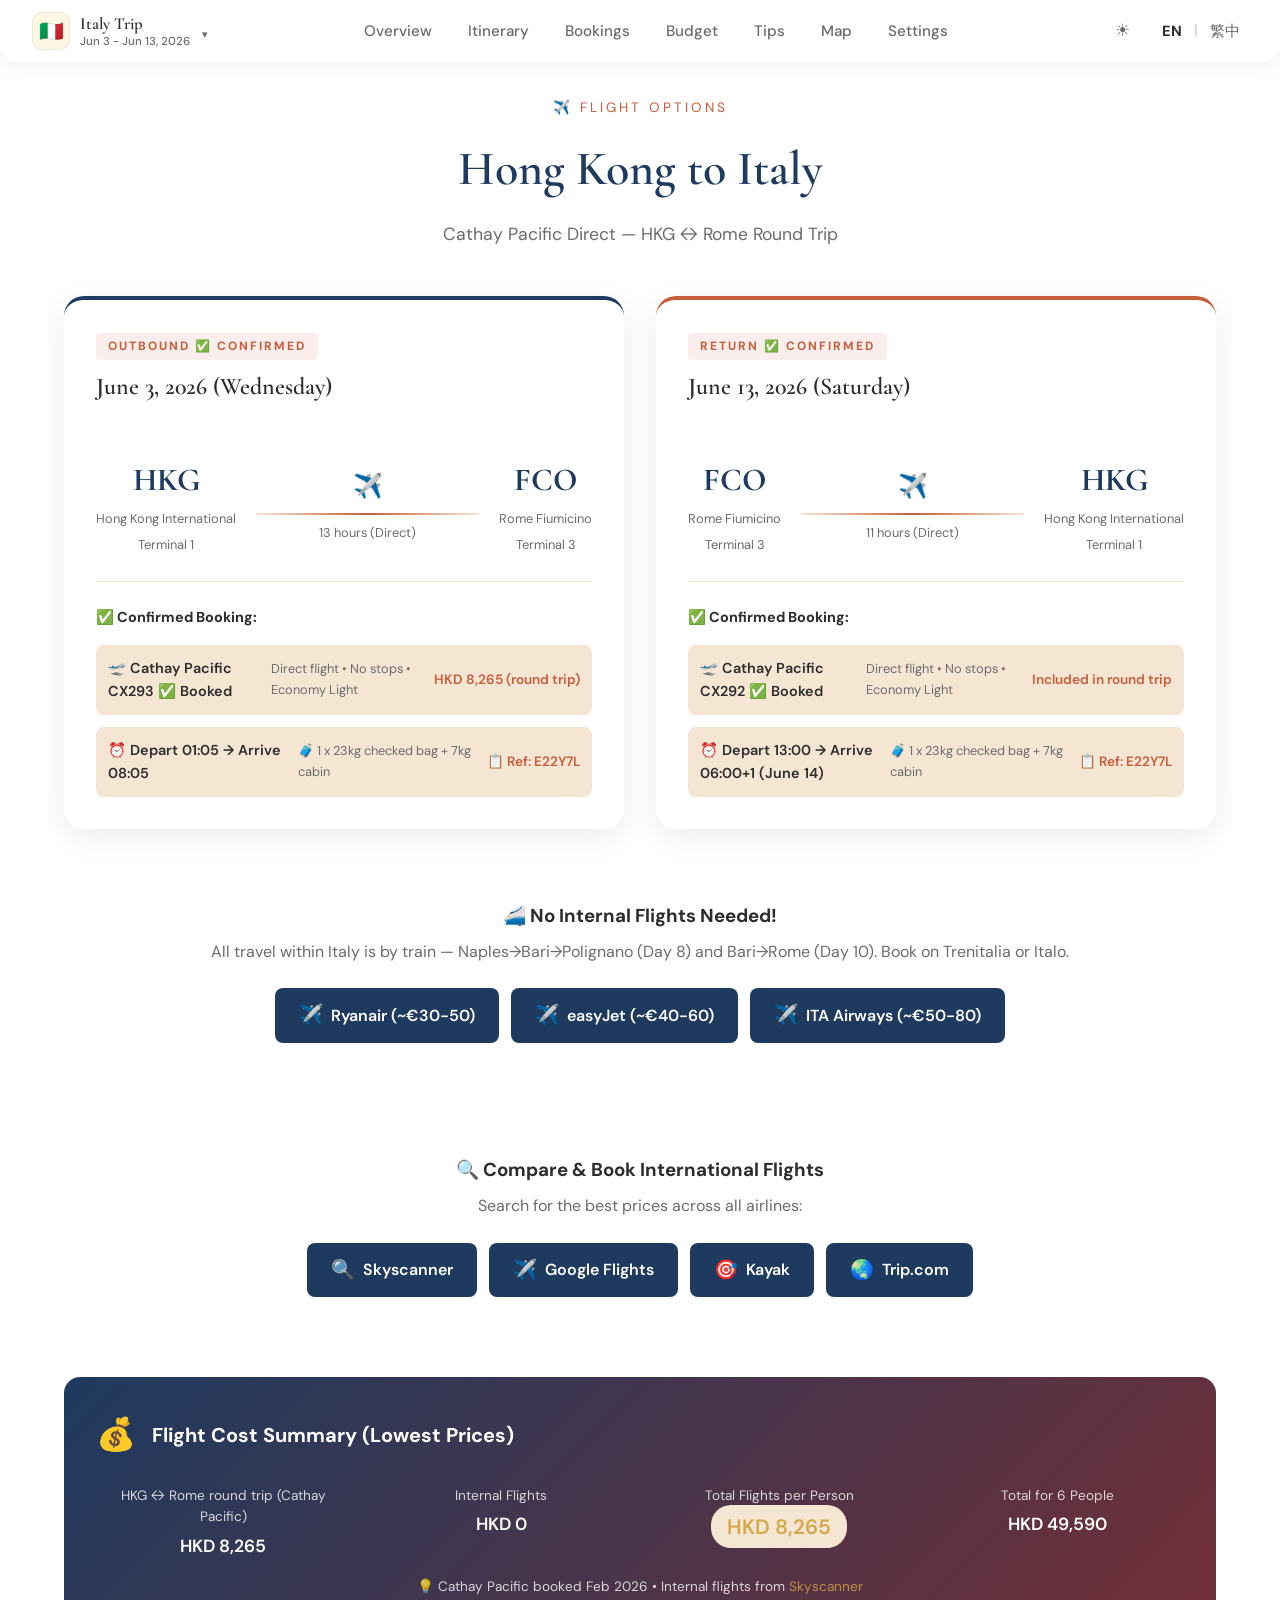
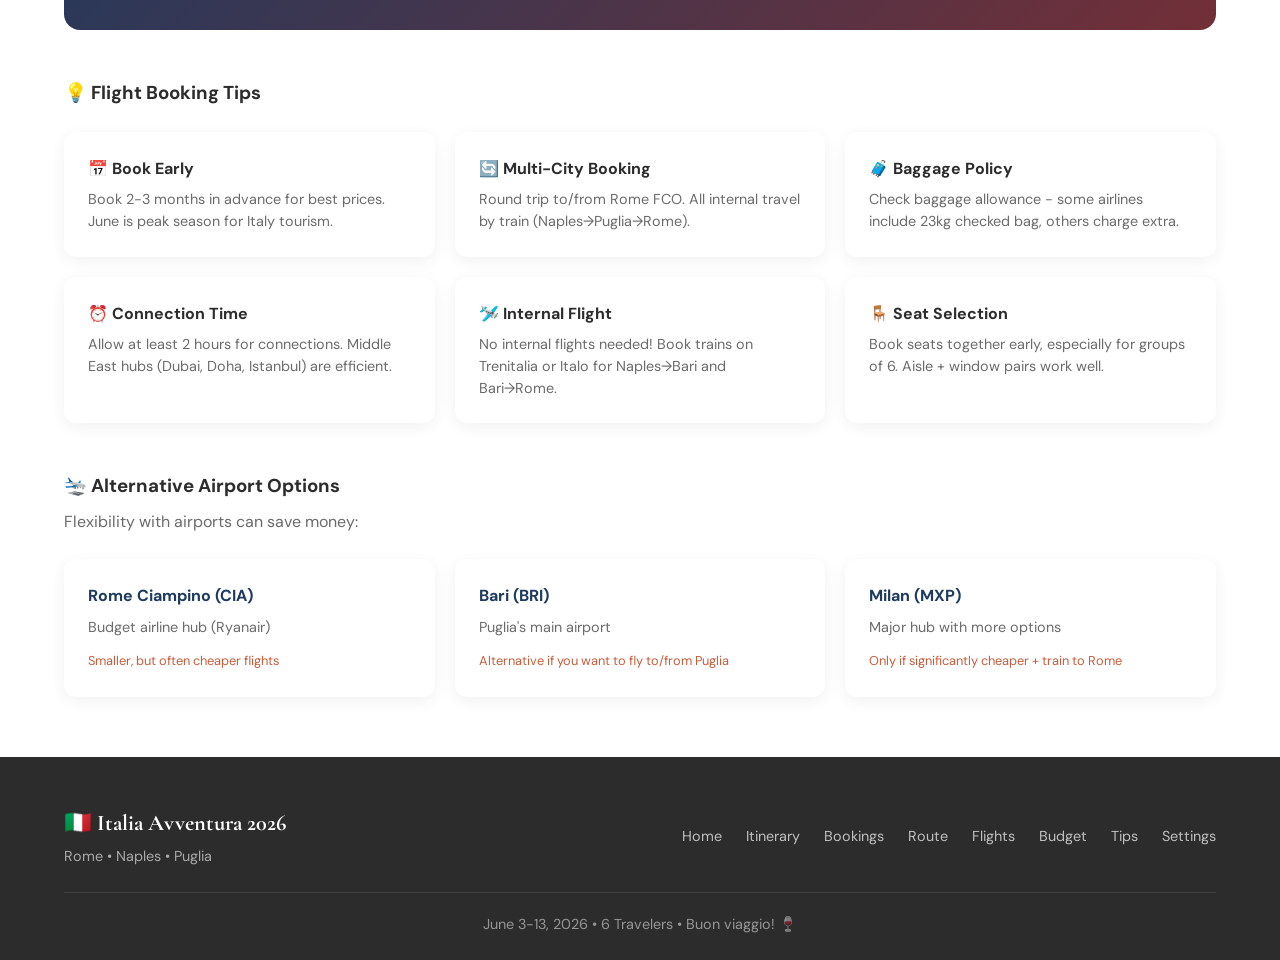
<file: flights.html>
<!DOCTYPE html>
<html lang="en">
<head>
    <meta charset="UTF-8">
    <meta name="viewport" content="width=device-width, initial-scale=1.0">
    <title>Flights | Italia Avventura 2026</title>
    <link rel="preconnect" href="https://fonts.googleapis.com">
    <link rel="preconnect" href="https://fonts.gstatic.com" crossorigin>
    <link href="https://fonts.googleapis.com/css2?family=Cormorant+Garamond:ital,wght@0,400;0,600;0,700;1,400&family=DM+Sans:wght@400;500;600;700&display=swap" rel="stylesheet">
    <link rel="stylesheet" href="styles.css?v=2026-05-09i">
</head>
<body class="page-body">
<header class="site-header">
        <a class="site-header-brand" href="index.html">
            <span class="brand-flag" aria-hidden="true">🇮🇹</span>
            <div class="brand-text">
                <span class="brand-title">Italy Trip</span>
                <span class="brand-subtitle" data-i18n="site-header-subtitle">Jun 3 - Jun 13, 2026</span>
            </div>
            <span class="brand-chevron" aria-hidden="true">▾</span>
        </a>
        <nav class="site-header-nav" aria-label="Main">
            <a href="index.html" data-i18n="nav-overview">Overview</a>
            <a href="itinerary.html" data-i18n="nav-itinerary">Itinerary</a>
            <a href="bookings.html" data-i18n="nav-bookings">Bookings</a>
            <a href="budget.html" data-i18n="nav-budget">Budget</a>
            <a href="tips.html" data-i18n="nav-tips">Tips</a>
            <a href="map.html" data-i18n="nav-route">Map</a>
            <a href="settings.html" data-i18n="nav-settings">Settings</a>
        </nav>
        <div class="site-header-controls">
            <button class="theme-toggle" type="button" title="Theme settings coming soon" aria-label="Toggle theme" onclick="handleThemeToggle(this)">☀</button>
            <div class="lang-switch" role="group" aria-label="Language">
                <button class="lang-btn lang-btn-en" type="button" onclick="setLanguage('en')">EN</button>
                <span class="lang-sep" aria-hidden="true">|</span>
                <button class="lang-btn lang-btn-zh" type="button" onclick="setLanguage('zh')">繁中</button>
            </div>
        </div>
        <button class="site-header-toggle" type="button" onclick="toggleMobileNav()" aria-label="Open menu">☰</button>
    </header>
<div class="mobile-nav" id="mobileNav">
        <a href="index.html" data-i18n="nav-overview">Overview</a>
        <a href="itinerary.html" data-i18n="nav-itinerary">Itinerary</a>
        <a href="bookings.html" data-i18n="nav-bookings">Bookings</a>
        <a href="budget.html" data-i18n="nav-budget">Budget</a>
        <a href="tips.html" data-i18n="nav-tips">Tips</a>
        <a href="map.html" data-i18n="nav-route">Map</a>
        <a href="settings.html" data-i18n="nav-settings">Settings</a>
        <button class="lang-toggle" onclick="toggleLanguage()">中文</button>
    </div>

    <main class="page-main">
        <div class="container">
            <div class="page-header">
                <span class="section-tag" data-i18n="flights-tag">✈️ Flight Options</span>
                <h1 data-i18n="flights-title">Hong Kong to Italy</h1>
                <p class="page-subtitle" data-i18n="flights-subtitle">Cathay Pacific Direct — HKG ↔ Rome Round Trip</p>
            </div>

            <div class="flights-grid">
                <!-- Outbound Flight -->
                <div class="flight-detail-card outbound">
                    <div class="flight-direction">
                        <span class="direction-label" data-i18n="flights-outbound">OUTBOUND ✅ CONFIRMED</span>
                        <span class="flight-date-big" data-i18n="flights-outbound-date">June 3, 2026 (Wednesday)</span>
                    </div>
                    <div class="flight-route">
                        <div class="airport">
                            <span class="airport-code">HKG</span>
                            <span class="airport-name">Hong Kong International<br>Terminal 1</span>
                        </div>
                        <div class="flight-arrow">
                            <span class="plane-icon">✈️</span>
                            <div class="arrow-line"></div>
                            <span class="flight-duration" data-i18n="flights-out-duration">13 hours (Direct)</span>
                        </div>
                        <div class="airport">
                            <span class="airport-code">FCO</span>
                            <span class="airport-name">Rome Fiumicino<br>Terminal 3</span>
                        </div>
                    </div>
                    <div class="flight-options">
                        <h4 data-i18n="flights-recommended">✅ Confirmed Booking:</h4>
                        <div class="airline-list">
                            <div class="airline best-deal">
                                <span class="airline-name" data-i18n="flights-best-deal">🛫 Cathay Pacific CX293 ✅ Booked</span>
                                <span class="airline-route" data-i18n="flights-ce-route-out">Direct flight • No stops • Economy Light</span>
                                <span class="airline-price">HKD 8,265 (round trip)</span>
                            </div>
                            <div class="airline">
                                <span class="airline-name" data-i18n="flights-out-time">⏰ Depart 01:05 → Arrive 08:05</span>
                                <span class="airline-route" data-i18n="flights-out-baggage">🧳 1 x 23kg checked bag + 7kg cabin</span>
                                <span class="airline-price" data-i18n="flights-out-ref">📋 Ref: E22Y7L</span>
                            </div>
                        </div>
                    </div>
                </div>

                <!-- Return Flight -->
                <div class="flight-detail-card return">
                    <div class="flight-direction">
                        <span class="direction-label" data-i18n="flights-return">RETURN ✅ CONFIRMED</span>
                        <span class="flight-date-big" data-i18n="flights-return-date">June 13, 2026 (Saturday)</span>
                    </div>
                    <div class="flight-route">
                        <div class="airport">
                            <span class="airport-code">FCO</span>
                            <span class="airport-name">Rome Fiumicino<br>Terminal 3</span>
                        </div>
                        <div class="flight-arrow">
                            <span class="plane-icon">✈️</span>
                            <div class="arrow-line"></div>
                            <span class="flight-duration" data-i18n="flights-ret-duration">11 hours (Direct)</span>
                        </div>
                        <div class="airport">
                            <span class="airport-code">HKG</span>
                            <span class="airport-name">Hong Kong International<br>Terminal 1</span>
                        </div>
                    </div>
                    <div class="flight-options">
                        <h4 data-i18n="flights-recommended-ret">✅ Confirmed Booking:</h4>
                        <div class="airline-list">
                            <div class="airline best-deal">
                                <span class="airline-name" data-i18n="flights-cathay-ret">🛫 Cathay Pacific CX292 ✅ Booked</span>
                                <span class="airline-route" data-i18n="flights-cathay-route-ret">Direct flight • No stops • Economy Light</span>
                                <span class="airline-price" data-i18n="flights-ret-price">Included in round trip</span>
                            </div>
                            <div class="airline">
                                <span class="airline-name" data-i18n="flights-ret-time">⏰ Depart 13:00 → Arrive 06:00+1 (June 14)</span>
                                <span class="airline-route" data-i18n="flights-ret-baggage">🧳 1 x 23kg checked bag + 7kg cabin</span>
                                <span class="airline-price" data-i18n="flights-ret-ref">📋 Ref: E22Y7L</span>
                            </div>
                        </div>
                    </div>
                </div>
            </div>

            <!-- Internal Flight -->
            <div class="booking-section" style="margin-bottom: 32px;">
                <h3 data-i18n="flights-internal-title">🚄 No Internal Flights Needed!</h3>
                <p data-i18n="flights-internal-desc">All travel within Italy is by train — Naples→Bari→Polignano (Day 8) and Bari→Rome (Day 10). Book on Trenitalia or Italo.</p>
                <div class="booking-buttons">
                    <a href="https://www.ryanair.com" target="_blank" class="booking-btn">
                        <span class="btn-icon">✈️</span>
                        <span>Ryanair (~€30-50)</span>
                    </a>
                    <a href="https://www.easyjet.com" target="_blank" class="booking-btn">
                        <span class="btn-icon">✈️</span>
                        <span>easyJet (~€40-60)</span>
                    </a>
                    <a href="https://www.ita-airways.com" target="_blank" class="booking-btn">
                        <span class="btn-icon">✈️</span>
                        <span>ITA Airways (~€50-80)</span>
                    </a>
                </div>
            </div>

            <!-- Booking Links -->
            <div class="booking-section">
                <h3 data-i18n="flights-compare-title">🔍 Compare & Book International Flights</h3>
                <p data-i18n="flights-compare-desc">Search for the best prices across all airlines:</p>
                <div class="booking-buttons">
                    <a href="https://www.skyscanner.com.hk/transport/flights/hkg/rome/260603/?adults=6" target="_blank" class="booking-btn skyscanner">
                        <span class="btn-icon">🔍</span>
                        <span>Skyscanner</span>
                    </a>
                    <a href="https://www.google.com/travel/flights?q=Flights%20to%20Rome%20from%20Hong%20Kong%20on%202026-06-03" target="_blank" class="booking-btn google">
                        <span class="btn-icon">✈️</span>
                        <span>Google Flights</span>
                    </a>
                    <a href="https://www.kayak.com.hk/flights/HKG-FCO/2026-06-03/FCO-HKG/2026-06-13?sort=bestflight_a" target="_blank" class="booking-btn kayak">
                        <span class="btn-icon">🎯</span>
                        <span>Kayak</span>
                    </a>
                    <a href="https://www.trip.com/flights/?locale=en_hk" target="_blank" class="booking-btn trip">
                        <span class="btn-icon">🌏</span>
                        <span>Trip.com</span>
                    </a>
                </div>
            </div>

            <!-- Flight Summary -->
            <div class="flight-summary-box">
                <div class="summary-header">
                    <span class="summary-icon">💰</span>
                    <h3 data-i18n="flights-summary-title">Flight Cost Summary (Lowest Prices)</h3>
                </div>
                <div class="summary-grid">
                    <div class="summary-item">
                        <span class="label" data-i18n="flights-sum-out">HKG ↔ Rome round trip (Cathay Pacific)</span>
                        <span class="value">HKD 8,265</span>
                    </div>
                    <div class="summary-item">
                        <span class="label" data-i18n="flights-sum-internal">Internal Flights</span>
                        <span class="value">HKD 0</span>
                    </div>
                    <div class="summary-item">
                        <span class="label" data-i18n="flights-sum-total">Total Flights per Person</span>
                        <span class="value highlight">HKD 8,265</span>
                    </div>
                    <div class="summary-item">
                        <span class="label" data-i18n="flights-sum-group">Total for 6 People</span>
                        <span class="value">HKD 49,590</span>
                    </div>
                </div>
                <p style="text-align: center; margin-top: 16px; font-size: 0.85rem; opacity: 0.8;" data-i18n="flights-sum-note">
                    💡 Cathay Pacific booked Feb 2026 • Internal flights from <a href="https://www.skyscanner.com.hk/" target="_blank" style="color: var(--tuscany-gold);">Skyscanner</a>
                </p>
            </div>

            <!-- Booking Tips -->
            <div class="booking-tips">
                <h3 data-i18n="flights-tips-title">💡 Flight Booking Tips</h3>
                <div class="tips-grid">
                    <div class="tip-card-small">
                        <h4 data-i18n="flights-tip1-title">📅 Book Early</h4>
                        <p data-i18n="flights-tip1-desc">Book 2-3 months in advance for best prices. June is peak season for Italy tourism.</p>
                    </div>
                    <div class="tip-card-small">
                        <h4 data-i18n="flights-tip2-title">🔄 Multi-City Booking</h4>
                        <p data-i18n="flights-tip2-desc">Round trip to/from Rome FCO. All internal travel by train (Naples→Puglia→Rome).</p>
                    </div>
                    <div class="tip-card-small">
                        <h4 data-i18n="flights-tip3-title">🧳 Baggage Policy</h4>
                        <p data-i18n="flights-tip3-desc">Check baggage allowance - some airlines include 23kg checked bag, others charge extra.</p>
                    </div>
                    <div class="tip-card-small">
                        <h4 data-i18n="flights-tip4-title">⏰ Connection Time</h4>
                        <p data-i18n="flights-tip4-desc">Allow at least 2 hours for connections. Middle East hubs (Dubai, Doha, Istanbul) are efficient.</p>
                    </div>
                    <div class="tip-card-small">
                        <h4 data-i18n="flights-tip5-title">🛩️ Internal Flight</h4>
                        <p data-i18n="flights-tip5-desc">No internal flights needed! Book trains on Trenitalia or Italo for Naples→Bari and Bari→Rome.</p>
                    </div>
                    <div class="tip-card-small">
                        <h4 data-i18n="flights-tip6-title">🪑 Seat Selection</h4>
                        <p data-i18n="flights-tip6-desc">Book seats together early, especially for groups of 6. Aisle + window pairs work well.</p>
                    </div>
                </div>
            </div>

            <!-- Alternative Airports -->
            <div class="alternative-section">
                <h3 data-i18n="flights-alt-title">🛬 Alternative Airport Options</h3>
                <p data-i18n="flights-alt-desc">Flexibility with airports can save money:</p>
                <div class="alternatives-grid">
                    <div class="alternative-card">
                        <h4 data-i18n="flights-alt1-title">Rome Ciampino (CIA)</h4>
                        <p data-i18n="flights-alt1-desc">Budget airline hub (Ryanair)</p>
                        <span class="alt-note" data-i18n="flights-alt1-note">Smaller, but often cheaper flights</span>
                    </div>
                    <div class="alternative-card">
                        <h4 data-i18n="flights-alt2-title">Bari (BRI)</h4>
                        <p data-i18n="flights-alt2-desc">Puglia's main airport</p>
                        <span class="alt-note" data-i18n="flights-alt2-note">Alternative if you want to fly to/from Puglia</span>
                    </div>
                    <div class="alternative-card">
                        <h4 data-i18n="flights-alt3-title">Milan (MXP)</h4>
                        <p data-i18n="flights-alt3-desc">Major hub with more options</p>
                        <span class="alt-note" data-i18n="flights-alt3-note">Only if significantly cheaper + train to Rome</span>
                    </div>
                </div>
            </div>
        </div>
    </main>

    <footer class="footer">
        <div class="container">
            <div class="footer-content">
                <div class="footer-brand">
                    <h3>🇮🇹 Italia Avventura 2026</h3>
                    <p data-i18n="footer-cities">Rome • Naples • Puglia</p>
                </div>
                <div class="footer-nav">
                    <a href="index.html" data-i18n="nav-home">Home</a>
                    <a href="itinerary.html" data-i18n="nav-itinerary">Itinerary</a>
                    <a href="bookings.html" data-i18n="nav-bookings">Bookings</a>
                    <a href="map.html" data-i18n="nav-route">Route</a>
                    <a href="flights.html" data-i18n="nav-flights">Flights</a>
                    <a href="budget.html" data-i18n="nav-budget">Budget</a>
                    <a href="tips.html" data-i18n="nav-tips">Tips</a>
                    <a href="settings.html" data-i18n="nav-settings">Settings</a>
                </div>
            </div>
            <div class="footer-bottom">
                <p data-i18n="footer-bottom">June 3-13, 2026 • 6 Travelers • Buon viaggio! 🍷</p>
            </div>
        </div>
    </footer>

    <script src="translations.js?v=2026-05-05b"></script>
    <script src="script.js?v=2026-05-05b"></script>
</body>
</html>
</file>
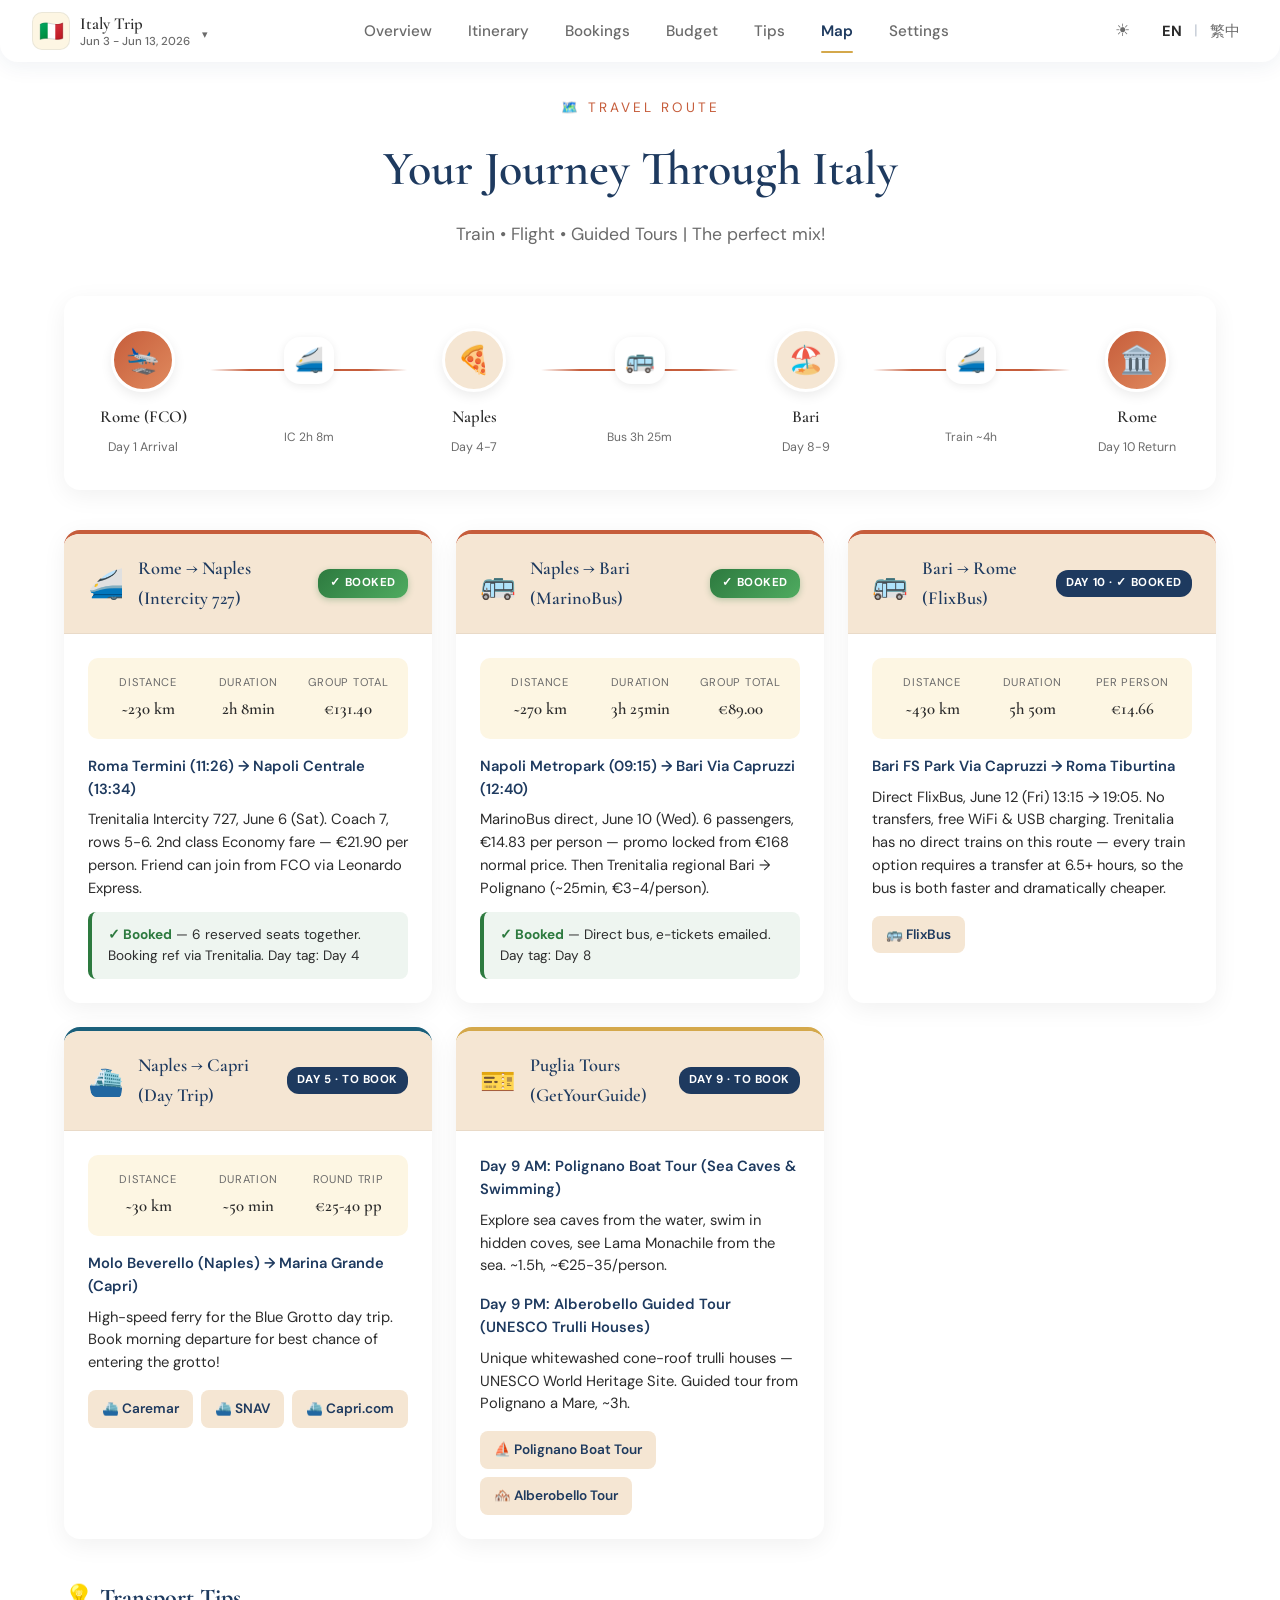
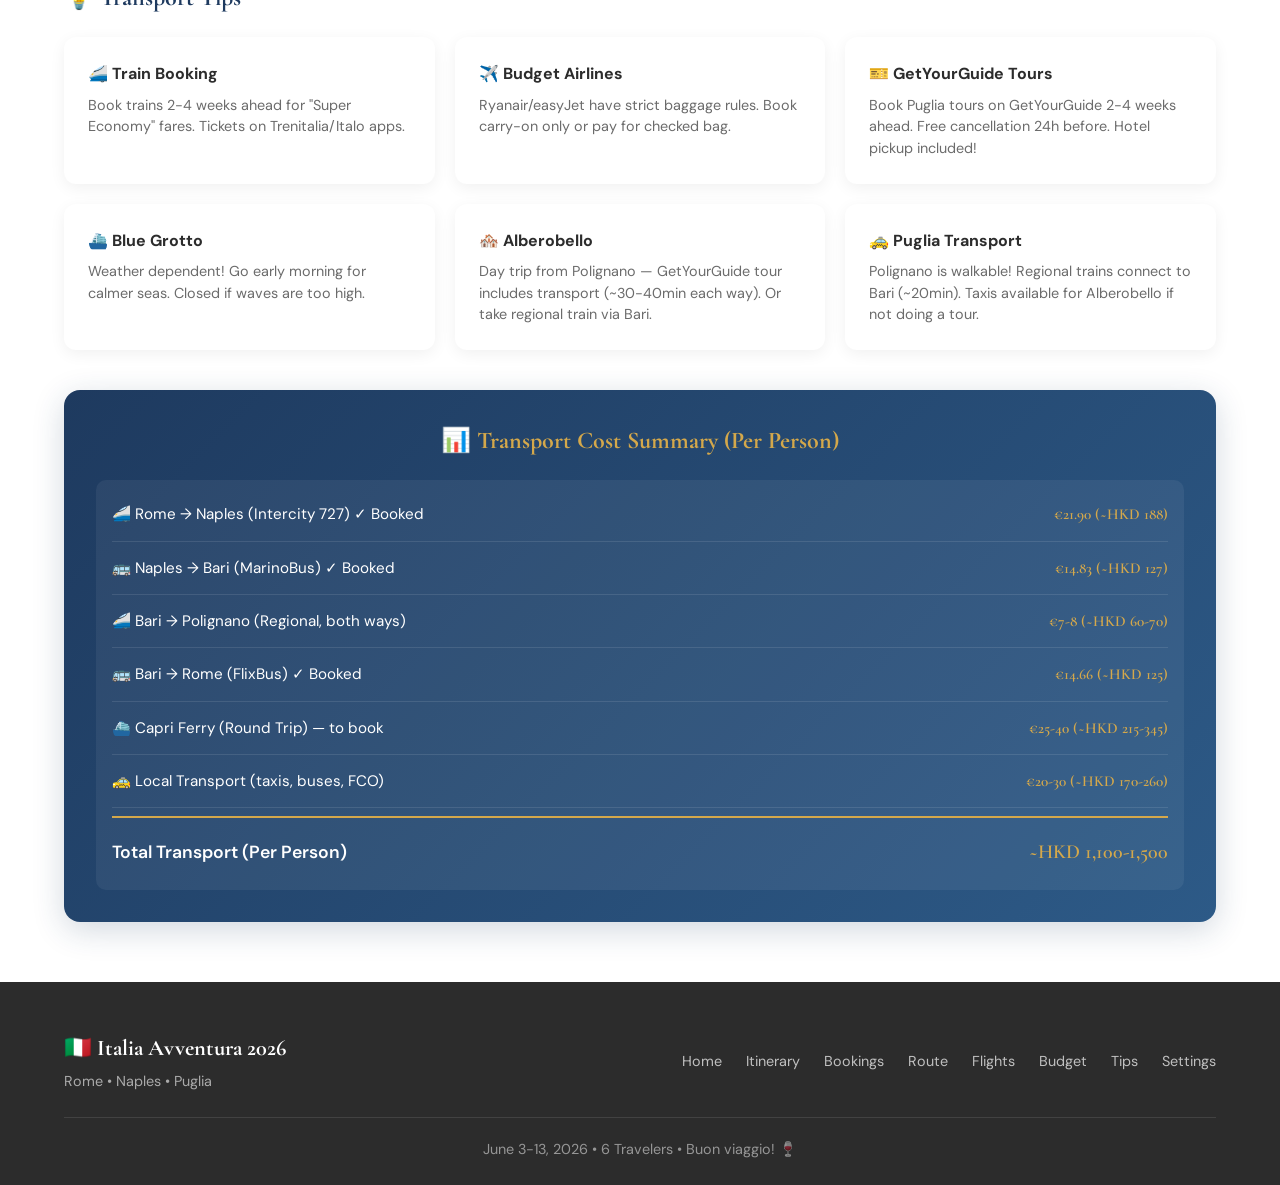
<file: map.html>
<!DOCTYPE html>
<html lang="en">
<head>
    <meta charset="UTF-8">
    <meta name="viewport" content="width=device-width, initial-scale=1.0">
    <title>Route Map | Italia Avventura 2026</title>
    <link rel="preconnect" href="https://fonts.googleapis.com">
    <link rel="preconnect" href="https://fonts.gstatic.com" crossorigin>
    <link href="https://fonts.googleapis.com/css2?family=Cormorant+Garamond:ital,wght@0,400;0,600;0,700;1,400&family=DM+Sans:wght@400;500;600;700&display=swap" rel="stylesheet">
    <link rel="stylesheet" href="styles.css?v=2026-05-09i">
</head>
<body class="page-body">
<header class="site-header">
        <a class="site-header-brand" href="index.html">
            <span class="brand-flag" aria-hidden="true">🇮🇹</span>
            <div class="brand-text">
                <span class="brand-title">Italy Trip</span>
                <span class="brand-subtitle" data-i18n="site-header-subtitle">Jun 3 - Jun 13, 2026</span>
            </div>
            <span class="brand-chevron" aria-hidden="true">▾</span>
        </a>
        <nav class="site-header-nav" aria-label="Main">
            <a href="index.html" data-i18n="nav-overview">Overview</a>
            <a href="itinerary.html" data-i18n="nav-itinerary">Itinerary</a>
            <a href="bookings.html" data-i18n="nav-bookings">Bookings</a>
            <a href="budget.html" data-i18n="nav-budget">Budget</a>
            <a href="tips.html" data-i18n="nav-tips">Tips</a>
            <a href="map.html" class="active" data-i18n="nav-route">Map</a>
            <a href="settings.html" data-i18n="nav-settings">Settings</a>
        </nav>
        <div class="site-header-controls">
            <button class="theme-toggle" type="button" title="Theme settings coming soon" aria-label="Toggle theme" onclick="handleThemeToggle(this)">☀</button>
            <div class="lang-switch" role="group" aria-label="Language">
                <button class="lang-btn lang-btn-en" type="button" onclick="setLanguage('en')">EN</button>
                <span class="lang-sep" aria-hidden="true">|</span>
                <button class="lang-btn lang-btn-zh" type="button" onclick="setLanguage('zh')">繁中</button>
            </div>
        </div>
        <button class="site-header-toggle" type="button" onclick="toggleMobileNav()" aria-label="Open menu">☰</button>
    </header>
<div class="mobile-nav" id="mobileNav">
        <a href="index.html" data-i18n="nav-overview">Overview</a>
        <a href="itinerary.html" data-i18n="nav-itinerary">Itinerary</a>
        <a href="bookings.html" data-i18n="nav-bookings">Bookings</a>
        <a href="budget.html" data-i18n="nav-budget">Budget</a>
        <a href="tips.html" data-i18n="nav-tips">Tips</a>
        <a href="map.html" class="active" data-i18n="nav-route">Map</a>
        <a href="settings.html" data-i18n="nav-settings">Settings</a>
        <button class="lang-toggle" onclick="toggleLanguage()">中文</button>
    </div>

    <main class="page-main">
        <div class="container">
            <div class="page-header">
                <span class="section-tag" data-i18n="map-tag">🗺️ Travel Route</span>
                <h1 data-i18n="map-title">Your Journey Through Italy</h1>
                <p class="page-subtitle" data-i18n="map-subtitle">Train • Flight • Guided Tours | The perfect mix!</p>
            </div>

            <!-- Route Overview -->
            <div class="route-overview">
                <div class="route-visual">
                    <div class="route-stop">
                        <div class="stop-marker start">🛬</div>
                        <div class="stop-info">
                            <h4>Rome (FCO)</h4>
                            <span data-i18n="map-rome-arrival">Day 1 Arrival</span>
                        </div>
                    </div>
                    <div class="route-connector train">
                        <span class="connector-icon">🚄</span>
                        <span class="connector-text" data-i18n="map-train-label">IC 2h 8m</span>
                    </div>
                    <div class="route-stop">
                        <div class="stop-marker">🍕</div>
                        <div class="stop-info">
                            <h4>Naples</h4>
                            <span data-i18n="map-naples-days">Day 4-7</span>
                        </div>
                    </div>
                    <div class="route-connector train">
                        <span class="connector-icon">🚌</span>
                        <span class="connector-text" data-i18n="map-flight-label">Bus 3h 25m</span>
                    </div>
                    <div class="route-stop">
                        <div class="stop-marker">🏖️</div>
                        <div class="stop-info">
                            <h4>Bari</h4>
                            <span data-i18n="map-puglia-days">Day 8-9</span>
                        </div>
                    </div>
                    <div class="route-connector train">
                        <span class="connector-icon">🚄</span>
                        <span class="connector-text" data-i18n="map-train3-label">Train ~4h</span>
                    </div>
                    <div class="route-stop">
                        <div class="stop-marker end">🏛️</div>
                        <div class="stop-info">
                            <h4>Rome</h4>
                            <span data-i18n="map-rome-return">Day 10 Return</span>
                        </div>
                    </div>
                </div>
            </div>

            <!-- Transport Details -->
            <div class="transport-cards">
                <!-- Rome → Naples Train (BOOKED) -->
                <div class="transport-card train-card">
                    <div class="card-header">
                        <span class="transport-icon">🚄</span>
                        <h3 data-i18n="map-train-title">Rome → Naples (Intercity 727)</h3>
                        <span class="booked-badge" data-i18n="map-booked">✓ Booked</span>
                    </div>
                    <div class="card-content">
                        <div class="route-stats">
                            <div class="stat">
                                <span class="stat-label" data-i18n="map-distance">Distance</span>
                                <span class="stat-value">~230 km</span>
                            </div>
                            <div class="stat">
                                <span class="stat-label" data-i18n="map-duration">Duration</span>
                                <span class="stat-value">2h 8min</span>
                            </div>
                            <div class="stat">
                                <span class="stat-label" data-i18n="map-cost">Group total</span>
                                <span class="stat-value">€131.40</span>
                            </div>
                        </div>
                        <div class="route-details">
                            <p><strong data-i18n="map-train-route">Roma Termini (11:26) → Napoli Centrale (13:34)</strong></p>
                            <p data-i18n="map-train-desc">Trenitalia Intercity 727, June 6 (Sat). Coach 7, rows 5-6. 2nd class Economy fare — €21.90 per person. Friend can join from FCO via Leonardo Express.</p>
                        </div>
                        <div class="booking-confirmed" data-i18n="map-train-booked">
                            <strong>✓ Booked</strong> — 6 reserved seats together. Booking ref via Trenitalia. Day tag: Day 4
                        </div>
                    </div>
                </div>

                <!-- Naples → Bari Bus (BOOKED) -->
                <div class="transport-card train-card">
                    <div class="card-header">
                        <span class="transport-icon">🚌</span>
                        <h3 data-i18n="map-flight-title">Naples → Bari (MarinoBus)</h3>
                        <span class="booked-badge" data-i18n="map-booked">✓ Booked</span>
                    </div>
                    <div class="card-content">
                        <div class="route-stats">
                            <div class="stat">
                                <span class="stat-label" data-i18n="map-distance">Distance</span>
                                <span class="stat-value">~270 km</span>
                            </div>
                            <div class="stat">
                                <span class="stat-label" data-i18n="map-duration">Duration</span>
                                <span class="stat-value">3h 25min</span>
                            </div>
                            <div class="stat">
                                <span class="stat-label" data-i18n="map-cost">Group total</span>
                                <span class="stat-value">€89.00</span>
                            </div>
                        </div>
                        <div class="route-details">
                            <p><strong data-i18n="map-flight-route">Napoli Metropark (09:15) → Bari Via Capruzzi (12:40)</strong></p>
                            <p data-i18n="map-flight-desc">MarinoBus direct, June 10 (Wed). 6 passengers, €14.83 per person — promo locked from €168 normal price. Then Trenitalia regional Bari → Polignano (~25min, €3-4/person).</p>
                        </div>
                        <div class="booking-confirmed" data-i18n="map-bus-booked">
                            <strong>✓ Booked</strong> — Direct bus, e-tickets emailed. Day tag: Day 8
                        </div>
                    </div>
                </div>

                <!-- Bari → Rome FlixBus (BOOKED) -->
                <div class="transport-card train-card">
                    <div class="card-header">
                        <span class="transport-icon">🚌</span>
                        <h3 data-i18n="map-train3-title">Bari → Rome (FlixBus)</h3>
                        <span class="day-tag" data-i18n="map-train3-day">Day 10 · ✓ BOOKED</span>
                    </div>
                    <div class="card-content">
                        <div class="route-stats">
                            <div class="stat">
                                <span class="stat-label" data-i18n="map-distance">Distance</span>
                                <span class="stat-value">~430 km</span>
                            </div>
                            <div class="stat">
                                <span class="stat-label" data-i18n="map-duration">Duration</span>
                                <span class="stat-value">5h 50m</span>
                            </div>
                            <div class="stat">
                                <span class="stat-label" data-i18n="map-cost">Per person</span>
                                <span class="stat-value">€14.66</span>
                            </div>
                        </div>
                        <div class="route-details">
                            <p><strong data-i18n="map-train3-route">Bari FS Park Via Capruzzi → Roma Tiburtina</strong></p>
                            <p data-i18n="map-train3-desc">Direct FlixBus, June 12 (Fri) 13:15 → 19:05. No transfers, free WiFi & USB charging. Trenitalia has no direct trains on this route — every train option requires a transfer at 6.5+ hours, so the bus is both faster and dramatically cheaper.</p>
                        </div>
                        <div class="booking-links">
                            <a href="https://www.flixbus.com/" target="_blank" class="booking-link">
                                🚌 FlixBus
                            </a>
                        </div>
                    </div>
                </div>

                <!-- Capri Ferry (TO BOOK) -->
                <div class="transport-card ferry-card">
                    <div class="card-header">
                        <span class="transport-icon">⛴️</span>
                        <h3 data-i18n="map-ferry-title">Naples → Capri (Day Trip)</h3>
                        <span class="day-tag" data-i18n="map-ferry-day">Day 5 · TO BOOK</span>
                    </div>
                    <div class="card-content">
                        <div class="route-stats">
                            <div class="stat">
                                <span class="stat-label" data-i18n="map-distance">Distance</span>
                                <span class="stat-value">~30 km</span>
                            </div>
                            <div class="stat">
                                <span class="stat-label" data-i18n="map-duration">Duration</span>
                                <span class="stat-value">~50 min</span>
                            </div>
                            <div class="stat">
                                <span class="stat-label" data-i18n="map-cost">Round trip</span>
                                <span class="stat-value">€25-40 pp</span>
                            </div>
                        </div>
                        <div class="route-details">
                            <p><strong data-i18n="map-ferry-route">Molo Beverello (Naples) → Marina Grande (Capri)</strong></p>
                            <p data-i18n="map-ferry-desc">High-speed ferry for the Blue Grotto day trip. Book morning departure for best chance of entering the grotto!</p>
                        </div>
                        <div class="booking-links">
                            <a href="https://www.caremar.it/" target="_blank" class="booking-link">
                                ⛴️ Caremar
                            </a>
                            <a href="https://www.snav.it/" target="_blank" class="booking-link">
                                ⛴️ SNAV
                            </a>
                            <a href="https://www.capri.com/en/ferry-schedule" target="_blank" class="booking-link">
                                ⛴️ Capri.com
                            </a>
                        </div>
                    </div>
                </div>

                <!-- Puglia Tours (TO BOOK) -->
                <div class="transport-card tour-card">
                    <div class="card-header">
                        <span class="transport-icon">🎫</span>
                        <h3 data-i18n="map-tours-title">Puglia Tours (GetYourGuide)</h3>
                        <span class="day-tag" data-i18n="map-tours-day">Day 9 · TO BOOK</span>
                    </div>
                    <div class="card-content">
                        <div class="route-details">
                            <p><strong data-i18n="map-tour1-name">Day 9 AM: Polignano Boat Tour (Sea Caves & Swimming)</strong></p>
                            <p data-i18n="map-tour1-desc">Explore sea caves from the water, swim in hidden coves, see Lama Monachile from the sea. ~1.5h, ~€25-35/person.</p>
                        </div>
                        <div class="route-details" style="margin-top: 16px;">
                            <p><strong data-i18n="map-tour2-name">Day 9 PM: Alberobello Guided Tour (UNESCO Trulli Houses)</strong></p>
                            <p data-i18n="map-tour2-desc">Unique whitewashed cone-roof trulli houses — UNESCO World Heritage Site. Guided tour from Polignano a Mare, ~3h.</p>
                        </div>
                        <div class="booking-links">
                            <a href="https://www.getyourguide.com/polignano-a-mare-l96415/" target="_blank" class="booking-link">
                                ⛵ Polignano Boat Tour
                            </a>
                            <a href="https://www.getyourguide.com/polignano-a-mare-l96415/from-polignano-a-mare-alberobello-guided-tour-t570600/" target="_blank" class="booking-link">
                                🏘️ Alberobello Tour
                            </a>
                        </div>
                    </div>
                </div>
            </div>

            <!-- Transport Tips -->
            <div class="transport-tips">
                <h3 data-i18n="map-tips-title">💡 Transport Tips</h3>
                <div class="tips-grid">
                    <div class="tip-card-small">
                        <h4 data-i18n="map-tip1-title">🚄 Train Booking</h4>
                        <p data-i18n="map-tip1-desc">Book trains 2-4 weeks ahead for "Super Economy" fares. Tickets on Trenitalia/Italo apps.</p>
                    </div>
                    <div class="tip-card-small">
                        <h4 data-i18n="map-tip2-title">✈️ Budget Airlines</h4>
                        <p data-i18n="map-tip2-desc">Ryanair/easyJet have strict baggage rules. Book carry-on only or pay for checked bag.</p>
                    </div>
                    <div class="tip-card-small">
                        <h4 data-i18n="map-tip3-title">🎫 GetYourGuide Tours</h4>
                        <p data-i18n="map-tip3-desc">Book Puglia tours on GetYourGuide 2-4 weeks ahead. Free cancellation 24h before. Hotel pickup included!</p>
                    </div>
                    <div class="tip-card-small">
                        <h4 data-i18n="map-tip4-title">⛴️ Blue Grotto</h4>
                        <p data-i18n="map-tip4-desc">Weather dependent! Go early morning for calmer seas. Closed if waves are too high.</p>
                    </div>
                    <div class="tip-card-small">
                        <h4 data-i18n="map-tip5-title">🏘️ Alberobello</h4>
                        <p data-i18n="map-tip5-desc">Day trip from Polignano — GetYourGuide tour includes transport (~30-40min each way). Or take regional train via Bari.</p>
                    </div>
                    <div class="tip-card-small">
                        <h4 data-i18n="map-tip6-title">🚕 Puglia Transport</h4>
                        <p data-i18n="map-tip6-desc">Polignano is walkable! Regional trains connect to Bari (~20min). Taxis available for Alberobello if not doing a tour.</p>
                    </div>
                </div>
            </div>

            <!-- Summary -->
            <div class="route-summary">
                <h3 data-i18n="map-summary-title">📊 Transport Cost Summary (Per Person)</h3>
                <div class="summary-table">
                    <div class="summary-row">
                        <span data-i18n="map-sum-train">🚄 Rome → Naples (Intercity 727) ✓ Booked</span>
                        <span>€21.90 (~HKD 188)</span>
                    </div>
                    <div class="summary-row">
                        <span data-i18n="map-sum-flight">🚌 Naples → Bari (MarinoBus) ✓ Booked</span>
                        <span>€14.83 (~HKD 127)</span>
                    </div>
                    <div class="summary-row">
                        <span data-i18n="map-sum-polignano">🚄 Bari → Polignano (Regional, both ways)</span>
                        <span>€7-8 (~HKD 60-70)</span>
                    </div>
                    <div class="summary-row">
                        <span data-i18n="map-sum-train3">🚌 Bari → Rome (FlixBus) ✓ Booked</span>
                        <span>€14.66 (~HKD 125)</span>
                    </div>
                    <div class="summary-row">
                        <span data-i18n="map-sum-ferry">⛴️ Capri Ferry (Round Trip) — to book</span>
                        <span>€25-40 (~HKD 215-345)</span>
                    </div>
                    <div class="summary-row">
                        <span data-i18n="map-sum-local">🚕 Local Transport (taxis, buses, FCO)</span>
                        <span>€20-30 (~HKD 170-260)</span>
                    </div>
                    <div class="summary-row total">
                        <span data-i18n="map-sum-total">Total Transport (Per Person)</span>
                        <span>~HKD 1,100-1,500</span>
                    </div>
                </div>
            </div>
        </div>
    </main>

    <footer class="footer">
        <div class="container">
            <div class="footer-content">
                <div class="footer-brand">
                    <h3>🇮🇹 Italia Avventura 2026</h3>
                    <p data-i18n="footer-cities">Rome • Naples • Puglia</p>
                </div>
                <div class="footer-nav">
                    <a href="index.html" data-i18n="nav-home">Home</a>
                    <a href="itinerary.html" data-i18n="nav-itinerary">Itinerary</a>
                    <a href="bookings.html" data-i18n="nav-bookings">Bookings</a>
                    <a href="map.html" data-i18n="nav-route">Route</a>
                    <a href="flights.html" data-i18n="nav-flights">Flights</a>
                    <a href="budget.html" data-i18n="nav-budget">Budget</a>
                    <a href="tips.html" data-i18n="nav-tips">Tips</a>
                    <a href="settings.html" data-i18n="nav-settings">Settings</a>
                </div>
            </div>
            <div class="footer-bottom">
                <p data-i18n="footer-bottom">June 3-13, 2026 • 6 Travelers • Buon viaggio! 🍷</p>
            </div>
        </div>
    </footer>

    <script src="translations.js?v=2026-05-05b"></script>
    <script src="script.js?v=2026-05-05b"></script>
</body>
</html>
</file>
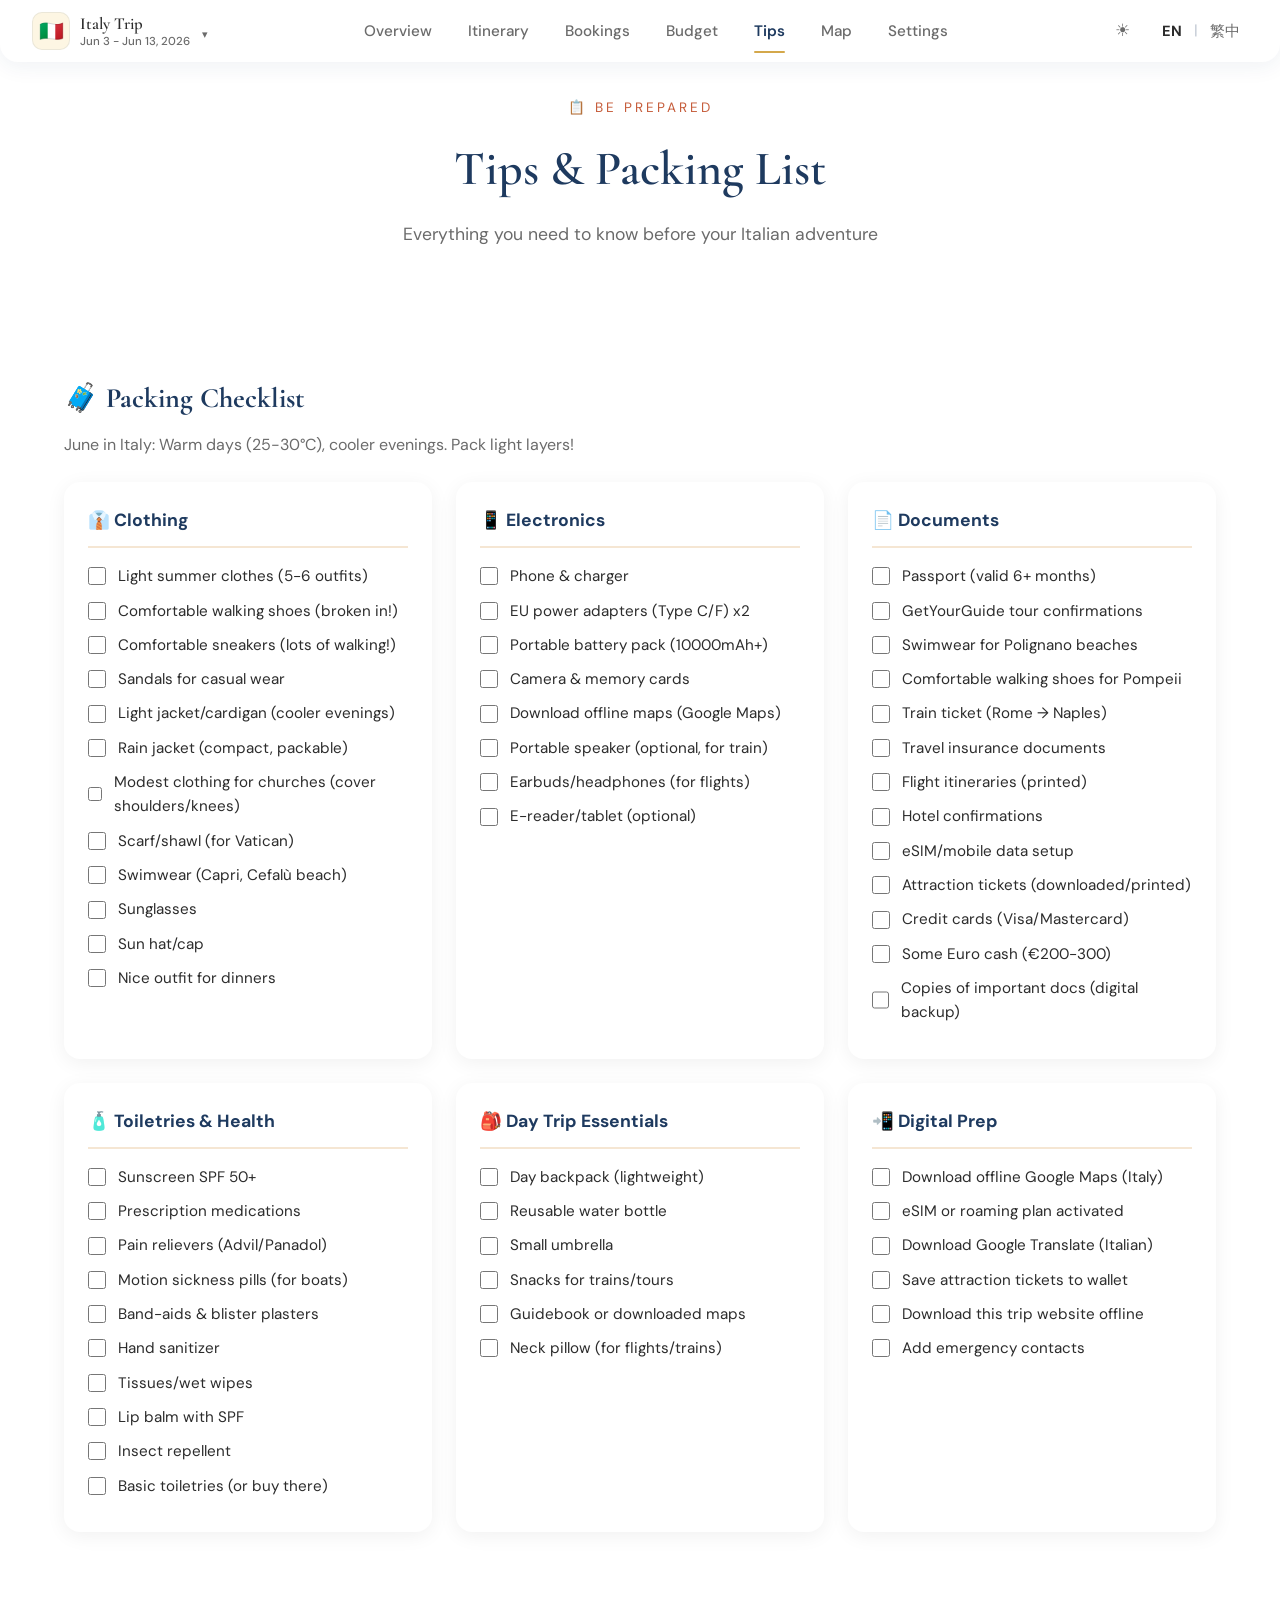
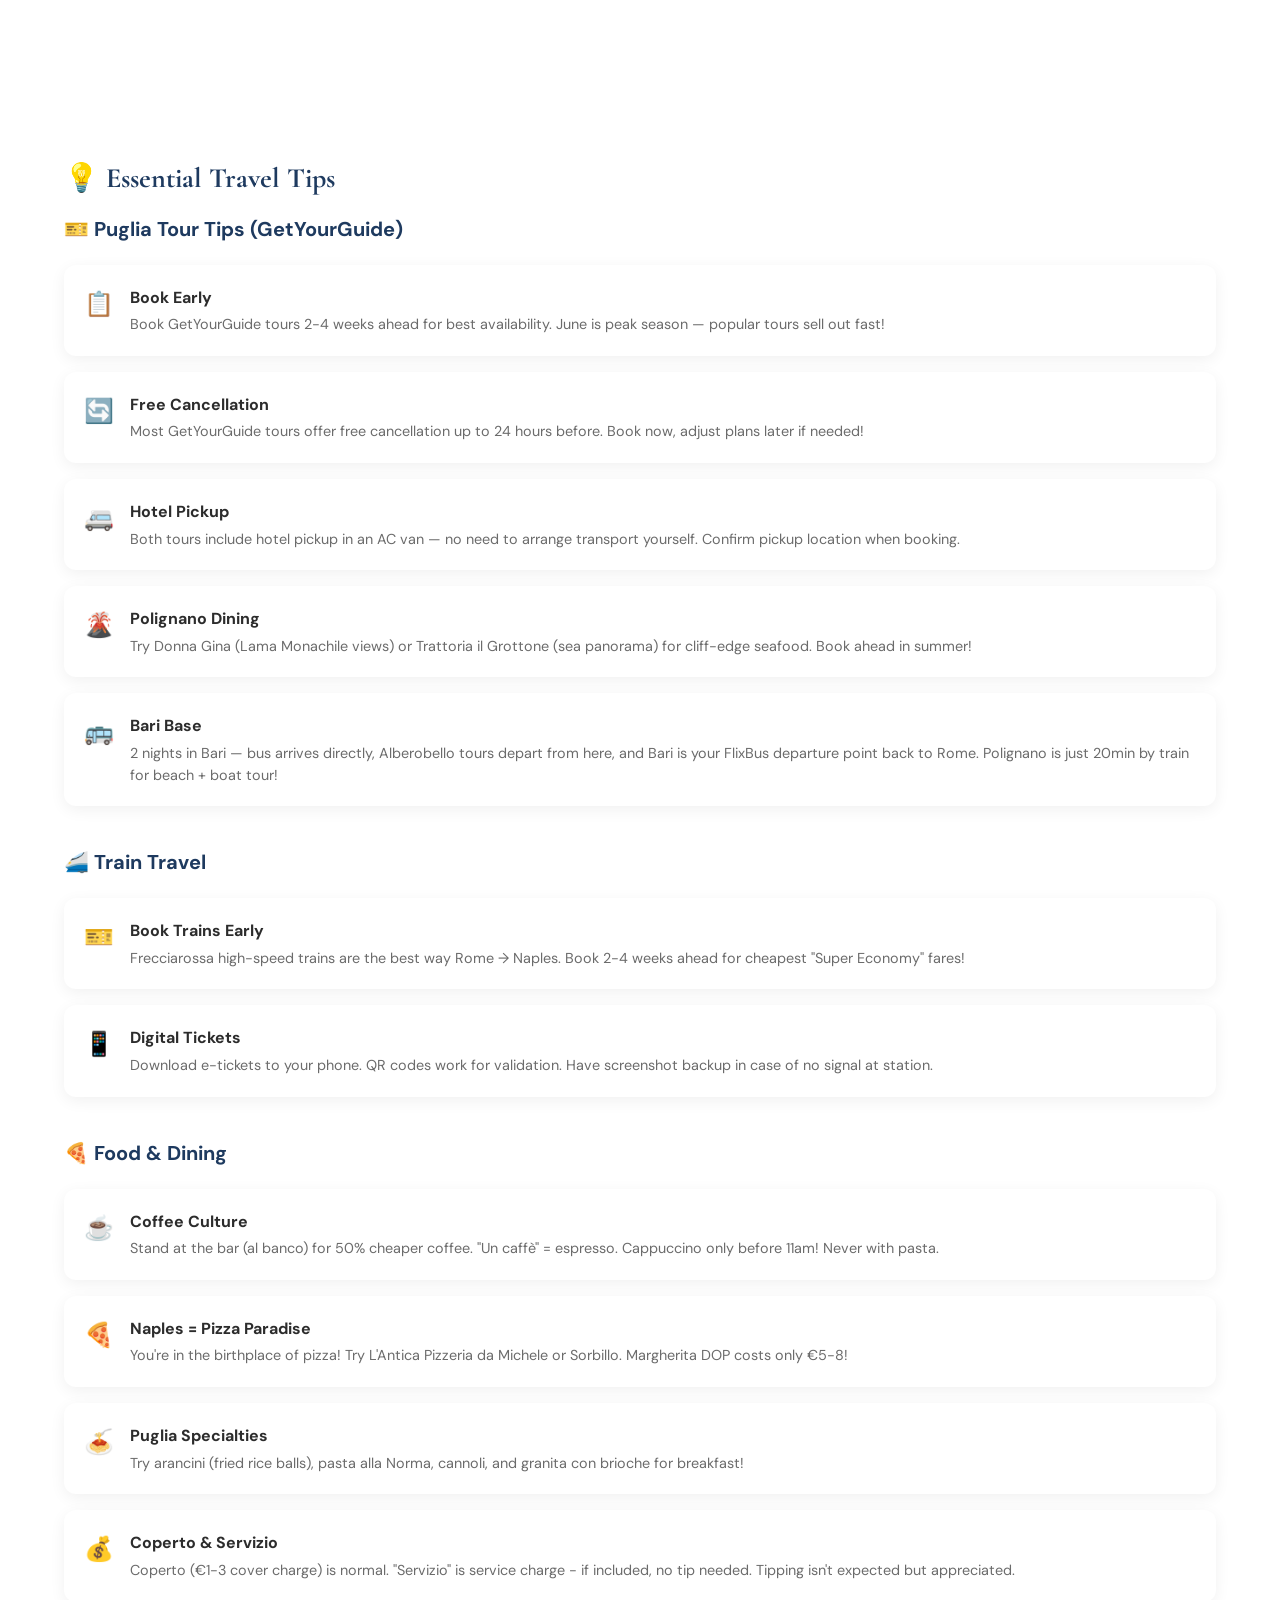
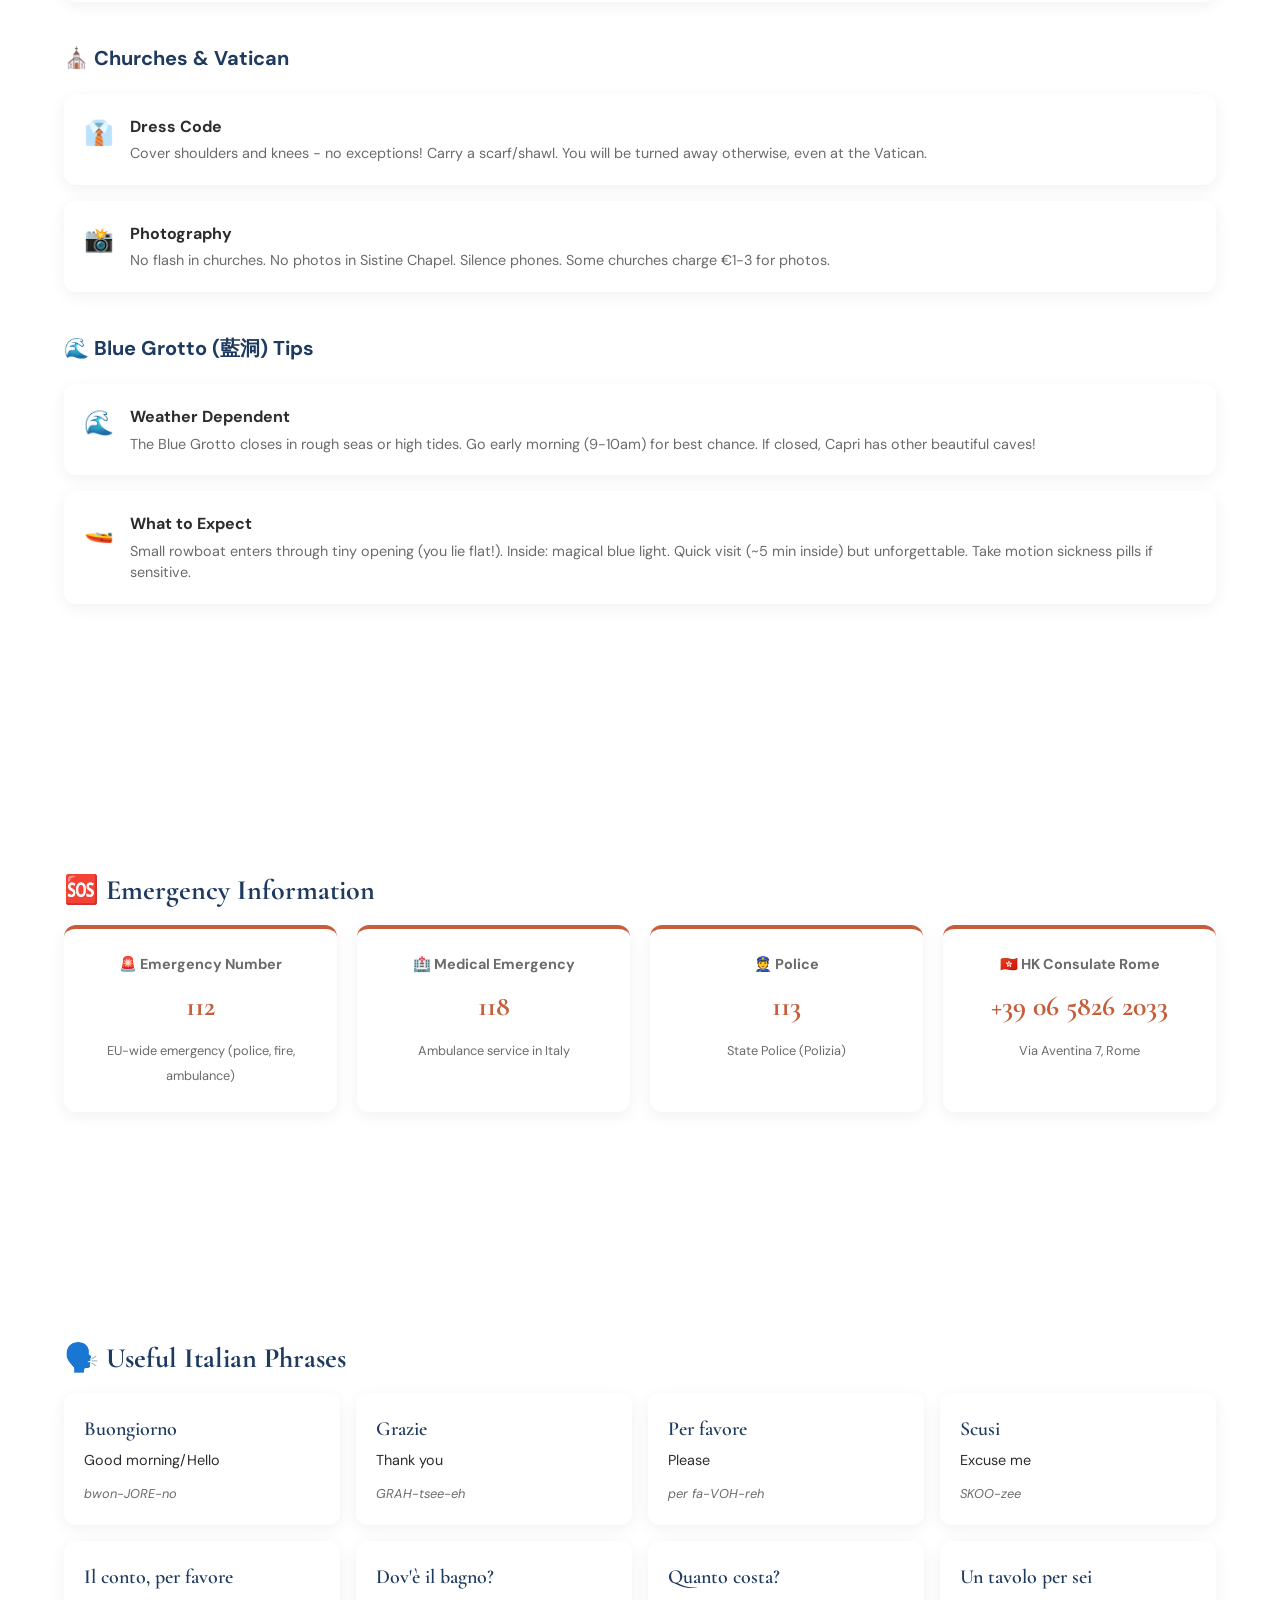
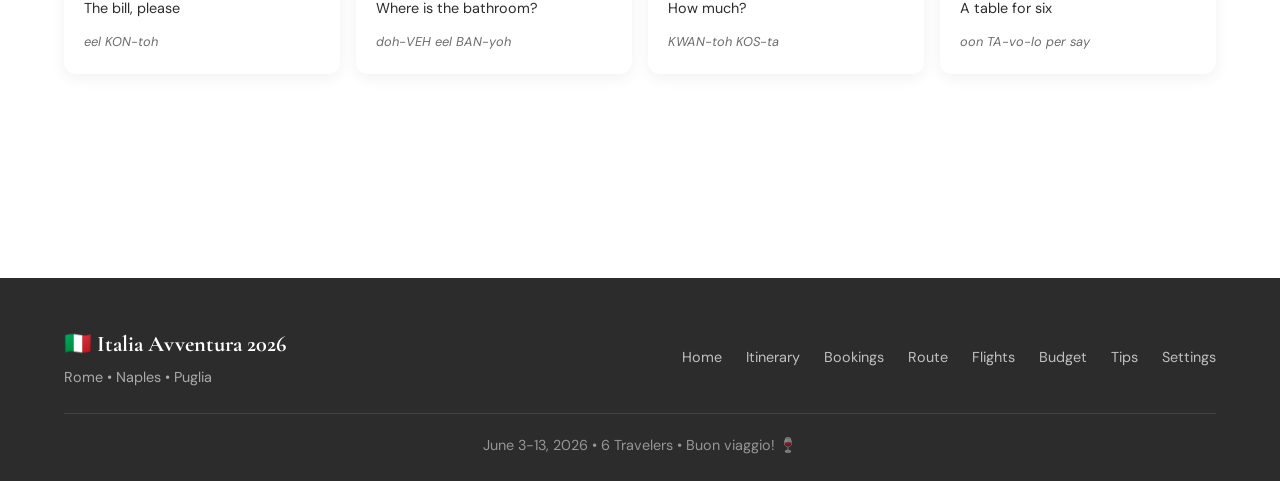
<file: tips.html>
<!DOCTYPE html>
<html lang="en">
<head>
    <meta charset="UTF-8">
    <meta name="viewport" content="width=device-width, initial-scale=1.0">
    <title>Tips & Packing | Italia Avventura 2026</title>
    <link rel="preconnect" href="https://fonts.googleapis.com">
    <link rel="preconnect" href="https://fonts.gstatic.com" crossorigin>
    <link href="https://fonts.googleapis.com/css2?family=Cormorant+Garamond:ital,wght@0,400;0,600;0,700;1,400&family=DM+Sans:wght@400;500;600;700&display=swap" rel="stylesheet">
    <link rel="stylesheet" href="styles.css?v=2026-05-09i">
</head>
<body class="page-body">
<header class="site-header">
        <a class="site-header-brand" href="index.html">
            <span class="brand-flag" aria-hidden="true">🇮🇹</span>
            <div class="brand-text">
                <span class="brand-title">Italy Trip</span>
                <span class="brand-subtitle" data-i18n="site-header-subtitle">Jun 3 - Jun 13, 2026</span>
            </div>
            <span class="brand-chevron" aria-hidden="true">▾</span>
        </a>
        <nav class="site-header-nav" aria-label="Main">
            <a href="index.html" data-i18n="nav-overview">Overview</a>
            <a href="itinerary.html" data-i18n="nav-itinerary">Itinerary</a>
            <a href="bookings.html" data-i18n="nav-bookings">Bookings</a>
            <a href="budget.html" data-i18n="nav-budget">Budget</a>
            <a href="tips.html" class="active" data-i18n="nav-tips">Tips</a>
            <a href="map.html" data-i18n="nav-route">Map</a>
            <a href="settings.html" data-i18n="nav-settings">Settings</a>
        </nav>
        <div class="site-header-controls">
            <button class="theme-toggle" type="button" title="Theme settings coming soon" aria-label="Toggle theme" onclick="handleThemeToggle(this)">☀</button>
            <div class="lang-switch" role="group" aria-label="Language">
                <button class="lang-btn lang-btn-en" type="button" onclick="setLanguage('en')">EN</button>
                <span class="lang-sep" aria-hidden="true">|</span>
                <button class="lang-btn lang-btn-zh" type="button" onclick="setLanguage('zh')">繁中</button>
            </div>
        </div>
        <button class="site-header-toggle" type="button" onclick="toggleMobileNav()" aria-label="Open menu">☰</button>
    </header>
<div class="mobile-nav" id="mobileNav">
        <a href="index.html" data-i18n="nav-overview">Overview</a>
        <a href="itinerary.html" data-i18n="nav-itinerary">Itinerary</a>
        <a href="bookings.html" data-i18n="nav-bookings">Bookings</a>
        <a href="budget.html" data-i18n="nav-budget">Budget</a>
        <a href="tips.html" class="active" data-i18n="nav-tips">Tips</a>
        <a href="map.html" data-i18n="nav-route">Map</a>
        <a href="settings.html" data-i18n="nav-settings">Settings</a>
        <button class="lang-toggle" onclick="toggleLanguage()">中文</button>
    </div>

    <main class="page-main">
        <div class="container">
            <div class="page-header">
                <span class="section-tag" data-i18n="tips-tag">📋 Be Prepared</span>
                <h1 data-i18n="tips-title">Tips & Packing List</h1>
                <p class="page-subtitle" data-i18n="tips-subtitle">Everything you need to know before your Italian adventure</p>
            </div>

            <!-- Packing List -->
            <section class="packing-section">
                <h2 data-i18n="tips-packing-title">🧳 Packing Checklist</h2>
                <p class="section-intro" data-i18n="tips-packing-intro">June in Italy: Warm days (25-30°C), cooler evenings. Pack light layers!</p>
                
                <div class="packing-grid">
                    <div class="packing-category">
                        <h4 data-i18n="tips-pack-clothing">👔 Clothing</h4>
                        <ul class="packing-list">
                            <li><label><input type="checkbox"> <span data-i18n="tips-pack-c1">Light summer clothes (5-6 outfits)</span></label></li>
                            <li><label><input type="checkbox"> <span data-i18n="tips-pack-c2">Comfortable walking shoes (broken in!)</span></label></li>
                            <li><label><input type="checkbox"> <span data-i18n="tips-pack-c3">Comfortable sneakers (lots of walking!)</span></label></li>
                            <li><label><input type="checkbox"> <span data-i18n="tips-pack-c4">Sandals for casual wear</span></label></li>
                            <li><label><input type="checkbox"> <span data-i18n="tips-pack-c5">Light jacket/cardigan (cooler evenings)</span></label></li>
                            <li><label><input type="checkbox"> <span data-i18n="tips-pack-c6">Rain jacket (compact, packable)</span></label></li>
                            <li><label><input type="checkbox"> <span data-i18n="tips-pack-c7">Modest clothing for churches (cover shoulders/knees)</span></label></li>
                            <li><label><input type="checkbox"> <span data-i18n="tips-pack-c8">Scarf/shawl (for Vatican)</span></label></li>
                            <li><label><input type="checkbox"> <span data-i18n="tips-pack-c9">Swimwear (Capri, Cefalù beach)</span></label></li>
                            <li><label><input type="checkbox"> <span data-i18n="tips-pack-c10">Sunglasses</span></label></li>
                            <li><label><input type="checkbox"> <span data-i18n="tips-pack-c11">Sun hat/cap</span></label></li>
                            <li><label><input type="checkbox"> <span data-i18n="tips-pack-c12">Nice outfit for dinners</span></label></li>
                        </ul>
                    </div>

                    <div class="packing-category">
                        <h4 data-i18n="tips-pack-electronics">📱 Electronics</h4>
                        <ul class="packing-list">
                            <li><label><input type="checkbox"> <span data-i18n="tips-pack-e1">Phone & charger</span></label></li>
                            <li><label><input type="checkbox"> <span data-i18n="tips-pack-e2">EU power adapters (Type C/F) x2</span></label></li>
                            <li><label><input type="checkbox"> <span data-i18n="tips-pack-e3">Portable battery pack (10000mAh+)</span></label></li>
                            <li><label><input type="checkbox"> <span data-i18n="tips-pack-e4">Camera & memory cards</span></label></li>
                            <li><label><input type="checkbox"> <span data-i18n="tips-pack-e5">Download offline maps (Google Maps)</span></label></li>
                            <li><label><input type="checkbox"> <span data-i18n="tips-pack-e6">Portable speaker (optional, for train)</span></label></li>
                            <li><label><input type="checkbox"> <span data-i18n="tips-pack-e7">Earbuds/headphones (for flights)</span></label></li>
                            <li><label><input type="checkbox"> <span data-i18n="tips-pack-e8">E-reader/tablet (optional)</span></label></li>
                        </ul>
                    </div>

                    <div class="packing-category">
                        <h4 data-i18n="tips-pack-documents">📄 Documents</h4>
                        <ul class="packing-list">
                            <li><label><input type="checkbox"> <span data-i18n="tips-pack-d1">Passport (valid 6+ months)</span></label></li>
                            <li><label><input type="checkbox"> <span data-i18n="tips-pack-d2">GetYourGuide tour confirmations</span></label></li>
                            <li><label><input type="checkbox"> <span data-i18n="tips-pack-d3">Swimwear for Polignano beaches</span></label></li>
                            <li><label><input type="checkbox"> <span data-i18n="tips-pack-d4">Comfortable walking shoes for Pompeii</span></label></li>
                            <li><label><input type="checkbox"> <span data-i18n="tips-pack-d5">Train ticket (Rome → Naples)</span></label></li>
                            <li><label><input type="checkbox"> <span data-i18n="tips-pack-d6">Travel insurance documents</span></label></li>
                            <li><label><input type="checkbox"> <span data-i18n="tips-pack-d7">Flight itineraries (printed)</span></label></li>
                            <li><label><input type="checkbox"> <span data-i18n="tips-pack-d8">Hotel confirmations</span></label></li>
                            <li><label><input type="checkbox"> <span data-i18n="tips-pack-d9">eSIM/mobile data setup</span></label></li>
                            <li><label><input type="checkbox"> <span data-i18n="tips-pack-d10">Attraction tickets (downloaded/printed)</span></label></li>
                            <li><label><input type="checkbox"> <span data-i18n="tips-pack-d11">Credit cards (Visa/Mastercard)</span></label></li>
                            <li><label><input type="checkbox"> <span data-i18n="tips-pack-d12">Some Euro cash (€200-300)</span></label></li>
                            <li><label><input type="checkbox"> <span data-i18n="tips-pack-d13">Copies of important docs (digital backup)</span></label></li>
                        </ul>
                    </div>

                    <div class="packing-category">
                        <h4 data-i18n="tips-pack-toiletries">🧴 Toiletries & Health</h4>
                        <ul class="packing-list">
                            <li><label><input type="checkbox"> <span data-i18n="tips-pack-t1">Sunscreen SPF 50+</span></label></li>
                            <li><label><input type="checkbox"> <span data-i18n="tips-pack-t2">Prescription medications</span></label></li>
                            <li><label><input type="checkbox"> <span data-i18n="tips-pack-t3">Pain relievers (Advil/Panadol)</span></label></li>
                            <li><label><input type="checkbox"> <span data-i18n="tips-pack-t4">Motion sickness pills (for boats)</span></label></li>
                            <li><label><input type="checkbox"> <span data-i18n="tips-pack-t5">Band-aids & blister plasters</span></label></li>
                            <li><label><input type="checkbox"> <span data-i18n="tips-pack-t6">Hand sanitizer</span></label></li>
                            <li><label><input type="checkbox"> <span data-i18n="tips-pack-t7">Tissues/wet wipes</span></label></li>
                            <li><label><input type="checkbox"> <span data-i18n="tips-pack-t8">Lip balm with SPF</span></label></li>
                            <li><label><input type="checkbox"> <span data-i18n="tips-pack-t9">Insect repellent</span></label></li>
                            <li><label><input type="checkbox"> <span data-i18n="tips-pack-t10">Basic toiletries (or buy there)</span></label></li>
                        </ul>
                    </div>

                    <div class="packing-category">
                        <h4 data-i18n="tips-pack-daytrip">🎒 Day Trip Essentials</h4>
                        <ul class="packing-list">
                            <li><label><input type="checkbox"> <span data-i18n="tips-pack-dt1">Day backpack (lightweight)</span></label></li>
                            <li><label><input type="checkbox"> <span data-i18n="tips-pack-dt2">Reusable water bottle</span></label></li>
                            <li><label><input type="checkbox"> <span data-i18n="tips-pack-dt3">Small umbrella</span></label></li>
                            <li><label><input type="checkbox"> <span data-i18n="tips-pack-dt4">Snacks for trains/tours</span></label></li>
                            <li><label><input type="checkbox"> <span data-i18n="tips-pack-dt5">Guidebook or downloaded maps</span></label></li>
                            <li><label><input type="checkbox"> <span data-i18n="tips-pack-dt6">Neck pillow (for flights/trains)</span></label></li>
                        </ul>
                    </div>

                    <div class="packing-category">
                        <h4 data-i18n="tips-pack-digital">📲 Digital Prep</h4>
                        <ul class="packing-list">
                            <li><label><input type="checkbox"> <span data-i18n="tips-pack-dg1">Download offline Google Maps (Italy)</span></label></li>
                            <li><label><input type="checkbox"> <span data-i18n="tips-pack-dg2">eSIM or roaming plan activated</span></label></li>
                            <li><label><input type="checkbox"> <span data-i18n="tips-pack-dg3">Download Google Translate (Italian)</span></label></li>
                            <li><label><input type="checkbox"> <span data-i18n="tips-pack-dg4">Save attraction tickets to wallet</span></label></li>
                            <li><label><input type="checkbox"> <span data-i18n="tips-pack-dg5">Download this trip website offline</span></label></li>
                            <li><label><input type="checkbox"> <span data-i18n="tips-pack-dg6">Add emergency contacts</span></label></li>
                        </ul>
                    </div>
                </div>
            </section>

            <!-- Travel Tips -->
            <section class="travel-tips-section">
                <h2 data-i18n="tips-essential-title">💡 Essential Travel Tips</h2>
                
                <div class="tips-categories">
                    <div class="tip-category">
                        <h3 data-i18n="tips-tours-title">🎫 Puglia Tour Tips (GetYourGuide)</h3>
                        <div class="tip-list">
                            <div class="tip-item">
                                <span class="tip-icon">📋</span>
                                <div class="tip-content">
                                    <h4 data-i18n="tips-tour1-title">Book Early</h4>
                                    <p data-i18n="tips-tour1-desc">Book GetYourGuide tours 2-4 weeks ahead for best availability. June is peak season — popular tours sell out fast!</p>
                                </div>
                            </div>
                            <div class="tip-item">
                                <span class="tip-icon">🔄</span>
                                <div class="tip-content">
                                    <h4 data-i18n="tips-tour2-title">Free Cancellation</h4>
                                    <p data-i18n="tips-tour2-desc">Most GetYourGuide tours offer free cancellation up to 24 hours before. Book now, adjust plans later if needed!</p>
                                </div>
                            </div>
                            <div class="tip-item">
                                <span class="tip-icon">🚐</span>
                                <div class="tip-content">
                                    <h4 data-i18n="tips-tour3-title">Hotel Pickup</h4>
                                    <p data-i18n="tips-tour3-desc">Both tours include hotel pickup in an AC van — no need to arrange transport yourself. Confirm pickup location when booking.</p>
                                </div>
                            </div>
                            <div class="tip-item">
                                <span class="tip-icon">🌋</span>
                                <div class="tip-content">
                                    <h4 data-i18n="tips-tour4-title">Polignano Dining</h4>
                                    <p data-i18n="tips-tour4-desc">Try Donna Gina (Lama Monachile views) or Trattoria il Grottone (sea panorama) for cliff-edge seafood. Book ahead in summer!</p>
                                </div>
                            </div>
                            <div class="tip-item">
                                <span class="tip-icon">🚌</span>
                                <div class="tip-content">
                                    <h4 data-i18n="tips-tour5-title">Bari Base</h4>
                                    <p data-i18n="tips-tour5-desc">2 nights in Bari — bus arrives directly, Alberobello tours depart from here, and Bari is your FlixBus departure point back to Rome. Polignano is just 20min by train for beach + boat tour!</p>
                                </div>
                            </div>
                        </div>
                    </div>

                    <div class="tip-category">
                        <h3 data-i18n="tips-train-title">🚄 Train Travel</h3>
                        <div class="tip-list">
                            <div class="tip-item">
                                <span class="tip-icon">🎫</span>
                                <div class="tip-content">
                                    <h4 data-i18n="tips-trn1-title">Book Trains Early</h4>
                                    <p data-i18n="tips-trn1-desc">Frecciarossa high-speed trains are the best way Rome → Naples. Book 2-4 weeks ahead for cheapest "Super Economy" fares!</p>
                                </div>
                            </div>
                            <div class="tip-item">
                                <span class="tip-icon">📱</span>
                                <div class="tip-content">
                                    <h4 data-i18n="tips-trn2-title">Digital Tickets</h4>
                                    <p data-i18n="tips-trn2-desc">Download e-tickets to your phone. QR codes work for validation. Have screenshot backup in case of no signal at station.</p>
                                </div>
                            </div>
                        </div>
                    </div>

                    <div class="tip-category">
                        <h3 data-i18n="tips-food-title">🍕 Food & Dining</h3>
                        <div class="tip-list">
                            <div class="tip-item">
                                <span class="tip-icon">☕</span>
                                <div class="tip-content">
                                    <h4 data-i18n="tips-food1-title">Coffee Culture</h4>
                                    <p data-i18n="tips-food1-desc">Stand at the bar (al banco) for 50% cheaper coffee. "Un caffè" = espresso. Cappuccino only before 11am! Never with pasta.</p>
                                </div>
                            </div>
                            <div class="tip-item">
                                <span class="tip-icon">🍕</span>
                                <div class="tip-content">
                                    <h4 data-i18n="tips-food2-title">Naples = Pizza Paradise</h4>
                                    <p data-i18n="tips-food2-desc">You're in the birthplace of pizza! Try L'Antica Pizzeria da Michele or Sorbillo. Margherita DOP costs only €5-8!</p>
                                </div>
                            </div>
                            <div class="tip-item">
                                <span class="tip-icon">🍝</span>
                                <div class="tip-content">
                                    <h4 data-i18n="tips-food3-title">Puglia Specialties</h4>
                                    <p data-i18n="tips-food3-desc">Try arancini (fried rice balls), pasta alla Norma, cannoli, and granita con brioche for breakfast!</p>
                                </div>
                            </div>
                            <div class="tip-item">
                                <span class="tip-icon">💰</span>
                                <div class="tip-content">
                                    <h4 data-i18n="tips-food4-title">Coperto & Servizio</h4>
                                    <p data-i18n="tips-food4-desc">Coperto (€1-3 cover charge) is normal. "Servizio" is service charge - if included, no tip needed. Tipping isn't expected but appreciated.</p>
                                </div>
                            </div>
                        </div>
                    </div>

                    <div class="tip-category">
                        <h3 data-i18n="tips-church-title">⛪ Churches & Vatican</h3>
                        <div class="tip-list">
                            <div class="tip-item">
                                <span class="tip-icon">👔</span>
                                <div class="tip-content">
                                    <h4 data-i18n="tips-chr1-title">Dress Code</h4>
                                    <p data-i18n="tips-chr1-desc">Cover shoulders and knees - no exceptions! Carry a scarf/shawl. You will be turned away otherwise, even at the Vatican.</p>
                                </div>
                            </div>
                            <div class="tip-item">
                                <span class="tip-icon">📸</span>
                                <div class="tip-content">
                                    <h4 data-i18n="tips-chr2-title">Photography</h4>
                                    <p data-i18n="tips-chr2-desc">No flash in churches. No photos in Sistine Chapel. Silence phones. Some churches charge €1-3 for photos.</p>
                                </div>
                            </div>
                        </div>
                    </div>

                    <div class="tip-category">
                        <h3 data-i18n="tips-grotto-title">🌊 Blue Grotto (藍洞) Tips</h3>
                        <div class="tip-list">
                            <div class="tip-item">
                                <span class="tip-icon">🌊</span>
                                <div class="tip-content">
                                    <h4 data-i18n="tips-grt1-title">Weather Dependent</h4>
                                    <p data-i18n="tips-grt1-desc">The Blue Grotto closes in rough seas or high tides. Go early morning (9-10am) for best chance. If closed, Capri has other beautiful caves!</p>
                                </div>
                            </div>
                            <div class="tip-item">
                                <span class="tip-icon">🚤</span>
                                <div class="tip-content">
                                    <h4 data-i18n="tips-grt2-title">What to Expect</h4>
                                    <p data-i18n="tips-grt2-desc">Small rowboat enters through tiny opening (you lie flat!). Inside: magical blue light. Quick visit (~5 min inside) but unforgettable. Take motion sickness pills if sensitive.</p>
                                </div>
                            </div>
                        </div>
                    </div>
                </div>
            </section>

            <!-- Emergency Info -->
            <section class="emergency-section">
                <h2 data-i18n="tips-emergency-title">🆘 Emergency Information</h2>
                <div class="emergency-grid">
                    <div class="emergency-card">
                        <h4 data-i18n="tips-emg-emergency">🚨 Emergency Number</h4>
                        <p class="emergency-number">112</p>
                        <span data-i18n="tips-emg-emergency-note">EU-wide emergency (police, fire, ambulance)</span>
                    </div>
                    <div class="emergency-card">
                        <h4 data-i18n="tips-emg-medical">🏥 Medical Emergency</h4>
                        <p class="emergency-number">118</p>
                        <span data-i18n="tips-emg-medical-note">Ambulance service in Italy</span>
                    </div>
                    <div class="emergency-card">
                        <h4 data-i18n="tips-emg-police">👮 Police</h4>
                        <p class="emergency-number">113</p>
                        <span data-i18n="tips-emg-police-note">State Police (Polizia)</span>
                    </div>
                    <div class="emergency-card">
                        <h4 data-i18n="tips-emg-consulate">🇭🇰 HK Consulate Rome</h4>
                        <p class="emergency-number">+39 06 5826 2033</p>
                        <span data-i18n="tips-emg-consulate-note">Via Aventina 7, Rome</span>
                    </div>
                </div>
            </section>

            <!-- Useful Phrases -->
            <section class="phrases-section">
                <h2 data-i18n="tips-phrases-title">🗣️ Useful Italian Phrases</h2>
                <div class="phrases-grid">
                    <div class="phrase-card">
                        <span class="italian">Buongiorno</span>
                        <span class="english" data-i18n="tips-phrase1-en">Good morning/Hello</span>
                        <span class="pronunciation">bwon-JORE-no</span>
                    </div>
                    <div class="phrase-card">
                        <span class="italian">Grazie</span>
                        <span class="english" data-i18n="tips-phrase2-en">Thank you</span>
                        <span class="pronunciation">GRAH-tsee-eh</span>
                    </div>
                    <div class="phrase-card">
                        <span class="italian">Per favore</span>
                        <span class="english" data-i18n="tips-phrase3-en">Please</span>
                        <span class="pronunciation">per fa-VOH-reh</span>
                    </div>
                    <div class="phrase-card">
                        <span class="italian">Scusi</span>
                        <span class="english" data-i18n="tips-phrase4-en">Excuse me</span>
                        <span class="pronunciation">SKOO-zee</span>
                    </div>
                    <div class="phrase-card">
                        <span class="italian">Il conto, per favore</span>
                        <span class="english" data-i18n="tips-phrase5-en">The bill, please</span>
                        <span class="pronunciation">eel KON-toh</span>
                    </div>
                    <div class="phrase-card">
                        <span class="italian">Dov'è il bagno?</span>
                        <span class="english" data-i18n="tips-phrase6-en">Where is the bathroom?</span>
                        <span class="pronunciation">doh-VEH eel BAN-yoh</span>
                    </div>
                    <div class="phrase-card">
                        <span class="italian">Quanto costa?</span>
                        <span class="english" data-i18n="tips-phrase7-en">How much?</span>
                        <span class="pronunciation">KWAN-toh KOS-ta</span>
                    </div>
                    <div class="phrase-card">
                        <span class="italian">Un tavolo per sei</span>
                        <span class="english" data-i18n="tips-phrase8-en">A table for six</span>
                        <span class="pronunciation">oon TA-vo-lo per say</span>
                    </div>
                </div>
            </section>
        </div>
    </main>

    <footer class="footer">
        <div class="container">
            <div class="footer-content">
                <div class="footer-brand">
                    <h3>🇮🇹 Italia Avventura 2026</h3>
                    <p data-i18n="footer-cities">Rome • Naples • Puglia</p>
                </div>
                <div class="footer-nav">
                    <a href="index.html" data-i18n="nav-home">Home</a>
                    <a href="itinerary.html" data-i18n="nav-itinerary">Itinerary</a>
                    <a href="bookings.html" data-i18n="nav-bookings">Bookings</a>
                    <a href="map.html" data-i18n="nav-route">Route</a>
                    <a href="flights.html" data-i18n="nav-flights">Flights</a>
                    <a href="budget.html" data-i18n="nav-budget">Budget</a>
                    <a href="tips.html" data-i18n="nav-tips">Tips</a>
                    <a href="settings.html" data-i18n="nav-settings">Settings</a>
                </div>
            </div>
            <div class="footer-bottom">
                <p data-i18n="footer-bottom">June 3-13, 2026 • 6 Travelers • Buon viaggio! 🍷</p>
            </div>
        </div>
    </footer>

    <script src="translations.js?v=2026-05-05b"></script>
    <script src="script.js?v=2026-05-05b"></script>
</body>
</html>
</file>
<file: styles.css>
/* ================================
   Italy Trip Planner - Styles
   Multi-page webapp
   ================================ */

:root {
    /* Italian-inspired color palette */
    --terracotta: #C65D3B;
    --terracotta-light: #E87F5F;
    --olive: #4A5D23;
    --olive-light: #6B8E23;
    --cream: #FDF6E3;
    --parchment: #F5E6D3;
    --tuscany-gold: #D4A84B;
    --venetian-blue: #1E3A5F;
    --venetian-blue-light: #2D5A87;
    --deep-wine: #722F37;
    --marble-white: #FAFAFA;
    --charcoal: #2C2C2C;
    --warm-gray: #6B6B6B;
    
    /* Typography */
    --font-display: 'Cormorant Garamond', Georgia, serif;
    --font-body: 'DM Sans', -apple-system, sans-serif;
    
    /* Spacing */
    --section-padding: 80px;
    --container-width: 1200px;
    
    /* Transitions */
    --transition-smooth: all 0.4s cubic-bezier(0.25, 0.46, 0.45, 0.94);
}

/* Reset & Base */
*, *::before, *::after {
    box-sizing: border-box;
    margin: 0;
    padding: 0;
}

html {
    scroll-behavior: smooth;
}

body {
    font-family: var(--font-body);
    background: #fff;
    color: var(--charcoal);
    line-height: 1.6;
    overflow-x: hidden;
}

.container {
    max-width: var(--container-width);
    margin: 0 auto;
    padding: 0 24px;
}

a {
    color: inherit;
    text-decoration: none;
}

/* ================================
   Site Header (new design — replaces old .nav)
   ================================ */
.site-header {
    display: flex;
    align-items: center;
    gap: 24px;
    padding: 12px 32px;
    background: white;
    border-radius: 0 0 18px 18px;
    box-shadow: 0 4px 22px rgba(30, 58, 95, 0.07);
    position: sticky;
    top: 0;
    z-index: 100;
    margin-bottom: 8px;
}

.site-header-brand {
    display: flex;
    align-items: center;
    gap: 10px;
    color: var(--charcoal);
    text-decoration: none;
    flex-shrink: 0;
    transition: opacity 0.2s ease;
}
.site-header-brand:hover { opacity: 0.85; }

.brand-flag {
    font-size: 1.25rem;
    width: 38px;
    height: 38px;
    background: var(--cream);
    border: 1px solid rgba(30, 58, 95, 0.08);
    border-radius: 10px;
    display: flex;
    align-items: center;
    justify-content: center;
    flex-shrink: 0;
}

.brand-text {
    display: flex;
    flex-direction: column;
    line-height: 1.15;
}

.brand-title {
    font-family: var(--font-display);
    font-size: 1.05rem;
    font-weight: 600;
    color: var(--charcoal);
}

.brand-subtitle {
    font-size: 0.72rem;
    color: var(--warm-gray);
    margin-top: 1px;
    font-weight: 500;
}

.brand-chevron {
    color: var(--warm-gray);
    font-size: 0.7rem;
    margin-top: 8px;
    margin-left: 2px;
}

.site-header-nav {
    flex: 1;
    display: flex;
    justify-content: center;
    gap: 36px;
}

.site-header-nav a {
    color: var(--warm-gray);
    font-size: 0.95rem;
    font-weight: 500;
    transition: color 0.2s ease;
    position: relative;
    padding: 6px 0;
}

.site-header-nav a:hover { color: var(--charcoal); }

.site-header-nav a.active {
    color: var(--venetian-blue);
    font-weight: 600;
}

.site-header-nav a.active::after {
    content: '';
    position: absolute;
    bottom: -4px;
    left: 0;
    right: 0;
    height: 2px;
    background: var(--tuscany-gold);
    border-radius: 1px;
}

.site-header-controls {
    display: flex;
    align-items: center;
    gap: 14px;
    flex-shrink: 0;
}

.theme-toggle {
    background: none;
    border: none;
    color: var(--warm-gray);
    font-size: 1.05rem;
    cursor: pointer;
    width: 36px;
    height: 36px;
    border-radius: 50%;
    display: flex;
    align-items: center;
    justify-content: center;
    transition: var(--transition-smooth);
    line-height: 1;
}
.theme-toggle:hover {
    background: var(--cream);
    color: var(--tuscany-gold);
}
@keyframes theme-bump {
    0% { transform: scale(1) rotate(0); }
    50% { transform: scale(1.18) rotate(15deg); }
    100% { transform: scale(1) rotate(0); }
}
.theme-toggle.theme-toggle-bumped { animation: theme-bump 0.45s ease; }

.lang-switch {
    display: flex;
    align-items: center;
    gap: 4px;
    font-size: 0.92rem;
    font-weight: 500;
}
.lang-btn {
    background: none;
    border: none;
    color: var(--warm-gray);
    cursor: pointer;
    padding: 4px 8px;
    font-family: var(--font-body);
    font-size: inherit;
    font-weight: inherit;
    transition: color 0.2s ease;
}
.lang-btn:hover { color: var(--charcoal); }
.lang-btn.active {
    color: var(--charcoal);
    font-weight: 700;
}
.lang-sep {
    color: rgba(30, 58, 95, 0.25);
    user-select: none;
}

.site-header-toggle {
    display: none;
    background: none;
    border: none;
    color: var(--charcoal);
    font-size: 1.5rem;
    cursor: pointer;
    width: 40px;
    height: 40px;
    align-items: center;
    justify-content: center;
    margin-left: auto;
    border-radius: 8px;
}
.site-header-toggle:hover { background: var(--cream); }

/* Compatibility: legacy single-button .lang-toggle still used in mobile drawer */
.lang-toggle {
    background: var(--cream);
    border: 1px solid rgba(30, 58, 95, 0.15);
    color: var(--charcoal);
    padding: 6px 14px;
    border-radius: 20px;
    font-size: 0.85rem;
    font-weight: 600;
    font-family: var(--font-body);
    cursor: pointer;
    transition: var(--transition-smooth);
    letter-spacing: 0.5px;
    white-space: nowrap;
}
.lang-toggle:hover {
    background: var(--parchment);
}

.mobile-nav .lang-toggle {
    align-self: flex-start;
    margin-top: 8px;
}

/* Mobile nav drawer (slides under sticky header) */
.mobile-nav {
    display: none;
    position: fixed;
    top: 64px;
    left: 0;
    right: 0;
    background: white;
    padding: 14px 16px 18px;
    flex-direction: column;
    gap: 4px;
    z-index: 99;
    box-shadow: 0 8px 24px rgba(30, 58, 95, 0.12);
    border-bottom-left-radius: 16px;
    border-bottom-right-radius: 16px;
}

.mobile-nav a {
    color: var(--charcoal);
    padding: 10px 12px;
    border-radius: 8px;
    font-size: 1rem;
    transition: var(--transition-smooth);
}
.mobile-nav a:hover,
.mobile-nav a.active {
    background: var(--cream);
    color: var(--venetian-blue);
}
.mobile-nav.active { display: flex; }

@media (max-width: 1023px) {
    .site-header {
        padding: 10px 14px;
        gap: 12px;
        border-radius: 0;
        margin-bottom: 0;
    }
    .brand-chevron { display: none; }
    .brand-title { font-size: 0.95rem; }
    .brand-subtitle { font-size: 0.68rem; }
    .brand-flag { width: 34px; height: 34px; font-size: 1.1rem; }
    .site-header-nav,
    .site-header-controls {
        display: none;
    }
    .site-header-toggle {
        display: flex;
    }
}

/* ================================
   Hero Section
   ================================ */
.hero {
    /* Subtract approx site-header height so the hero fits under the
       sticky header without extra scrollbar wobble on first paint. */
    min-height: calc(100vh - 64px);
    position: relative;
    display: flex;
    flex-direction: column;
    background:
        linear-gradient(135deg,
            rgba(30, 58, 95, 0.92) 0%,
            rgba(114, 47, 55, 0.88) 50%,
            rgba(198, 93, 59, 0.85) 100%),
        url('https://images.unsplash.com/photo-1515542622106-78bda8ba0e5b?w=1920&q=80') center/cover;
    color: white;
}

.hero-overlay {
    position: absolute;
    inset: 0;
    background: 
        radial-gradient(ellipse at 20% 80%, rgba(212, 168, 75, 0.15) 0%, transparent 50%),
        radial-gradient(ellipse at 80% 20%, rgba(198, 93, 59, 0.2) 0%, transparent 50%);
    pointer-events: none;
}

.hero-content {
    flex: 1;
    display: flex;
    flex-direction: column;
    justify-content: center;
    align-items: center;
    text-align: center;
    padding: 0 24px;
    position: relative;
    z-index: 5;
}

.hero-subtitle {
    font-size: 1rem;
    letter-spacing: 4px;
    text-transform: uppercase;
    color: var(--tuscany-gold);
    margin-bottom: 16px;
    animation: fadeInUp 0.8s ease 0.2s both;
}

.hero-title {
    font-family: var(--font-display);
    font-size: clamp(3.5rem, 10vw, 8rem);
    font-weight: 400;
    font-style: italic;
    line-height: 1.1;
    margin-bottom: 16px;
    animation: fadeInUp 0.8s ease 0.4s both;
}

.hero-tagline {
    font-size: 1.25rem;
    color: rgba(255, 255, 255, 0.9);
    margin-bottom: 32px;
    animation: fadeInUp 0.8s ease 0.6s both;
}

.hero-stats {
    display: flex;
    gap: 48px;
    margin-bottom: 32px;
    animation: fadeInUp 0.8s ease 0.7s both;
}

.stat {
    display: flex;
    flex-direction: column;
    align-items: center;
}

.stat-number {
    font-family: var(--font-display);
    font-size: 2.5rem;
    font-weight: 700;
    color: var(--tuscany-gold);
}

.stat-label {
    font-size: 0.85rem;
    text-transform: uppercase;
    letter-spacing: 2px;
    color: rgba(255, 255, 255, 0.7);
}

.hero-highlights {
    display: flex;
    flex-wrap: wrap;
    gap: 12px;
    justify-content: center;
    margin-bottom: 32px;
    animation: fadeInUp 0.8s ease 0.8s both;
}

.hero-badge {
    background: rgba(255, 255, 255, 0.15);
    backdrop-filter: blur(10px);
    padding: 8px 16px;
    border-radius: 20px;
    font-size: 0.9rem;
    color: white;
    border: 1px solid rgba(255, 255, 255, 0.2);
}

.hero-buttons {
    display: flex;
    gap: 16px;
    animation: fadeInUp 0.8s ease 0.9s both;
}

.cta-button {
    display: inline-block;
    padding: 14px 32px;
    background: var(--terracotta);
    color: white;
    font-weight: 600;
    font-size: 0.95rem;
    letter-spacing: 1px;
    border-radius: 6px;
    transition: var(--transition-smooth);
}

.cta-button:hover {
    background: var(--terracotta-light);
    transform: translateY(-2px);
    box-shadow: 0 10px 30px rgba(198, 93, 59, 0.4);
}

.cta-button.secondary {
    background: transparent;
    border: 2px solid rgba(255, 255, 255, 0.5);
}

.cta-button.secondary:hover {
    background: rgba(255, 255, 255, 0.1);
    border-color: white;
}

.scroll-indicator {
    position: absolute;
    bottom: 40px;
    left: 50%;
    transform: translateX(-50%);
    display: flex;
    flex-direction: column;
    align-items: center;
    gap: 12px;
    animation: fadeIn 1s ease 1.5s both;
}

.mouse {
    width: 24px;
    height: 40px;
    border: 2px solid rgba(255, 255, 255, 0.5);
    border-radius: 12px;
    position: relative;
}

.mouse::after {
    content: '';
    position: absolute;
    top: 8px;
    left: 50%;
    transform: translateX(-50%);
    width: 4px;
    height: 8px;
    background: var(--tuscany-gold);
    border-radius: 2px;
    animation: scrollBounce 1.5s infinite;
}

.scroll-indicator span {
    font-size: 0.75rem;
    text-transform: uppercase;
    letter-spacing: 2px;
    color: rgba(255, 255, 255, 0.5);
}

/* ================================
   Page Body (Non-hero pages)
   ================================ */
.page-body {
    background: #fff;
}

.page-main {
    /* The new .site-header is position:sticky (in flow) instead of position:fixed,
       so it takes its own space — no padding-top needed to clear it. Keep a small
       breathing room. */
    padding-top: 24px;
    padding-bottom: 60px;
    min-height: calc(100vh - 200px);
}

.page-header {
    text-align: center;
    margin-bottom: 48px;
}

.page-header h1 {
    font-family: var(--font-display);
    font-size: clamp(2rem, 5vw, 3rem);
    font-weight: 600;
    color: var(--venetian-blue);
    margin-bottom: 12px;
}

.page-subtitle {
    font-size: 1.1rem;
    color: var(--warm-gray);
}

/* ================================
   Section Styles
   ================================ */
section {
    padding: var(--section-padding) 0;
}

.section-header {
    text-align: center;
    margin-bottom: 48px;
}

.section-tag {
    display: inline-block;
    font-size: 0.85rem;
    letter-spacing: 3px;
    text-transform: uppercase;
    color: var(--terracotta);
    margin-bottom: 12px;
}

.section-header h2 {
    font-family: var(--font-display);
    font-size: clamp(1.8rem, 5vw, 2.8rem);
    font-weight: 600;
    color: var(--venetian-blue);
}

/* ================================
   Overview Section
   ================================ */
.overview {
    background: var(--marble-white);
}

.quick-route {
    display: flex;
    align-items: center;
    justify-content: center;
    flex-wrap: wrap;
    gap: 8px;
    margin-bottom: 48px;
}

.route-card {
    background: white;
    padding: 20px 24px;
    border-radius: 12px;
    text-align: center;
    box-shadow: 0 4px 16px rgba(0, 0, 0, 0.06);
    min-width: 120px;
    transition: var(--transition-smooth);
}

.route-card:hover {
    transform: translateY(-4px);
    box-shadow: 0 8px 24px rgba(0, 0, 0, 0.1);
}

.route-card.highlight {
    background: linear-gradient(135deg, var(--venetian-blue) 0%, var(--venetian-blue-light) 100%);
    color: white;
}

.route-card.highlight .route-day {
    color: var(--tuscany-gold);
}

.route-day {
    font-size: 0.75rem;
    color: var(--terracotta);
    font-weight: 600;
    margin-bottom: 8px;
}

.route-icon {
    font-size: 1.5rem;
    margin-bottom: 8px;
}

.route-card h4 {
    font-size: 0.95rem;
    margin-bottom: 4px;
}

.route-card p {
    font-size: 0.8rem;
    opacity: 0.8;
}

.route-thumb {
    width: 70px;
    height: 70px;
    border-radius: 50%;
    object-fit: cover;
    margin-bottom: 12px;
    border: 3px solid rgba(255, 255, 255, 0.3);
    box-shadow: 0 4px 12px rgba(0, 0, 0, 0.15);
}

.route-card.highlight .route-thumb {
    border-color: var(--tuscany-gold);
}

.route-arrow {
    color: var(--warm-gray);
    font-size: 1.2rem;
}

.quick-links {
    display: grid;
    grid-template-columns: repeat(auto-fit, minmax(240px, 1fr));
    gap: 20px;
}

.quick-link-card {
    display: flex;
    align-items: center;
    gap: 16px;
    background: white;
    padding: 24px;
    border-radius: 12px;
    box-shadow: 0 4px 16px rgba(0, 0, 0, 0.06);
    transition: var(--transition-smooth);
}

.quick-link-card:hover {
    transform: translateY(-4px);
    box-shadow: 0 8px 24px rgba(0, 0, 0, 0.1);
    background: var(--venetian-blue);
    color: white;
}

.quick-link-icon {
    font-size: 2rem;
}

.quick-link-card h4 {
    font-size: 1rem;
    margin-bottom: 4px;
}

.quick-link-card p {
    font-size: 0.85rem;
    opacity: 0.7;
}

/* ================================
   Highlights Preview
   ================================ */
.highlights-preview {
    background: var(--parchment);
}

.highlights-grid {
    display: grid;
    grid-template-columns: repeat(4, 1fr);
    grid-template-rows: repeat(2, 200px);
    gap: 16px;
    margin-bottom: 32px;
}

.highlight-card {
    position: relative;
    border-radius: 16px;
    overflow: hidden;
    background-size: cover;
    background-position: center;
}

.highlight-card.large {
    grid-column: span 2;
    grid-row: span 2;
}

.highlight-overlay {
    position: absolute;
    inset: 0;
    background: linear-gradient(to top, rgba(0, 0, 0, 0.7) 0%, transparent 60%);
}

.highlight-content {
    position: absolute;
    bottom: 0;
    left: 0;
    right: 0;
    padding: 20px;
    color: white;
}

.highlight-tag {
    font-size: 0.75rem;
    background: var(--terracotta);
    padding: 4px 10px;
    border-radius: 4px;
    margin-bottom: 8px;
    display: inline-block;
}

.highlight-content h3 {
    font-size: 1.1rem;
    margin-bottom: 4px;
}

.highlight-content p {
    font-size: 0.85rem;
    opacity: 0.9;
}

.center-button {
    text-align: center;
}

/* ================================
   Quick Budget Section
   ================================ */
.quick-budget {
    background: linear-gradient(135deg, var(--venetian-blue) 0%, var(--deep-wine) 100%);
    padding: 60px 0;
}

.budget-summary-card {
    display: flex;
    justify-content: space-between;
    align-items: center;
    background: rgba(255, 255, 255, 0.1);
    backdrop-filter: blur(10px);
    border-radius: 20px;
    padding: 40px;
    color: white;
}

.budget-summary-left .section-tag {
    color: var(--tuscany-gold);
}

.budget-summary-left h2 {
    font-family: var(--font-display);
    font-size: 1.5rem;
    margin-bottom: 8px;
}

.budget-big-number {
    font-family: var(--font-display);
    font-size: 2.5rem;
    font-weight: 700;
    color: var(--tuscany-gold);
    margin-bottom: 8px;
}

.budget-note {
    font-size: 0.9rem;
    opacity: 0.8;
}

.budget-summary-right {
    display: flex;
    flex-direction: column;
    gap: 12px;
}

.budget-mini {
    display: flex;
    justify-content: space-between;
    gap: 32px;
    font-size: 0.9rem;
    padding: 8px 0;
    border-bottom: 1px solid rgba(255, 255, 255, 0.1);
}

.budget-link {
    color: var(--tuscany-gold);
    font-weight: 600;
    margin-top: 8px;
}

/* ================================
   Itinerary / Day Cards
   ================================ */
.days-container {
    display: flex;
    flex-direction: column;
    gap: 24px;
}

.day-card {
    background: white;
    border-radius: 16px;
    overflow: hidden;
    box-shadow: 0 4px 24px rgba(0, 0, 0, 0.06);
    transition: var(--transition-smooth);
}

.day-card:hover {
    box-shadow: 0 12px 40px rgba(0, 0, 0, 0.1);
}

.day-header {
    display: flex;
    align-items: center;
    padding: 24px 64px 24px 32px;
    background: linear-gradient(135deg, var(--venetian-blue) 0%, var(--venetian-blue-light) 100%);
    color: white;
    cursor: pointer;
    position: relative;
    transition: var(--transition-smooth);
}

.day-toggle-icon {
    position: absolute;
    right: 24px;
    top: 50%;
    width: 24px;
    height: 24px;
    margin-top: -12px;
    line-height: 24px;
    text-align: center;
    color: rgba(255, 255, 255, 0.9);
    font-size: 1.2rem;
    transition: transform 0.35s ease;
    pointer-events: none;
}

.day-card.expanded .day-toggle-icon {
    transform: rotate(180deg);
}

.day-card .day-content {
    max-height: 0;
    padding-top: 0;
    padding-bottom: 0;
    overflow: hidden;
    transition: max-height 0.5s ease, padding 0.4s ease;
}

.day-card.expanded .day-content {
    max-height: 12000px;
    padding-top: 32px;
    padding-bottom: 32px;
}

.day-header:hover {
    background: linear-gradient(135deg, var(--venetian-blue-light) 0%, var(--venetian-blue) 100%);
}

.day-number {
    font-family: var(--font-display);
    font-size: 2.5rem;
    font-weight: 700;
    color: var(--tuscany-gold);
    margin-right: 24px;
    min-width: 60px;
}

.day-info h3 {
    font-family: var(--font-display);
    font-size: 1.5rem;
    font-weight: 600;
    margin-bottom: 4px;
}

.day-date {
    font-size: 0.85rem;
    color: rgba(255, 255, 255, 0.7);
}

.day-city {
    margin-left: auto;
    font-family: var(--font-display);
    font-size: 1.25rem;
    font-style: italic;
    color: var(--tuscany-gold);
}

.day-content {
    padding: 32px;
}

.day-timeline {
    display: flex;
    flex-direction: column;
    gap: 16px;
    margin-bottom: 24px;
}

.timeline-item {
    display: flex;
    gap: 20px;
    padding: 16px;
    border-radius: 8px;
    transition: var(--transition-smooth);
}

.timeline-item:hover {
    background: var(--parchment);
}

.timeline-item.driving {
    background: rgba(74, 93, 35, 0.08);
    border-left: 3px solid var(--olive);
}

.timeline-item.featured-activity {
    background: linear-gradient(90deg, rgba(212, 168, 75, 0.1) 0%, transparent 100%);
    border-left: 3px solid var(--tuscany-gold);
}

.spot-thumb {
    width: 100px;
    height: 100px;
    border-radius: 14px;
    object-fit: cover;
    flex-shrink: 0;
    box-shadow: 0 4px 15px rgba(0, 0, 0, 0.2);
    cursor: pointer;
    transition: transform 0.25s ease, box-shadow 0.25s ease;
    border: 3px solid var(--parchment);
}

.spot-thumb:hover {
    transform: scale(1.08);
    box-shadow: 0 8px 25px rgba(0, 0, 0, 0.35);
    border-color: var(--terracotta);
}

/* Lightbox for full-size images */
.lightbox {
    display: none;
    position: fixed;
    top: 0;
    left: 0;
    width: 100%;
    height: 100%;
    background: rgba(0, 0, 0, 0.9);
    z-index: 9999;
    justify-content: center;
    align-items: center;
    cursor: pointer;
}

.lightbox.active {
    display: flex;
}

.lightbox img {
    max-width: 90%;
    max-height: 90%;
    border-radius: 12px;
    box-shadow: 0 10px 50px rgba(0, 0, 0, 0.5);
}

.lightbox-close {
    position: absolute;
    top: 20px;
    right: 30px;
    color: white;
    font-size: 40px;
    cursor: pointer;
    z-index: 10000;
}

.lightbox-caption {
    position: absolute;
    bottom: 30px;
    color: white;
    font-size: 1.2rem;
    text-align: center;
}

.time {
    font-weight: 600;
    color: var(--terracotta);
    min-width: 60px;
    font-size: 0.9rem;
}

.activity h4 {
    font-size: 1rem;
    color: var(--charcoal);
    margin-bottom: 4px;
}

.activity p {
    font-size: 0.9rem;
    color: var(--warm-gray);
}

.activity-detail {
    display: block;
    margin-top: 8px;
    font-size: 0.85rem;
    color: var(--terracotta);
    font-style: italic;
}

.drive-info {
    display: inline-block;
    margin-top: 8px;
    font-size: 0.8rem;
    color: var(--olive);
    background: rgba(74, 93, 35, 0.1);
    padding: 4px 12px;
    border-radius: 4px;
}

.day-highlights {
    display: flex;
    flex-wrap: wrap;
    gap: 12px;
    padding-top: 20px;
    border-top: 1px solid var(--parchment);
}

.highlight {
    font-size: 0.85rem;
    padding: 8px 16px;
    background: var(--parchment);
    border-radius: 20px;
    color: var(--charcoal);
}

/* Featured day headers */
.day-header.dolomites {
    background: linear-gradient(135deg, #2D5A4F 0%, #4A7C59 100%);
}

.day-header.vatican {
    background: linear-gradient(135deg, #4A3B6B 0%, #6B5B95 100%);
}

.day-header.naples {
    background: linear-gradient(135deg, #B85C38 0%, #E08A5E 100%);
}

.day-header.capri {
    background: linear-gradient(135deg, #1A5F7A 0%, #2E8BC0 100%);
}

/* City-themed day headers (current trip palette) */
.day-header.rome {
    background: linear-gradient(135deg, #C65D3B 0%, #E08A5E 100%);
}

.day-header.rome:hover {
    background: linear-gradient(135deg, #E08A5E 0%, #C65D3B 100%);
}

.day-header.napoli {
    background: linear-gradient(135deg, #1A5F7A 0%, #2E8BC0 100%);
}

.day-header.napoli:hover {
    background: linear-gradient(135deg, #2E8BC0 0%, #1A5F7A 100%);
}

.day-header.puglia {
    background: linear-gradient(135deg, #5D3F6B 0%, #8B5FA8 100%);
}

.day-header.puglia:hover {
    background: linear-gradient(135deg, #8B5FA8 0%, #5D3F6B 100%);
}

.day-card.featured .day-header::after {
    content: '⭐';
    margin-left: 16px;
    font-size: 1.2rem;
}

/* Accommodation banner inside day-content */
.accommodation-info {
    display: flex;
    gap: 16px;
    align-items: flex-start;
    padding: 16px 20px;
    margin-bottom: 24px;
    background: linear-gradient(135deg, rgba(198, 93, 59, 0.08) 0%, rgba(212, 168, 75, 0.08) 100%);
    border-left: 4px solid var(--terracotta);
    border-radius: 10px;
}

.accommodation-info .accom-icon {
    font-size: 1.6rem;
    line-height: 1;
    flex-shrink: 0;
}

.accommodation-info .accom-body {
    flex: 1;
    min-width: 0;
}

.accommodation-info .accom-label {
    display: block;
    font-size: 0.75rem;
    font-weight: 700;
    text-transform: uppercase;
    letter-spacing: 0.08em;
    color: var(--terracotta);
    margin-bottom: 4px;
}

.accommodation-info .accom-name {
    display: block;
    font-family: var(--font-display);
    font-size: 1.1rem;
    font-weight: 600;
    color: var(--charcoal);
    margin-bottom: 2px;
}

.accommodation-info .accom-address {
    display: block;
    font-size: 0.85rem;
    color: var(--warm-gray);
    line-height: 1.4;
}

.accommodation-info .accom-address a {
    color: var(--venetian-blue);
    text-decoration: none;
    border-bottom: 1px dashed var(--venetian-blue);
}

.accommodation-info .accom-address a:hover {
    color: var(--terracotta);
    border-bottom-color: var(--terracotta);
}

/* Stay overview cards on home page */
.stays-section {
    padding: 80px 0;
    background: #fff;
}

.stays-grid {
    display: grid;
    grid-template-columns: repeat(auto-fit, minmax(260px, 1fr));
    gap: 24px;
    margin-top: 32px;
}

.stay-card {
    background: white;
    border-radius: 16px;
    padding: 24px;
    box-shadow: 0 6px 20px rgba(0, 0, 0, 0.06);
    border-top: 4px solid var(--terracotta);
    transition: var(--transition-smooth);
}

.stay-card:hover {
    transform: translateY(-4px);
    box-shadow: 0 12px 32px rgba(0, 0, 0, 0.1);
}

.stay-card .stay-day {
    display: inline-block;
    font-size: 0.75rem;
    font-weight: 700;
    color: var(--terracotta);
    background: var(--parchment);
    padding: 4px 10px;
    border-radius: 12px;
    margin-bottom: 12px;
    text-transform: uppercase;
    letter-spacing: 0.08em;
}

.stay-card .stay-city {
    font-family: var(--font-display);
    font-size: 1.4rem;
    font-weight: 600;
    color: var(--venetian-blue);
    margin-bottom: 8px;
}

.stay-card .stay-name {
    font-size: 0.95rem;
    font-weight: 600;
    color: var(--charcoal);
    margin-bottom: 6px;
}

.stay-card .stay-addr {
    font-size: 0.85rem;
    color: var(--warm-gray);
    line-height: 1.5;
    margin-bottom: 12px;
}

.stay-card .stay-map-link {
    display: inline-block;
    font-size: 0.85rem;
    color: var(--terracotta);
    text-decoration: none;
    font-weight: 600;
}

.stay-card .stay-map-link:hover {
    color: var(--deep-wine);
}

@media (max-width: 768px) {
    .accommodation-info {
        padding: 14px 16px;
    }
    .accommodation-info .accom-name {
        font-size: 1rem;
    }
    .accommodation-info .accom-address {
        font-size: 0.8rem;
    }
}

.itinerary-footer {
    display: flex;
    justify-content: center;
    gap: 16px;
    margin-top: 48px;
}

/* Itinerary Hero Image */
.itinerary-hero-image {
    position: relative;
    border-radius: 20px;
    overflow: hidden;
    margin-bottom: 48px;
    box-shadow: 0 12px 40px rgba(0, 0, 0, 0.15);
}

.itinerary-hero-image img {
    width: 100%;
    height: 400px;
    object-fit: cover;
    object-position: center 30%;
    display: block;
}

.itinerary-hero-image .image-caption {
    position: absolute;
    bottom: 0;
    left: 0;
    right: 0;
    padding: 20px 24px;
    background: linear-gradient(to top, rgba(0, 0, 0, 0.7) 0%, transparent 100%);
    color: white;
    display: flex;
    justify-content: space-between;
    align-items: center;
}

.itinerary-hero-image .image-caption span:first-child {
    font-size: 1rem;
    font-weight: 500;
}

.itinerary-hero-image .caption-tag {
    font-size: 0.85rem;
    background: rgba(255, 255, 255, 0.2);
    backdrop-filter: blur(10px);
    padding: 6px 14px;
    border-radius: 20px;
    color: var(--tuscany-gold);
}

@media (max-width: 768px) {
    .itinerary-hero-image img {
        height: 280px;
    }
    
    .itinerary-hero-image .image-caption {
        flex-direction: column;
        align-items: flex-start;
        gap: 8px;
    }
}

/* Route Map Container */
.route-map-container {
    background: white;
    border-radius: 20px;
    padding: 32px;
    margin-bottom: 48px;
    box-shadow: 0 8px 32px rgba(0, 0, 0, 0.08);
    text-align: center;
}

.route-map-container h3 {
    font-family: var(--font-display);
    font-size: 1.8rem;
    color: var(--venetian-blue);
    margin-bottom: 8px;
}

.route-map-container .map-subtitle {
    color: var(--warm-gray);
    margin-bottom: 24px;
    font-size: 1rem;
}

.route-map-container iframe {
    border-radius: 16px;
    box-shadow: 0 4px 20px rgba(0, 0, 0, 0.1);
}

.route-map-container .map-note {
    margin-top: 16px;
    font-size: 1rem;
    color: var(--venetian-blue);
    font-weight: 500;
}

@media (max-width: 768px) {
    .route-map-container {
        padding: 20px;
        margin-bottom: 32px;
    }
    
    .route-map-container h3 {
        font-size: 1.4rem;
    }
    
    .route-map-container iframe {
        height: 300px !important;
    }
}

/* ================================
   Flights Section
   ================================ */
.flights-grid {
    display: grid;
    grid-template-columns: repeat(auto-fit, minmax(400px, 1fr));
    gap: 32px;
    margin-bottom: 40px;
}

.flight-detail-card {
    background: white;
    border-radius: 20px;
    padding: 32px;
    box-shadow: 0 8px 32px rgba(0, 0, 0, 0.08);
    transition: var(--transition-smooth);
}

.flight-detail-card:hover {
    transform: translateY(-4px);
    box-shadow: 0 12px 40px rgba(0, 0, 0, 0.12);
}

.flight-detail-card.outbound {
    border-top: 4px solid var(--venetian-blue);
}

.flight-detail-card.return {
    border-top: 4px solid var(--terracotta);
}

.flight-direction {
    margin-bottom: 24px;
}

.direction-label {
    display: inline-block;
    font-size: 0.75rem;
    font-weight: 700;
    letter-spacing: 2px;
    color: var(--terracotta);
    background: rgba(198, 93, 59, 0.1);
    padding: 4px 12px;
    border-radius: 4px;
    margin-bottom: 8px;
}

.flight-date-big {
    display: block;
    font-family: var(--font-display);
    font-size: 1.5rem;
    font-weight: 600;
    color: var(--charcoal);
}

.flight-route {
    display: flex;
    align-items: center;
    justify-content: space-between;
    padding: 24px 0;
    border-bottom: 1px solid var(--parchment);
    margin-bottom: 24px;
}

.airport {
    text-align: center;
}

.airport-code {
    display: block;
    font-family: var(--font-display);
    font-size: 2rem;
    font-weight: 700;
    color: var(--venetian-blue);
}

.airport-name {
    font-size: 0.8rem;
    color: var(--warm-gray);
}

.flight-arrow {
    display: flex;
    flex-direction: column;
    align-items: center;
    flex: 1;
    padding: 0 20px;
}

.plane-icon {
    font-size: 1.5rem;
    margin-bottom: 8px;
}

.arrow-line {
    width: 100%;
    height: 2px;
    background: linear-gradient(90deg, var(--parchment), var(--terracotta), var(--parchment));
}

.flight-duration {
    font-size: 0.8rem;
    color: var(--warm-gray);
    margin-top: 8px;
}

.flight-options h4 {
    font-size: 0.9rem;
    color: var(--charcoal);
    margin-bottom: 16px;
}

.airline-list {
    display: flex;
    flex-direction: column;
    gap: 12px;
}

.airline {
    display: grid;
    grid-template-columns: 1fr 1fr auto;
    gap: 12px;
    padding: 12px;
    background: var(--parchment);
    border-radius: 8px;
    align-items: center;
}

.airline-name {
    font-weight: 600;
    color: var(--charcoal);
    font-size: 0.9rem;
}

.airline-route {
    font-size: 0.8rem;
    color: var(--warm-gray);
}

.airline-price {
    font-weight: 600;
    color: var(--terracotta);
    font-size: 0.85rem;
    white-space: nowrap;
}

/* Booking Section */
.booking-section {
    background: white;
    padding: 32px;
    border-radius: 16px;
    text-align: center;
    margin-bottom: 32px;
}

.booking-section h3 {
    margin-bottom: 8px;
}

.booking-section > p {
    color: var(--warm-gray);
    margin-bottom: 24px;
}

.booking-buttons {
    display: flex;
    flex-wrap: wrap;
    justify-content: center;
    gap: 12px;
    margin-bottom: 16px;
}

.booking-btn {
    display: inline-flex;
    align-items: center;
    gap: 8px;
    padding: 12px 24px;
    background: var(--venetian-blue);
    color: white;
    border-radius: 8px;
    font-weight: 600;
    transition: var(--transition-smooth);
}

.booking-btn:hover {
    background: var(--venetian-blue-light);
    transform: translateY(-2px);
}

.btn-icon {
    font-size: 1.2rem;
}

/* Flight Summary */
.flight-summary-box {
    background: linear-gradient(135deg, var(--venetian-blue) 0%, var(--deep-wine) 100%);
    padding: 32px;
    border-radius: 16px;
    color: white;
    margin-bottom: 48px;
}

.summary-header {
    display: flex;
    align-items: center;
    gap: 16px;
    margin-bottom: 24px;
}

.summary-header .summary-icon {
    font-size: 2rem;
}

.summary-header h3 {
    font-size: 1.25rem;
}

.summary-grid {
    display: grid;
    grid-template-columns: repeat(auto-fit, minmax(180px, 1fr));
    gap: 24px;
}

.summary-item {
    text-align: center;
}

.summary-item .label {
    display: block;
    font-size: 0.85rem;
    opacity: 0.8;
    margin-bottom: 4px;
}

.summary-item .value {
    font-size: 1.1rem;
    font-weight: 600;
}

.summary-item .value.highlight {
    color: var(--tuscany-gold);
    font-size: 1.3rem;
}

/* Booking Tips */
.booking-tips h3 {
    margin-bottom: 24px;
}

.tip-card-small {
    background: white;
    padding: 24px;
    border-radius: 12px;
    box-shadow: 0 4px 16px rgba(0, 0, 0, 0.06);
}

.tip-card-small h4 {
    font-size: 1rem;
    color: var(--charcoal);
    margin-bottom: 8px;
}

.tip-card-small p {
    font-size: 0.9rem;
    color: var(--warm-gray);
    line-height: 1.5;
}

/* Alternatives */
.alternative-section {
    margin-top: 48px;
}

.alternative-section h3 {
    margin-bottom: 8px;
}

.alternative-section > p {
    color: var(--warm-gray);
    margin-bottom: 24px;
}

.alternatives-grid {
    display: grid;
    grid-template-columns: repeat(auto-fit, minmax(250px, 1fr));
    gap: 20px;
}

.alternative-card {
    background: white;
    padding: 24px;
    border-radius: 12px;
    box-shadow: 0 4px 16px rgba(0, 0, 0, 0.06);
}

.alternative-card h4 {
    color: var(--venetian-blue);
    margin-bottom: 8px;
}

.alternative-card p {
    font-size: 0.9rem;
    color: var(--warm-gray);
    margin-bottom: 8px;
}

.alt-note {
    font-size: 0.8rem;
    color: var(--terracotta);
}

/* ================================
   Budget Page
   ================================ */
.budget-total-card {
    background: linear-gradient(135deg, var(--venetian-blue) 0%, var(--deep-wine) 100%);
    padding: 40px;
    border-radius: 20px;
    color: white;
    margin-bottom: 48px;
}

.budget-total-content {
    display: flex;
    justify-content: space-between;
    align-items: center;
    flex-wrap: wrap;
    gap: 32px;
}

.budget-total-left h2 {
    font-family: var(--font-display);
    font-size: 1.5rem;
    margin-bottom: 8px;
}

.budget-total-amount {
    font-family: var(--font-display);
    font-size: 3rem;
    font-weight: 700;
    color: var(--tuscany-gold);
    margin-bottom: 8px;
}

.budget-total-note {
    font-size: 0.9rem;
    opacity: 0.8;
}

.group-total {
    background: rgba(255, 255, 255, 0.1);
    padding: 20px 32px;
    border-radius: 12px;
    text-align: center;
}

.group-label {
    display: block;
    font-size: 0.85rem;
    opacity: 0.8;
    margin-bottom: 8px;
}

.group-amount {
    font-family: var(--font-display);
    font-size: 1.5rem;
    font-weight: 600;
}

.budget-grid {
    display: grid;
    grid-template-columns: repeat(auto-fit, minmax(320px, 1fr));
    gap: 24px;
    margin-bottom: 48px;
}

.budget-card {
    background: white;
    padding: 28px;
    border-radius: 16px;
    box-shadow: 0 4px 20px rgba(0, 0, 0, 0.06);
}

.budget-card-header {
    display: flex;
    align-items: center;
    gap: 12px;
    margin-bottom: 12px;
}

.budget-card-header .budget-icon {
    font-size: 1.5rem;
}

.budget-card-header h4 {
    font-size: 1.1rem;
    color: var(--charcoal);
}

.budget-card .budget-amount {
    font-family: var(--font-display);
    font-size: 1.75rem;
    font-weight: 700;
    color: var(--terracotta);
    margin-bottom: 16px;
}

.budget-breakdown {
    display: flex;
    flex-direction: column;
    gap: 8px;
    margin-bottom: 12px;
}

.breakdown-item {
    display: flex;
    justify-content: space-between;
    font-size: 0.9rem;
    padding: 8px 0;
    border-bottom: 1px solid var(--parchment);
}

.breakdown-item:last-child {
    border-bottom: none;
}

.breakdown-item a {
    color: var(--venetian-blue);
    text-decoration: none;
    border-bottom: 1px dotted var(--venetian-blue);
}

.breakdown-item a:hover {
    color: var(--terracotta);
    border-bottom-color: var(--terracotta);
}

.budget-card .budget-note {
    font-size: 0.85rem;
    color: var(--warm-gray);
    font-style: italic;
}

.budget-card .budget-note a {
    color: var(--terracotta);
    text-decoration: none;
}

.budget-card .budget-note a:hover {
    text-decoration: underline;
}

.budget-card .budget-link {
    display: inline-block;
    margin-top: 12px;
    color: var(--venetian-blue);
    font-weight: 600;
    font-size: 0.9rem;
}

/* Daily Budget Table */
.daily-budget-section h3 {
    margin-bottom: 16px;
}

.daily-budget-table {
    width: 100%;
    border-collapse: collapse;
    background: white;
    border-radius: 12px;
    overflow: hidden;
    box-shadow: 0 4px 16px rgba(0, 0, 0, 0.06);
}

.daily-budget-table th {
    background: var(--venetian-blue);
    color: white;
    padding: 16px;
    text-align: left;
    font-weight: 600;
    font-size: 0.9rem;
}

.daily-budget-table td {
    padding: 14px 16px;
    border-bottom: 1px solid var(--parchment);
    font-size: 0.9rem;
}

.daily-budget-table tr:last-child td {
    border-bottom: none;
}

.daily-budget-table tr:hover {
    background: var(--parchment);
}

.daily-budget-table tr.highlight-row {
    background: rgba(212, 168, 75, 0.1);
}

.daily-budget-table tr.total-row {
    background: var(--venetian-blue);
    color: white;
}

.daily-budget-table tr.total-row td {
    border-bottom: none;
}

/* Money Tips */
.money-tips {
    margin-top: 48px;
}

.money-tips h3 {
    margin-bottom: 24px;
}

/* Currency Section */
.currency-section {
    margin-top: 48px;
}

.currency-section h3 {
    margin-bottom: 24px;
}

.currency-grid {
    display: grid;
    grid-template-columns: repeat(auto-fit, minmax(220px, 1fr));
    gap: 20px;
}

.currency-card {
    background: white;
    padding: 24px;
    border-radius: 12px;
    text-align: center;
    box-shadow: 0 4px 16px rgba(0, 0, 0, 0.06);
}

.currency-card h4 {
    font-size: 0.9rem;
    color: var(--warm-gray);
    margin-bottom: 8px;
}

.currency-card p {
    font-size: 1.25rem;
    font-weight: 600;
    color: var(--venetian-blue);
    margin-bottom: 8px;
}

.currency-note {
    font-size: 0.8rem;
    color: var(--warm-gray);
}

/* ================================
   Tips Page
   ================================ */
.section-intro {
    color: var(--warm-gray);
    margin-bottom: 24px;
}

.checklist-section,
.packing-section,
.travel-tips-section,
.emergency-section,
.phrases-section {
    margin-bottom: 64px;
}

.checklist-section h2,
.packing-section h2,
.travel-tips-section h2,
.emergency-section h2,
.phrases-section h2 {
    font-family: var(--font-display);
    font-size: 1.75rem;
    color: var(--venetian-blue);
    margin-bottom: 12px;
}

/* Pre-book Checklist */
.checklist-grid {
    display: grid;
    grid-template-columns: repeat(auto-fit, minmax(350px, 1fr));
    gap: 16px;
}

.checklist-item {
    display: flex;
    gap: 16px;
    background: white;
    padding: 20px;
    border-radius: 12px;
    box-shadow: 0 4px 16px rgba(0, 0, 0, 0.06);
}

.checklist-item.urgent {
    border-left: 4px solid var(--terracotta);
}

.checklist-item input[type="checkbox"] {
    width: 24px;
    height: 24px;
    accent-color: var(--terracotta);
    cursor: pointer;
    flex-shrink: 0;
}

.checklist-item label {
    flex: 1;
    cursor: pointer;
}

.checklist-title {
    display: block;
    font-weight: 600;
    color: var(--charcoal);
    margin-bottom: 4px;
}

.checklist-detail {
    display: block;
    font-size: 0.85rem;
    color: var(--warm-gray);
    margin-bottom: 8px;
}

.checklist-link {
    color: var(--venetian-blue);
    font-weight: 600;
    font-size: 0.85rem;
}

/* Packing List */
.packing-grid {
    display: grid;
    grid-template-columns: repeat(auto-fit, minmax(280px, 1fr));
    gap: 24px;
}

.packing-category {
    background: white;
    padding: 24px;
    border-radius: 16px;
    box-shadow: 0 4px 20px rgba(0, 0, 0, 0.06);
}

.packing-category h4 {
    font-size: 1.1rem;
    color: var(--venetian-blue);
    margin-bottom: 16px;
    padding-bottom: 12px;
    border-bottom: 2px solid var(--parchment);
}

.packing-list {
    list-style: none;
}

.packing-list li {
    margin-bottom: 10px;
}

.packing-list label {
    display: flex;
    align-items: center;
    gap: 12px;
    cursor: pointer;
    font-size: 0.95rem;
    color: var(--charcoal);
    transition: var(--transition-smooth);
}

.packing-list label:hover {
    color: var(--terracotta);
}

.packing-list input[type="checkbox"] {
    width: 18px;
    height: 18px;
    accent-color: var(--terracotta);
    cursor: pointer;
}

/* Tips Categories */
.tip-category {
    margin-bottom: 40px;
}

.tip-category h3 {
    font-size: 1.25rem;
    color: var(--venetian-blue);
    margin-bottom: 20px;
}

.tip-list {
    display: flex;
    flex-direction: column;
    gap: 16px;
}

.tip-item {
    display: flex;
    gap: 16px;
    background: white;
    padding: 20px;
    border-radius: 12px;
    box-shadow: 0 4px 16px rgba(0, 0, 0, 0.06);
}

.tip-item .tip-icon {
    font-size: 1.5rem;
    flex-shrink: 0;
}

.tip-item .tip-content h4 {
    font-size: 1rem;
    color: var(--charcoal);
    margin-bottom: 4px;
}

.tip-item .tip-content p {
    font-size: 0.9rem;
    color: var(--warm-gray);
    line-height: 1.5;
}

/* Tips Grid */
.tips-grid {
    display: grid;
    grid-template-columns: repeat(auto-fit, minmax(300px, 1fr));
    gap: 20px;
}

/* Emergency Section */
.emergency-grid {
    display: grid;
    grid-template-columns: repeat(auto-fit, minmax(220px, 1fr));
    gap: 20px;
}

.emergency-card {
    background: white;
    padding: 24px;
    border-radius: 12px;
    text-align: center;
    box-shadow: 0 4px 16px rgba(0, 0, 0, 0.06);
    border-top: 4px solid var(--terracotta);
}

.emergency-card h4 {
    font-size: 0.9rem;
    color: var(--warm-gray);
    margin-bottom: 8px;
}

.emergency-number {
    font-family: var(--font-display);
    font-size: 1.75rem;
    font-weight: 700;
    color: var(--terracotta);
    margin-bottom: 8px;
}

.emergency-card span {
    font-size: 0.8rem;
    color: var(--warm-gray);
}

/* Phrases Section */
.phrases-grid {
    display: grid;
    grid-template-columns: repeat(auto-fit, minmax(220px, 1fr));
    gap: 16px;
}

.phrase-card {
    background: white;
    padding: 20px;
    border-radius: 12px;
    box-shadow: 0 4px 16px rgba(0, 0, 0, 0.06);
}

.phrase-card .italian {
    display: block;
    font-family: var(--font-display);
    font-size: 1.25rem;
    font-weight: 600;
    color: var(--venetian-blue);
    margin-bottom: 4px;
}

.phrase-card .english {
    display: block;
    font-size: 0.9rem;
    color: var(--charcoal);
    margin-bottom: 8px;
}

.phrase-card .pronunciation {
    font-size: 0.8rem;
    color: var(--warm-gray);
    font-style: italic;
}

/* ================================
   Footer
   ================================ */
.footer {
    background: var(--charcoal);
    color: white;
    padding: 48px 0 24px;
}

.footer-content {
    display: flex;
    justify-content: space-between;
    align-items: center;
    flex-wrap: wrap;
    gap: 32px;
    padding-bottom: 24px;
    border-bottom: 1px solid rgba(255, 255, 255, 0.1);
}

.footer-brand h3 {
    font-family: var(--font-display);
    font-size: 1.4rem;
    margin-bottom: 4px;
}

.footer-brand p {
    color: rgba(255, 255, 255, 0.6);
    font-size: 0.9rem;
}

.footer-nav {
    display: flex;
    gap: 24px;
}

.footer-nav a {
    color: rgba(255, 255, 255, 0.7);
    font-size: 0.9rem;
    transition: var(--transition-smooth);
}

.footer-nav a:hover {
    color: var(--tuscany-gold);
}

.footer-bottom {
    padding-top: 20px;
    text-align: center;
    color: rgba(255, 255, 255, 0.5);
    font-size: 0.9rem;
}

/* ================================
   Animations
   ================================ */
@keyframes fadeInUp {
    from {
        opacity: 0;
        transform: translateY(30px);
    }
    to {
        opacity: 1;
        transform: translateY(0);
    }
}

@keyframes fadeIn {
    from { opacity: 0; }
    to { opacity: 1; }
}

@keyframes scrollBounce {
    0%, 100% { transform: translateX(-50%) translateY(0); }
    50% { transform: translateX(-50%) translateY(8px); }
}

/* ================================
   Responsive Design
   ================================ */
@media (max-width: 1024px) {
    .highlights-grid {
        grid-template-columns: repeat(2, 1fr);
        grid-template-rows: auto;
    }
    
    .highlight-card.large {
        grid-column: span 2;
    }
}

@media (max-width: 768px) {
    :root {
        --section-padding: 60px;
    }
    
    .nav {
        padding: 16px 24px;
    }
    
    .nav-links {
        display: none;
    }
    
    .nav-toggle {
        display: block;
    }
    
    .hero-stats {
        flex-wrap: wrap;
        gap: 24px;
        justify-content: center;
    }
    
    .stat {
        min-width: 80px;
    }
    
    .hero-highlights {
        gap: 8px;
    }
    
    .hero-badge {
        font-size: 0.8rem;
        padding: 6px 12px;
    }
    
    .hero-buttons {
        flex-direction: column;
        width: 100%;
        padding: 0 20px;
    }
    
    .cta-button {
        width: 100%;
        text-align: center;
    }
    
    .quick-route {
        flex-direction: column;
    }
    
    .route-arrow {
        transform: rotate(90deg);
    }
    
    .budget-summary-card {
        flex-direction: column;
        text-align: center;
    }
    
    .highlights-grid {
        grid-template-columns: 1fr;
    }
    
    .highlight-card.large {
        grid-column: span 1;
        min-height: 300px;
    }
    
    .flights-grid {
        grid-template-columns: 1fr;
    }
    
    .flight-route {
        flex-direction: column;
        gap: 16px;
    }
    
    .flight-arrow {
        transform: rotate(90deg);
        padding: 10px 0;
    }
    
    .airline {
        grid-template-columns: 1fr;
        gap: 4px;
        text-align: center;
    }
    
    .booking-buttons {
        flex-direction: column;
        align-items: center;
    }
    
    .booking-btn {
        width: 100%;
        max-width: 200px;
        justify-content: center;
    }
    
    .day-header {
        flex-wrap: wrap;
        gap: 12px;
        padding: 20px;
    }
    
    .day-city {
        width: 100%;
        margin-left: 0;
        text-align: left;
    }
    
    .budget-total-content {
        flex-direction: column;
        text-align: center;
    }
    
    .checklist-grid {
        grid-template-columns: 1fr;
    }
    
    .footer-content {
        flex-direction: column;
        text-align: center;
    }
    
    .footer-nav {
        flex-wrap: wrap;
        justify-content: center;
    }
}

@media (max-width: 480px) {
    .hero-title {
        font-size: 3rem;
    }
    
    .day-number {
        font-size: 2rem;
        min-width: auto;
        margin-right: 16px;
    }
    
    .timeline-item {
        flex-wrap: wrap;
        gap: 12px;
    }
    
    .time {
        min-width: auto;
    }
    
    .spot-thumb {
        width: 70px;
        height: 70px;
    }
    
    .daily-budget-table {
        font-size: 0.8rem;
    }
    
    .daily-budget-table th,
    .daily-budget-table td {
        padding: 10px 8px;
    }
}

/* ================================
   MAP / ROUTE PAGE
   ================================ */

/* Route Overview — horizontal trip visualization */
.route-overview {
    background: white;
    border-radius: 16px;
    padding: 32px 24px;
    box-shadow: 0 6px 24px rgba(0, 0, 0, 0.06);
    margin-bottom: 40px;
    overflow-x: auto;
}

.route-visual {
    display: flex;
    align-items: center;
    justify-content: space-between;
    gap: 12px;
    min-width: 700px;
}

.route-stop {
    display: flex;
    flex-direction: column;
    align-items: center;
    flex-shrink: 0;
    min-width: 110px;
}

.stop-marker {
    width: 64px;
    height: 64px;
    border-radius: 50%;
    background: var(--parchment);
    display: flex;
    align-items: center;
    justify-content: center;
    font-size: 1.7rem;
    box-shadow: 0 4px 12px rgba(0, 0, 0, 0.08);
    border: 3px solid white;
    margin-bottom: 12px;
}

.stop-marker.start {
    background: linear-gradient(135deg, #C65D3B 0%, #E08A5E 100%);
}

.stop-marker.end {
    background: linear-gradient(135deg, #C65D3B 0%, #E08A5E 100%);
}

.stop-info {
    text-align: center;
}

.stop-info h4 {
    font-family: var(--font-display);
    font-size: 1.05rem;
    font-weight: 600;
    color: var(--charcoal);
    margin-bottom: 2px;
}

.stop-info span {
    font-size: 0.78rem;
    color: var(--warm-gray);
}

.route-connector {
    flex: 1;
    display: flex;
    flex-direction: column;
    align-items: center;
    position: relative;
    padding: 0 4px;
    min-width: 70px;
}

.route-connector::before {
    content: '';
    position: absolute;
    top: 32px;
    left: 0;
    right: 0;
    height: 2px;
    background: linear-gradient(90deg, transparent, var(--terracotta) 20%, var(--terracotta) 80%, transparent);
    z-index: 0;
}

.connector-icon {
    font-size: 1.5rem;
    background: white;
    padding: 4px 10px;
    border-radius: 16px;
    z-index: 1;
    box-shadow: 0 2px 8px rgba(0, 0, 0, 0.08);
    margin-bottom: 6px;
}

.connector-text {
    font-size: 0.75rem;
    color: var(--warm-gray);
    background: white;
    padding: 2px 8px;
    border-radius: 10px;
    z-index: 1;
    margin-top: 36px;
    white-space: nowrap;
}

/* Transport Cards Grid */
.transport-cards {
    display: grid;
    grid-template-columns: repeat(auto-fit, minmax(360px, 1fr));
    gap: 24px;
    margin-bottom: 40px;
}

.transport-card {
    background: white;
    border-radius: 16px;
    box-shadow: 0 6px 24px rgba(0, 0, 0, 0.06);
    overflow: hidden;
    border-top: 4px solid var(--venetian-blue);
    transition: var(--transition-smooth);
}

.transport-card:hover {
    transform: translateY(-4px);
    box-shadow: 0 12px 32px rgba(0, 0, 0, 0.1);
}

.transport-card.train-card {
    border-top-color: var(--terracotta);
}

.transport-card.ferry-card {
    border-top-color: #1A5F7A;
}

.transport-card.tour-card {
    border-top-color: var(--tuscany-gold);
}

.transport-card .card-header {
    display: flex;
    align-items: center;
    gap: 14px;
    padding: 20px 24px;
    background: var(--parchment);
    border-bottom: 1px solid rgba(0, 0, 0, 0.05);
}

.transport-card .transport-icon {
    font-size: 1.8rem;
    flex-shrink: 0;
}

.transport-card .card-header h3 {
    flex: 1;
    font-family: var(--font-display);
    font-size: 1.15rem;
    font-weight: 600;
    color: var(--venetian-blue);
    margin: 0;
}

.transport-card .day-tag {
    background: var(--venetian-blue);
    color: white;
    font-size: 0.72rem;
    font-weight: 700;
    text-transform: uppercase;
    letter-spacing: 0.05em;
    padding: 4px 10px;
    border-radius: 12px;
    flex-shrink: 0;
}

.transport-card .card-content {
    padding: 24px;
}

.route-stats {
    display: grid;
    grid-template-columns: repeat(3, 1fr);
    gap: 12px;
    padding: 16px;
    background: var(--cream);
    border-radius: 10px;
    margin-bottom: 16px;
}

.route-stats .stat {
    text-align: center;
}

.route-stats .stat-label {
    display: block;
    font-size: 0.7rem;
    text-transform: uppercase;
    letter-spacing: 0.06em;
    color: var(--warm-gray);
    margin-bottom: 4px;
}

.route-stats .stat-value {
    display: block;
    font-family: var(--font-display);
    font-size: 1.05rem;
    font-weight: 600;
    color: var(--charcoal);
}

.route-details p {
    font-size: 0.92rem;
    color: var(--charcoal);
    line-height: 1.55;
    margin-bottom: 8px;
}

.route-details strong {
    color: var(--venetian-blue);
    font-weight: 600;
}

.booking-links {
    display: flex;
    flex-wrap: wrap;
    gap: 8px;
    margin-top: 16px;
}

.booking-link {
    display: inline-block;
    padding: 8px 14px;
    background: var(--parchment);
    color: var(--venetian-blue);
    text-decoration: none;
    border-radius: 8px;
    font-size: 0.85rem;
    font-weight: 600;
    transition: var(--transition-smooth);
}

.booking-link:hover {
    background: var(--terracotta);
    color: white;
    transform: translateY(-1px);
}

/* Booked badge */
.booked-badge {
    display: inline-block;
    background: linear-gradient(135deg, #2D7A3F 0%, #4FAB60 100%);
    color: white;
    font-size: 0.72rem;
    font-weight: 700;
    text-transform: uppercase;
    letter-spacing: 0.05em;
    padding: 5px 12px;
    border-radius: 12px;
    margin-left: 10px;
    box-shadow: 0 2px 6px rgba(45, 122, 63, 0.3);
}

.booking-confirmed {
    background: rgba(45, 122, 63, 0.08);
    border-left: 4px solid #2D7A3F;
    padding: 12px 16px;
    border-radius: 8px;
    margin-top: 12px;
    font-size: 0.85rem;
    color: var(--charcoal);
}

.booking-confirmed strong {
    color: #2D7A3F;
}

/* Transport Tips Section */
.transport-tips {
    margin-top: 40px;
    margin-bottom: 40px;
}

.transport-tips h3 {
    font-family: var(--font-display);
    font-size: 1.5rem;
    color: var(--venetian-blue);
    margin-bottom: 20px;
}

/* Route Cost Summary */
.route-summary {
    background: linear-gradient(135deg, var(--venetian-blue) 0%, var(--venetian-blue-light) 100%);
    color: white;
    border-radius: 16px;
    padding: 32px;
    margin-top: 40px;
    box-shadow: 0 8px 32px rgba(30, 58, 95, 0.2);
}

.route-summary h3 {
    font-family: var(--font-display);
    font-size: 1.5rem;
    color: var(--tuscany-gold);
    margin-bottom: 20px;
    text-align: center;
}

.summary-table {
    background: rgba(255, 255, 255, 0.06);
    border-radius: 10px;
    padding: 8px 16px;
}

.summary-row {
    display: flex;
    justify-content: space-between;
    align-items: center;
    padding: 14px 0;
    border-bottom: 1px solid rgba(255, 255, 255, 0.1);
    font-size: 0.95rem;
}

.summary-row:last-child {
    border-bottom: none;
}

.summary-row span:last-child {
    font-family: var(--font-display);
    font-weight: 600;
    color: var(--tuscany-gold);
}

.summary-row.total {
    border-top: 2px solid var(--tuscany-gold);
    border-bottom: none;
    margin-top: 8px;
    padding-top: 18px;
    font-size: 1.1rem;
    font-weight: 600;
}

.summary-row.total span:last-child {
    font-size: 1.25rem;
}

@media (max-width: 768px) {
    .transport-cards {
        grid-template-columns: 1fr;
    }
    .route-stats {
        grid-template-columns: 1fr;
        gap: 10px;
    }
    .transport-card .card-header {
        flex-wrap: wrap;
    }
    .route-summary {
        padding: 24px 18px;
    }
    .summary-row {
        flex-direction: column;
        align-items: flex-start;
        gap: 4px;
    }
}

/* ================================
   Itinerary Layout — days + per-day map
   Mobile (<1280px): full-screen map, left date strip, draggable bottom sheet.
   Desktop (≥1280px): 3-column rearrangement of mobile —
       date bar (left, anchored) | active-day content (middle) | sticky map (right).
   ================================ */

/* Date strip + sheet are mobile-only; hidden on desktop by default. */
.itinerary-date-strip,
.itinerary-sheet {
    display: none;
}

/* Floating hamburger button — mobile-only on itinerary page */
.floating-nav-btn {
    display: none;
}

/* ---------- MOBILE / TABLET (<1280px) ---------- */
@media (max-width: 1279px) {
    /* Hide entire site nav on itinerary page (replaced by floating button) */
    body.itinerary-page > .nav,
    body.itinerary-page > .mobile-nav {
        display: none;
    }

    body.itinerary-page .floating-nav-btn {
        display: flex;
        position: fixed;
        top: 14px;
        right: 14px;
        z-index: 200;
        width: 44px;
        height: 44px;
        border-radius: 50%;
        background: rgba(255, 255, 255, 0.95);
        border: 0;
        box-shadow: 0 4px 14px rgba(0, 0, 0, 0.18);
        align-items: center;
        justify-content: center;
        font-size: 22px;
        color: var(--venetian-blue, #1E3A5F);
        cursor: pointer;
        backdrop-filter: blur(10px);
        -webkit-backdrop-filter: blur(10px);
    }
    /* Floating dropdown menu anchored to the ☰ button — matches cream/terracotta palette */
    body.itinerary-page > .mobile-nav.active {
        display: flex !important;
        top: 68px;
        right: 14px;
        left: auto;
        width: auto;
        min-width: 200px;
        max-width: calc(100vw - 28px);
        background: rgba(253, 246, 227, 0.98);
        -webkit-backdrop-filter: blur(12px);
        backdrop-filter: blur(12px);
        border: 1px solid rgba(30, 58, 95, 0.08);
        border-radius: 16px;
        padding: 8px;
        gap: 2px;
        box-shadow: 0 12px 32px rgba(30, 58, 95, 0.18);
        z-index: 199;
    }
    body.itinerary-page > .mobile-nav.active a {
        color: var(--venetian-blue);
        padding: 10px 16px;
        font-size: 15px;
        font-weight: 500;
        border-radius: 10px;
        text-align: left;
        white-space: nowrap;
    }
    body.itinerary-page > .mobile-nav.active a.active,
    body.itinerary-page > .mobile-nav.active a:hover {
        background: var(--terracotta);
        color: #fff;
    }
    body.itinerary-page > .mobile-nav.active .lang-toggle {
        align-self: stretch;
        margin: 4px 8px 4px;
        background: transparent;
        border: 1px solid var(--venetian-blue);
        color: var(--venetian-blue);
    }
    body.itinerary-page > .mobile-nav.active .lang-toggle:hover {
        background: var(--venetian-blue);
        color: #fff;
    }

    /* Hide chrome that distracts from the map experience */
    #itinerary-app > .page-header { display: none; }
    .itinerary-days { display: none; }
    .itinerary-footer { display: none; }
    body.page-body .footer { display: none; }

    /* Layout becomes a positioning context only */
    .itinerary-layout {
        display: block;
        margin: 0;
        padding: 0;
    }

    /* Map fills entire viewport */
    .itinerary-map-wrap {
        position: fixed;
        top: 0;
        left: 0;
        right: 0;
        bottom: 0;
        z-index: 1;
        height: auto;
    }
    .itinerary-map {
        width: 100%;
        height: 100%;
        border-radius: 0;
        box-shadow: none;
        background: #e6eef4;
    }

    /* Date strip overlay on left edge — fixed-size pills (50px tall each),
       strip scrolls vertically when pills overflow the available column height.
       Tapping a pill calls scrollIntoView({block:'center'}) to recenter it. */
    .itinerary-date-strip {
        display: flex;
        flex-direction: column;
        gap: 4px;
        position: fixed;
        top: 76px;
        left: 8px;
        bottom: 14px;
        width: 56px;
        z-index: 50;
        padding: 8px 4px;
        background: rgba(255, 255, 255, 0.92);
        backdrop-filter: blur(10px);
        -webkit-backdrop-filter: blur(10px);
        border-radius: 14px;
        box-shadow: 0 4px 16px rgba(0, 0, 0, 0.12);
        overflow-y: auto;
        overflow-x: hidden;
        scrollbar-width: thin;
        /* Note: animating `bottom` with calc(50vh+12px) was triggering a Chrome
           transition bug that left the strip stuck at the initial bottom:14px,
           which made pills overflow behind the bottom sheet. Snap instead — the
           opacity transition is enough for the sheet-full hide. */
        transition: opacity 0.2s ease;
    }
    body.sheet-peek    .itinerary-date-strip { bottom: 102px; }            /* sheet 90px + 12 gap */
    body.sheet-default .itinerary-date-strip { bottom: calc(50vh + 12px); }
    body.sheet-full    .itinerary-date-strip { opacity: 0; pointer-events: none; }
    .date-pill {
        flex-shrink: 0;
        height: 50px;
        display: flex;
        flex-direction: column;
        align-items: center;
        justify-content: center;
        width: 100%;
        border: 0;
        background: transparent;
        cursor: pointer;
        border-radius: 10px;
        font-family: var(--font-body);
        transition: background 0.15s ease;
    }
    .date-pill .date-month {
        font-size: 10px;
        color: #888;
        line-height: 1;
        margin-bottom: 2px;
    }
    .date-pill .date-day {
        font-size: 17px;
        font-weight: 700;
        color: #444;
        line-height: 1;
    }
    .date-pill:hover { background: rgba(198, 93, 59, 0.08); }
    .date-pill.active {
        background: var(--venetian-blue, #1E3A5F);
    }
    .date-pill.active .date-month,
    .date-pill.active .date-day {
        color: #fff;
    }

    /* Bottom sheet — covers entire viewport at full state */
    .itinerary-sheet {
        display: flex;
        flex-direction: column;
        position: fixed;
        top: 0;
        left: 0;
        right: 0;
        bottom: 0;
        z-index: 100;
        padding: 0;
        margin: 0;
        background: #fff;
        border-radius: 18px 18px 0 0;
        box-shadow: 0 -6px 24px rgba(0, 0, 0, 0.18);
        transition: transform 0.3s cubic-bezier(0.4, 0, 0.2, 1);
        will-change: transform;
        touch-action: none;
    }
    .itinerary-sheet.sheet-peek    { transform: translateY(calc(100% - 90px)); }
    .itinerary-sheet.sheet-default { transform: translateY(calc(100% - 50vh)); }
    .itinerary-sheet.sheet-full    { transform: translateY(0); }

    .sheet-handle {
        flex-shrink: 0;
        height: 22px;
        display: flex;
        align-items: center;
        justify-content: center;
        cursor: grab;
        touch-action: none;
        user-select: none;
        -webkit-user-select: none;
    }
    .sheet-handle:active { cursor: grabbing; }
    .sheet-handle-bar {
        width: 38px;
        height: 4px;
        background: #d2d2d2;
        border-radius: 2px;
    }

    .sheet-content {
        flex: 1;
        overflow-y: auto;
        padding: 4px 16px 28px;
        -webkit-overflow-scrolling: touch;
        touch-action: pan-y;
    }

    /* Snap-state visibility */
    .pin-peek-line {
        padding: 0 8px 14px;
        font-size: 14px;
        color: #333;
    }
    .pin-peek-line strong {
        color: var(--terracotta, #C65D3B);
        margin-right: 6px;
    }
    .itinerary-sheet.sheet-peek    .sheet-pin-view,
    .itinerary-sheet.sheet-peek    .sheet-day-view  { display: none; }
    .itinerary-sheet.sheet-default .pin-peek-line,
    .itinerary-sheet.sheet-default .sheet-day-view  { display: none; }
    .itinerary-sheet.sheet-full    .pin-peek-line,
    .itinerary-sheet.sheet-full    .sheet-pin-view  { display: none; }

    /* Pin card (default state) */
    .pin-card {
        background: #fff;
        margin: 0;
    }
    .pin-card-header {
        display: flex;
        align-items: center;
        gap: 12px;
        margin: 0 0 10px;
    }
    .pin-card-num {
        width: 32px;
        height: 32px;
        border-radius: 50%;
        background: var(--terracotta, #C65D3B);
        color: #fff;
        display: flex;
        align-items: center;
        justify-content: center;
        font-family: var(--font-body);
        font-weight: 700;
        font-size: 14px;
        flex-shrink: 0;
        box-shadow: 0 2px 6px rgba(198, 93, 59, 0.3);
    }
    .pin-card-meta {
        display: flex;
        flex-direction: column;
        flex: 1;
        min-width: 0;
    }
    .pin-card-time {
        font-size: 11px;
        color: #888;
        text-transform: uppercase;
        letter-spacing: 0.6px;
        line-height: 1;
        margin-bottom: 3px;
    }
    .pin-card-name {
        font-family: var(--font-display);
        color: var(--venetian-blue, #1E3A5F);
        font-size: 19px;
        margin: 0;
        line-height: 1.15;
    }
    .pin-card-counter {
        flex-shrink: 0;
        font-size: 12px;
        color: #888;
        font-weight: 600;
        background: #f4f1e9;
        padding: 4px 9px;
        border-radius: 10px;
    }
    .pin-photo {
        width: 100%;
        height: 120px;
        object-fit: cover;
        border-radius: 10px;
        margin-bottom: 12px;
    }
    .pin-card-body {
        /* Holds info text + comment + maps link, scrolls with .sheet-content */
    }
    .pin-card-info {
        font-size: 14px;
        line-height: 1.5;
        color: #444;
        margin: 0 0 10px;
    }
    .pin-comment {
        font-size: 13px;
        color: #6B6B6B;
        font-style: italic;
        margin: 0 0 12px;
        padding-left: 10px;
        border-left: 3px solid var(--cream, #FDF6E3);
    }
    .pin-maps-link {
        display: inline-block;
        font-size: 13px;
        color: var(--venetian-blue, #1E3A5F);
        margin-bottom: 12px;
        text-decoration: none;
    }
    .pin-maps-link:hover { text-decoration: underline; }

    /* Full-state day view */
    .sheet-day-header {
        margin-bottom: 16px;
        padding-bottom: 12px;
        border-bottom: 1px solid #eee;
    }
    .sheet-day-header h2 {
        font-family: var(--font-display);
        color: var(--venetian-blue, #1E3A5F);
        font-size: 26px;
        margin: 0 0 4px;
    }
    .sheet-day-header p {
        font-size: 13px;
        color: #888;
        margin: 0;
    }
    .sheet-day-view .timeline-item {
        cursor: pointer;
    }

    /* Hide attribution in mobile (it's tiny + decoration) */
    .itinerary-map .leaflet-control-attribution {
        font-size: 9px;
        opacity: 0.7;
    }
}

/* ---------- DESKTOP (≥1280px) ---------- */
@media (min-width: 1280px) {
    /* Hide the regular site nav on the itinerary page — replaced by floating ☰ */
    body.itinerary-page > .nav,
    body.itinerary-page > .mobile-nav {
        display: none;
    }
    /* Hide intro chrome — middle column shows only the active day's content (mobile parity) */
    body.itinerary-page #itinerary-app > .page-header,
    body.itinerary-page .itinerary-days,
    body.itinerary-page .itinerary-footer,
    body.itinerary-page .footer {
        display: none;
    }

    /* Floating ☰ button — same as mobile, top-right corner */
    body.itinerary-page .floating-nav-btn {
        display: flex;
        position: fixed;
        top: 14px;
        right: 14px;
        z-index: 200;
        width: 44px;
        height: 44px;
        border-radius: 50%;
        background: rgba(255, 255, 255, 0.95);
        border: 0;
        box-shadow: 0 4px 14px rgba(0, 0, 0, 0.18);
        align-items: center;
        justify-content: center;
        font-size: 22px;
        color: var(--venetian-blue, #1E3A5F);
        cursor: pointer;
        backdrop-filter: blur(10px);
        -webkit-backdrop-filter: blur(10px);
    }
    /* Floating dropdown menu (cream card, anchored under ☰) */
    body.itinerary-page > .mobile-nav.active {
        display: flex !important;
        position: fixed;
        top: 68px;
        right: 14px;
        left: auto;
        width: auto;
        min-width: 200px;
        max-width: calc(100vw - 28px);
        background: rgba(253, 246, 227, 0.98);
        -webkit-backdrop-filter: blur(12px);
        backdrop-filter: blur(12px);
        border: 1px solid rgba(30, 58, 95, 0.08);
        border-radius: 16px;
        padding: 8px;
        gap: 2px;
        box-shadow: 0 12px 32px rgba(30, 58, 95, 0.18);
        z-index: 199;
    }
    body.itinerary-page > .mobile-nav.active a {
        color: var(--venetian-blue);
        padding: 10px 16px;
        font-size: 15px;
        font-weight: 500;
        border-radius: 10px;
        text-align: left;
        white-space: nowrap;
    }
    body.itinerary-page > .mobile-nav.active a.active,
    body.itinerary-page > .mobile-nav.active a:hover {
        background: var(--terracotta);
        color: #fff;
    }
    body.itinerary-page > .mobile-nav.active .lang-toggle {
        align-self: stretch;
        margin: 4px 8px 4px;
        background: transparent;
        border: 1px solid var(--venetian-blue);
        color: var(--venetian-blue);
    }
    body.itinerary-page > .mobile-nav.active .lang-toggle:hover {
        background: var(--venetian-blue);
        color: #fff;
    }

    /* 3-column layout fills the viewport; body itself doesn't scroll —
       each column is full-height and the middle column scrolls internally. */
    body.itinerary-page {
        overflow: hidden;
    }
    body.itinerary-page .page-main {
        padding: 0;
        margin: 0;
        height: 100vh;
    }
    body.itinerary-page #itinerary-app {
        max-width: none;
        width: 100%;
        padding: 0;
        height: 100vh;
    }
    .itinerary-layout {
        display: grid;
        grid-template-columns: 100px minmax(0, 1.15fr) minmax(0, 1fr);
        grid-template-rows: 1fr;
        gap: 0;
        padding: 0;
        height: 100vh;
        box-sizing: border-box;
        align-items: stretch;
        background: #fff;
    }

    /* ----- Left: date bar (edge-to-edge column, scrolls if needed) ----- */
    .itinerary-date-strip {
        display: flex;
        flex-direction: column;
        gap: 8px;
        position: static;
        height: 100%;
        max-height: none;
        overflow-y: auto;
        padding: 16px 12px;
        background: var(--cream, #FDF6E3);
        border-right: 1px solid rgba(30, 58, 95, 0.08);
        scrollbar-width: thin;
        grid-column: 1;
        grid-row: 1;
    }
    .itinerary-date-strip .date-pill {
        display: flex;
        flex-direction: column;
        align-items: center;
        justify-content: center;
        padding: 8px 4px;
        background: #fff;
        border: 1px solid rgba(30, 58, 95, 0.08);
        border-radius: 12px;
        cursor: pointer;
        transition: background 0.15s ease, border-color 0.15s ease, transform 0.15s ease;
        font-family: var(--font-body);
    }
    .itinerary-date-strip .date-pill .date-month {
        font-size: 10px;
        font-weight: 500;
        color: var(--venetian-blue);
        opacity: 0.6;
        letter-spacing: 0.5px;
        text-transform: uppercase;
    }
    .itinerary-date-strip .date-pill .date-day {
        font-size: 22px;
        font-weight: 700;
        color: var(--venetian-blue);
        line-height: 1;
        margin-top: 2px;
    }
    .itinerary-date-strip .date-pill:hover {
        background: rgba(198, 93, 59, 0.08);
        border-color: rgba(198, 93, 59, 0.2);
    }
    .itinerary-date-strip .date-pill.active {
        background: var(--terracotta);
        border-color: var(--terracotta);
        box-shadow: 0 4px 12px rgba(198, 93, 59, 0.25);
    }
    .itinerary-date-strip .date-pill.active .date-month,
    .itinerary-date-strip .date-pill.active .date-day {
        color: #fff;
        opacity: 1;
    }

    /* ----- Middle: active-day content (edge-to-edge white, scrolls internally) ----- */
    .itinerary-sheet {
        display: block;
        position: static;
        width: 100%;
        height: 100%;
        max-height: none;
        margin: 0;
        padding: 0;  /* override the global `section { padding }` rule */
        transform: none !important;
        background: #fff;
        box-shadow: none;
        border-radius: 0;
        overflow-y: auto;
        scrollbar-width: thin;
        grid-column: 2;
        grid-row: 1;
    }
    .itinerary-sheet .sheet-handle,
    .itinerary-sheet .pin-peek-line,
    .itinerary-sheet .sheet-pin-view {
        display: none;
    }
    .itinerary-sheet .sheet-content {
        padding: 0;
        overflow: visible;
        max-height: none;
    }
    .itinerary-sheet .sheet-day-view {
        display: block;
        background: transparent;
        border-radius: 0;
        padding: 28px 36px 36px;
        box-shadow: none;
    }
    .itinerary-sheet .sheet-day-header h2 {
        margin: 0 0 6px;
    }
    /* Persistent pin-target highlight: terracotta border on the matching timeline item */
    .itinerary-sheet .timeline-item.pin-scroll-target {
        outline: 2px solid var(--terracotta);
        outline-offset: 4px;
        border-radius: 12px;
        transition: outline-color 0.15s ease;
    }

    /* ----- Right: map (edge-to-edge full height) ----- */
    .itinerary-map-wrap {
        position: static;
        width: 100%;
        height: 100%;
        grid-column: 3;
        grid-row: 1;
        border-left: 1px solid rgba(30, 58, 95, 0.08);
    }
    .itinerary-map {
        width: 100%;
        height: 100%;
        border-radius: 0;
        box-shadow: none;
        overflow: hidden;
        background: #e6eef4;
    }
    .itinerary-map .leaflet-container {
        width: 100%;
        height: 100%;
        border-radius: 0;
        font-family: var(--font-body);
    }
}

/* Map markers */
.map-pin-numbered,
.map-pin-hotel {
    background: transparent;
    border: 0;
}

.map-pin-numbered .pin-bubble {
    width: 30px;
    height: 30px;
    border-radius: 50%;
    background: var(--terracotta, #C65D3B);
    color: #fff;
    border: 2px solid #fff;
    box-shadow: 0 2px 6px rgba(0, 0, 0, 0.3);
    display: flex;
    align-items: center;
    justify-content: center;
    font-family: var(--font-body);
    font-weight: 700;
    font-size: 13px;
    line-height: 1;
    transition: transform 0.15s ease;
}

.map-pin-numbered .pin-bubble-active {
    width: 44px;
    height: 44px;
    font-size: 16px;
    border: 3px solid #fff;
    box-shadow: 0 4px 14px rgba(198, 93, 59, 0.5);
    background: var(--terracotta, #C65D3B);
    transform: scale(1);
    z-index: 1000;
}

/* Meal pins — emoji-based, color-coded so lunch and dinner stand out from sights. */
.map-pin-numbered .pin-bubble-lunch {
    background: var(--tuscany-gold, #D4A84B);
    font-size: 16px;
}
.map-pin-numbered .pin-bubble-lunch.pin-bubble-active {
    background: var(--tuscany-gold, #D4A84B);
    box-shadow: 0 4px 14px rgba(212, 168, 75, 0.55);
    font-size: 22px;
}
.map-pin-numbered .pin-bubble-dinner {
    background: var(--deep-wine, #722F37);
    font-size: 16px;
}
.map-pin-numbered .pin-bubble-dinner.pin-bubble-active {
    background: var(--deep-wine, #722F37);
    box-shadow: 0 4px 14px rgba(114, 47, 55, 0.55);
    font-size: 22px;
}
.map-pin-numbered .pin-bubble-snack {
    background: var(--olive, #4A5D23);
    font-size: 16px;
}
.map-pin-numbered .pin-bubble-snack.pin-bubble-active {
    background: var(--olive, #4A5D23);
    box-shadow: 0 4px 14px rgba(74, 93, 35, 0.55);
    font-size: 22px;
}

.map-pin-hotel .pin-hotel {
    width: 30px;
    height: 30px;
    border-radius: 50%;
    background: var(--venetian-blue, #1E3A5F);
    color: #fff;
    border: 2px solid #fff;
    box-shadow: 0 2px 6px rgba(0, 0, 0, 0.3);
    display: flex;
    align-items: center;
    justify-content: center;
    font-size: 16px;
    line-height: 1;
}

/* Map popup */
.leaflet-popup-content-wrapper {
    border-radius: 8px;
}
.map-popup-item {
    font-family: var(--font-body);
    font-size: 13px;
    line-height: 1.4;
    margin-bottom: 4px;
}
.map-popup-item:last-child {
    margin-bottom: 0;
}
.map-popup-item strong {
    color: var(--terracotta, #C65D3B);
    margin-right: 4px;
}

/* ================================
   Bookings Page
   ================================ */

/* Page-level: extra space for sticky-nav + footer */
.bookings-page .page-main {
    padding-top: 80px;
    padding-bottom: 80px;
    background: #fff;
    min-height: 100vh;
}

/* Category color tokens (referenced from JS via .cat-* classes) */
:root {
    --cat-transport: var(--venetian-blue);
    --cat-transport-bg: #E5EEF8;
    --cat-food: var(--terracotta);
    --cat-food-bg: #FBE7DF;
    --cat-sights: #B07F1F;
    --cat-sights-bg: #FAEDC9;
    --cat-stays: var(--olive);
    --cat-stays-bg: #E8EEDC;
    --cat-tours: var(--deep-wine);
    --cat-tours-bg: #F1E0E2;
}

/* ----- Hero ----- */
.bookings-hero {
    margin: 24px 0 32px;
    background: white;
    border-radius: 16px;
    padding: 32px 36px;
    box-shadow: 0 6px 24px rgba(30, 58, 95, 0.06);
    border: 1px solid rgba(30, 58, 95, 0.06);
}

.bookings-hero-inner {
    display: grid;
    grid-template-columns: auto 1fr auto;
    gap: 24px;
    align-items: center;
}

.bookings-hero-icon {
    font-size: 2.4rem;
    width: 64px;
    height: 64px;
    border-radius: 50%;
    background: var(--cat-sights-bg);
    display: flex;
    align-items: center;
    justify-content: center;
    flex-shrink: 0;
}

.bookings-hero-text h1 {
    font-family: var(--font-display);
    font-size: 2.6rem;
    font-weight: 600;
    color: var(--charcoal);
    line-height: 1.1;
    margin: 0 0 6px;
}

.bookings-hero-subtitle {
    color: var(--warm-gray);
    font-size: 1rem;
    margin: 0 0 14px;
}

.bookings-hero-stats {
    display: flex;
    flex-wrap: wrap;
    gap: 8px;
    margin: 0;
}

.bk-stat-chip {
    padding: 6px 14px;
    border-radius: 999px;
    font-size: 0.88rem;
    display: inline-flex;
    align-items: center;
    gap: 5px;
    line-height: 1.4;
    border: 1px solid transparent;
}
.bk-stat-chip .stat-num { font-weight: 700; }

/* Per-chip tinted backgrounds (matches Figma) — total = warm gold,
   done = sage green, remaining = sunset orange. The number stays bold and
   slightly more saturated than the trailing label. */
.bk-stat-chip:has(.stat-total) {
    background: #FAF1D8;
    border-color: rgba(212, 168, 75, 0.45);
    color: #6B5212;
}
.bk-stat-chip:has(.stat-done) {
    background: #E8F1DE;
    border-color: rgba(74, 93, 35, 0.40);
    color: #3F5418;
}
.bk-stat-chip:has(.stat-remaining) {
    background: #FBE7DF;
    border-color: rgba(198, 93, 59, 0.40);
    color: #8A3719;
}
.bk-stat-chip .stat-num.stat-total     { color: #8A6914; }
.bk-stat-chip .stat-num.stat-done      { color: var(--olive); }
.bk-stat-chip .stat-num.stat-remaining { color: var(--terracotta); }

.bookings-hero-illustration {
    flex-shrink: 0;
    display: flex;
    align-items: center;
    gap: 6px;
    padding-right: 8px;
}
.bookings-hero-illustration .hero-emoji {
    font-size: 2.6rem;
    line-height: 1;
    /* Slight desaturation feels more "illustrated" than raw emoji */
    filter: saturate(0.9);
}
.bookings-hero-illustration .hero-emoji-building {
    font-size: 3rem;
}

/* ----- Filter bar ----- */
.bk-filter-bar {
    background: white;
    border-radius: 14px;
    padding: 14px 18px;
    margin-bottom: 24px;
    display: flex;
    flex-wrap: wrap;
    gap: 16px;
    align-items: center;
    justify-content: space-between;
    box-shadow: 0 4px 18px rgba(30, 58, 95, 0.05);
    border: 1px solid rgba(30, 58, 95, 0.06);
}

@media (min-width: 1024px) {
    .bk-filter-bar {
        position: sticky;
        top: 64px;
        z-index: 50;
    }
}

.bk-filter-pills {
    display: flex;
    flex-wrap: wrap;
    gap: 10px;
    flex: 1 1 auto;
    min-width: 0;
}

.bk-pill {
    /* Lighter pastel inactive state per mockup. Active state gets thicker
       1px tinted border + saturated bg per category. */
    border: 1px solid rgba(30, 58, 95, 0.10);
    background: #FAFAF8;
    border-radius: 999px;
    padding: 7px 14px;
    cursor: pointer;
    font-family: var(--font-body);
    font-size: 0.88rem;
    font-weight: 600;
    color: var(--warm-gray);
    display: inline-flex;
    align-items: center;
    gap: 7px;
    transition: var(--transition-smooth);
    white-space: nowrap;
}
.bk-pill:hover {
    background: white;
    border-color: rgba(30, 58, 95, 0.18);
}

.bk-pill .bk-pill-icon { font-size: 0.95rem; line-height: 1; }

/* Active state — colored per category, lighter than before */
.bk-pill-transport.active { background: var(--cat-transport-bg); color: var(--cat-transport); border-color: var(--cat-transport); }
.bk-pill-food.active      { background: var(--cat-food-bg);      color: var(--cat-food);      border-color: var(--cat-food); }
.bk-pill-sights.active    { background: var(--cat-sights-bg);    color: var(--cat-sights);    border-color: var(--cat-sights); }
.bk-pill-stays.active     { background: var(--cat-stays-bg);     color: var(--cat-stays);     border-color: var(--cat-stays); }
.bk-pill-tours.active     { background: var(--cat-tours-bg);     color: var(--cat-tours);     border-color: var(--cat-tours); }

.bk-filter-controls {
    display: flex;
    align-items: center;
    gap: 16px;
    flex-shrink: 0;
}

/* Toggle switch (Hide done) */
.bk-toggle {
    display: inline-flex;
    align-items: center;
    gap: 10px;
    cursor: pointer;
    user-select: none;
    font-size: 0.9rem;
    color: var(--charcoal);
}
.bk-toggle input { position: absolute; opacity: 0; pointer-events: none; }
.bk-toggle-track {
    position: relative;
    display: inline-block;
    width: 44px;
    height: 24px;
    background: #DCDCDC;
    border-radius: 999px;
    transition: var(--transition-smooth);
}
.bk-toggle-thumb {
    position: absolute;
    top: 3px;
    left: 3px;
    width: 18px;
    height: 18px;
    background: white;
    border-radius: 50%;
    box-shadow: 0 1px 3px rgba(0, 0, 0, 0.2);
    transition: var(--transition-smooth);
}
.bk-toggle input:checked ~ .bk-toggle-track {
    background: var(--olive);
}
.bk-toggle input:checked ~ .bk-toggle-track .bk-toggle-thumb {
    transform: translateX(20px);
}

.bk-reset {
    background: none;
    border: none;
    color: var(--terracotta);
    font-family: var(--font-body);
    font-size: 0.9rem;
    font-weight: 500;
    cursor: pointer;
    padding: 4px 8px;
    transition: color 0.2s ease, opacity 0.2s ease;
    display: inline-flex;
    align-items: center;
    gap: 4px;
}
.bk-reset:hover { color: var(--deep-wine); }
/* Dimmed (but still visible) when filter is at default state — clicking does
   nothing in that case, but the affordance is always present per mockup. */
.bk-reset-default { opacity: 0.45; cursor: default; }
.bk-reset-default:hover { color: var(--terracotta); }

/* ----- Sections ----- */
.bk-sections {
    display: flex;
    flex-direction: column;
    gap: 24px;
}

.bk-section {
    background: white;
    border-radius: 14px;
    box-shadow: 0 4px 18px rgba(30, 58, 95, 0.05);
    border: 1px solid rgba(30, 58, 95, 0.06);
    overflow: hidden;
    border-left-width: 5px;
    border-left-style: solid;
}

.bk-section-now    { border-left-color: var(--deep-wine); }
.bk-section-soon   { border-left-color: var(--venetian-blue); }
.bk-section-casual { border-left-color: var(--tuscany-gold); }

.bk-section-header {
    display: grid;
    grid-template-columns: auto 1fr auto auto;
    gap: 14px;
    align-items: center;
    padding: 18px 24px;
    cursor: pointer;
    user-select: none;
    transition: var(--transition-smooth);
}
.bk-section-header:hover { background: rgba(30, 58, 95, 0.02); }

.bk-section-icon {
    font-size: 1.3rem;
    width: 36px;
    height: 36px;
    display: flex;
    align-items: center;
    justify-content: center;
    border-radius: 50%;
}
.bk-section-now    .bk-section-icon { background: rgba(114, 47, 55, 0.1); }
.bk-section-soon   .bk-section-icon { background: rgba(30, 58, 95, 0.1); }
.bk-section-casual .bk-section-icon { background: rgba(212, 168, 75, 0.18); }

.bk-section-title {
    font-family: var(--font-display);
    font-size: 1.7rem;
    font-weight: 600;
    color: var(--charcoal);
    margin: 0;
    line-height: 1.1;
    letter-spacing: 0.5px;
}

.bk-section-count {
    font-size: 0.86rem;
    color: var(--warm-gray);
    font-weight: 500;
    white-space: nowrap;
}

.bk-section-toggle {
    color: var(--warm-gray);
    font-size: 1.2rem;
    transition: transform 0.3s ease;
    width: 24px;
    text-align: center;
}
.bk-section.is-collapsed .bk-section-toggle { transform: rotate(-90deg); }

.bk-section-body {
    transition: max-height 0.4s ease, opacity 0.3s ease;
    overflow: hidden;
}
.bk-section.is-collapsed .bk-section-body {
    max-height: 0;
    opacity: 0;
}

/* Empty / celebrate states */
.bk-section-empty {
    padding: 24px;
    color: var(--warm-gray);
    text-align: center;
    font-style: italic;
}
.bk-section-celebrate {
    display: flex;
    flex-direction: column;
    align-items: center;
    gap: 4px;
    padding: 28px 24px;
    background: transparent;
    margin: 0 18px 18px;
    border-radius: 12px;
    text-align: center;
}
.bk-celebrate-icon-row {
    display: flex;
    align-items: center;
    gap: 10px;
    font-family: var(--font-display);
    font-size: 1.55rem;
    color: var(--olive);
    font-weight: 600;
    line-height: 1.1;
}
.bk-celebrate-icon { font-size: 1.7rem; }
.bk-celebrate-text {
    font-family: var(--font-display);
    font-size: 1.55rem;
    color: var(--olive);
    font-weight: 600;
    line-height: 1.1;
}
.bk-celebrate-subtitle {
    font-size: 0.88rem;
    color: var(--warm-gray);
    margin-top: 4px;
}

/* Compact banner variant — rendered ABOVE cards when all entries are done
   (so done items remain visible when "Hide done" is OFF). */
.bk-section-celebrate-banner {
    display: flex;
    align-items: center;
    gap: 10px;
    flex-wrap: wrap;
    padding: 12px 20px;
    margin: 0 18px 12px;
    border-radius: 10px;
    background: rgba(74, 93, 35, 0.07);
}
.bk-section-celebrate-banner .bk-celebrate-icon {
    font-size: 1.2rem;
}
.bk-section-celebrate-banner .bk-celebrate-text {
    font-family: var(--font-display);
    font-size: 1.1rem;
    color: var(--olive);
    font-weight: 600;
    line-height: 1.1;
}
.bk-section-celebrate-banner .bk-celebrate-subtitle {
    font-family: var(--font-body);
    font-size: 0.82rem;
    color: var(--warm-gray);
    margin-top: 0;
}
@media (max-width: 480px) {
    .bk-section-celebrate-banner { margin: 0 12px 10px; padding: 10px 14px; }
    .bk-section-celebrate-banner .bk-celebrate-subtitle { flex-basis: 100%; }
}

/* ----- Card ----- */
.bk-card {
    display: grid;
    grid-template-columns: 36px 44px auto auto 1fr auto;
    gap: 16px;
    align-items: center;
    padding: 16px 24px;
    border-top: 1px solid rgba(30, 58, 95, 0.06);
    transition: var(--transition-smooth);
}
.bk-card:first-child { border-top: none; }
.bk-card:hover { background: rgba(30, 58, 95, 0.015); }

/* Custom checkbox */
.bk-checkbox {
    width: 28px;
    height: 28px;
    position: relative;
    cursor: pointer;
    display: flex;
    align-items: center;
    justify-content: center;
    flex-shrink: 0;
}
.bk-checkbox input {
    position: absolute;
    opacity: 0;
    width: 100%;
    height: 100%;
    cursor: pointer;
    z-index: 2;
    margin: 0;
}
.bk-checkbox-box {
    display: block;
    width: 22px;
    height: 22px;
    border: 2px solid var(--warm-gray);
    border-radius: 6px;
    background: white;
    position: relative;
    transition: var(--transition-smooth);
}
.bk-checkbox input:checked ~ .bk-checkbox-box {
    background: var(--olive);
    border-color: var(--olive);
}
.bk-checkbox input:checked ~ .bk-checkbox-box::after {
    content: '';
    position: absolute;
    left: 6px;
    top: 2px;
    width: 6px;
    height: 11px;
    border: solid white;
    border-width: 0 2.5px 2.5px 0;
    transform: rotate(45deg);
}
.bk-checkbox:hover .bk-checkbox-box { border-color: var(--olive); }

/* Category icon badge (round, colored) */
.bk-cat-badge {
    width: 40px;
    height: 40px;
    border-radius: 50%;
    display: flex;
    align-items: center;
    justify-content: center;
    font-size: 1.05rem;
    flex-shrink: 0;
}
.bk-cat-badge.cat-transport { background: var(--cat-transport-bg); }
.bk-cat-badge.cat-food      { background: var(--cat-food-bg); }
.bk-cat-badge.cat-sights    { background: var(--cat-sights-bg); }
.bk-cat-badge.cat-stays     { background: var(--cat-stays-bg); }
.bk-cat-badge.cat-tours     { background: var(--cat-tours-bg); }

/* Day + Date meta */
.bk-meta {
    display: flex;
    flex-direction: column;
    line-height: 1.2;
    min-width: 56px;
}
.bk-day {
    font-size: 0.78rem;
    color: var(--warm-gray);
    font-weight: 600;
    text-transform: uppercase;
    letter-spacing: 0.5px;
}
.bk-date {
    font-size: 0.82rem;
    color: var(--charcoal);
    font-weight: 500;
}

.bk-time {
    font-family: var(--font-body);
    font-variant-numeric: tabular-nums;
    font-size: 0.95rem;
    color: var(--charcoal);
    font-weight: 600;
    min-width: 48px;
}

.bk-body {
    min-width: 0;
}

.bk-title {
    font-family: var(--font-body);
    font-size: 1.02rem;
    font-weight: 600;
    margin: 0 0 4px;
    line-height: 1.3;
}
.bk-title.cat-transport { color: var(--cat-transport); }
.bk-title.cat-food      { color: var(--cat-food); }
.bk-title.cat-sights    { color: var(--cat-sights); }
.bk-title.cat-stays     { color: var(--cat-stays); }
.bk-title.cat-tours     { color: var(--cat-tours); }

/* The title is wrapped in an <a> for mobile-tap navigation. Desktop suppresses
   the link affordance so it reads as plain text. The whole .bk-title block
   inherits color from the cat-* class above. */
.bk-title-link {
    color: inherit;
    text-decoration: none;
}
.bk-title-link:hover { text-decoration: underline; text-decoration-thickness: 1px; }

.bk-hint {
    font-size: 0.85rem;
    color: var(--warm-gray);
    margin: 0;
    line-height: 1.3;
}

.bk-right {
    display: flex;
    flex-direction: column;
    align-items: flex-end;
    gap: 6px;
    flex-shrink: 0;
    min-width: 200px;
    text-align: right;
}

.bk-price {
    display: flex;
    flex-direction: column;
    align-items: flex-end;
    line-height: 1.1;
}
.bk-price-amount {
    font-weight: 700;
    color: var(--charcoal);
    font-size: 0.98rem;
}
.bk-price-pp {
    font-size: 0.74rem;
    color: var(--warm-gray);
}

.bk-actions {
    display: flex;
    flex-wrap: wrap;
    gap: 12px;
    justify-content: flex-end;
    align-items: center;
}

/* Mobile-only compact price (rendered as a sibling of .bk-body on mobile;
   hidden on desktop where the regular .bk-right column already shows it). */
.bk-mobile-price { display: none; }

.bk-action {
    font-size: 0.86rem;
    font-weight: 500;
    text-decoration: none;
    color: var(--warm-gray);
    transition: color 0.2s ease;
    white-space: nowrap;
}
.bk-action:hover { color: var(--terracotta); }
.bk-action-book {
    color: var(--terracotta);
    font-weight: 600;
}
.bk-action-book:hover { color: var(--deep-wine); }
.bk-action-itin { color: var(--venetian-blue); }
.bk-action-dir  { color: var(--olive); }

/* ----- Done state ----- */
.bk-card.is-done .bk-title,
.bk-card.is-done .bk-hint,
.bk-card.is-done .bk-time,
.bk-card.is-done .bk-meta,
.bk-card.is-done .bk-price {
    opacity: 0.5;
    text-decoration: line-through;
    text-decoration-thickness: 1.5px;
}
.bk-card.is-done .bk-cat-badge { opacity: 0.5; }
.bk-card.is-done .bk-action-book { display: none; }
.bk-card.is-done .bk-action-itin,
.bk-card.is-done .bk-action-dir { opacity: 0.7; }

/* ----- Footer buttons ----- */
.bookings-footer {
    display: flex;
    flex-wrap: wrap;
    gap: 14px;
    justify-content: center;
    padding: 32px 0 16px;
}

/* ================================
   Bookings — Mobile (<= 1023px)
   ================================ */
@media (max-width: 1023px) {
    .bookings-page .page-main { padding-top: 16px; padding-bottom: 60px; }

    .bookings-hero {
        padding: 20px 18px;
    }
    .bookings-hero-inner {
        grid-template-columns: auto 1fr;
        gap: 14px;
    }
    .bookings-hero-icon { width: 44px; height: 44px; font-size: 1.5rem; }
    .bookings-hero-text h1 { font-size: 1.85rem; }
    .bookings-hero-subtitle { font-size: 0.9rem; margin-bottom: 10px; }
    .bookings-hero-illustration { display: none; }

    .bk-filter-bar {
        padding: 12px;
        gap: 10px;
        flex-direction: column;
        align-items: stretch;
    }

    /* Narrow viewports: pills wrap to multiple rows when they don't fit on one
       line. This is more accessible than horizontal scroll (no hidden content,
       no scroll-affordance ambiguity) and works well at every width. */
    .bk-filter-pills {
        flex-wrap: wrap;
        gap: 8px;
        overflow: visible;
        padding: 0;
    }
    .bk-pill { flex-shrink: 0; padding: 6px 12px; font-size: 0.84rem; }

    .bk-filter-controls {
        justify-content: space-between;
        gap: 12px;
        padding-top: 8px;
        border-top: 1px solid rgba(30, 58, 95, 0.08);
    }

    .bk-section-header {
        padding: 14px 16px;
        gap: 10px;
    }
    .bk-section-icon { width: 30px; height: 30px; font-size: 1rem; }
    .bk-section-title { font-size: 1.35rem; }
    .bk-section-count { font-size: 0.78rem; }

    /* Mobile card per Figma — ultra-compact:
       - Row 1: meta inline "Day N · Jun X · HH:MM" in small grey text
       - Row 2: title (color-coded) on left, price on right
       - Hint hidden on phone (mockup shows just meta + title + price)
       - Action links hidden (tap title to navigate) */
    .bk-card {
        grid-template-columns: 28px 36px auto auto 1fr;
        grid-template-areas:
            "check  badge  meta  time  spacer"
            "check  badge  body  body  body";
        gap: 4px 8px;
        padding: 14px 16px;
        align-items: center;
    }
    .bk-checkbox     { grid-area: check; align-self: center; }
    .bk-cat-badge    { grid-area: badge; width: 36px; height: 36px; align-self: center; font-size: 0.95rem; }

    /* Meta is a flex-row "Day N · Jun X" using a CSS-generated dot separator. */
    .bk-meta {
        grid-area: meta;
        flex-direction: row;
        align-items: baseline;
        gap: 4px;
        font-size: 0.78rem;
        color: var(--warm-gray);
        white-space: nowrap;
    }
    .bk-meta .bk-day::after {
        content: '·';
        margin-left: 4px;
        color: var(--warm-gray);
    }

    /* Time slots into the next grid cell with a leading separator so the whole
       meta line reads as one phrase without needing renderer changes. */
    .bk-time {
        grid-area: time;
        font-size: 0.78rem;
        color: var(--warm-gray);
        font-weight: 500;
        white-space: nowrap;
    }
    .bk-time::before {
        content: '·';
        margin-right: 4px;
        color: var(--warm-gray);
    }

    .bk-body         {
        grid-area: body;
        min-width: 0;
        display: flex;
        align-items: baseline;
        gap: 10px;
        justify-content: space-between;
    }
    .bk-title { font-size: 0.96rem; flex: 1 1 auto; min-width: 0; }
    .bk-hint  { display: none; }   /* per Figma — hidden on phone */

    /* Hide desktop price+actions wrapper; show just the compact mobile price
       inline on the right of the body row. */
    .bk-right        { display: none; }
    .bk-mobile-price {
        display: inline-block;     /* override desktop default of display:none */
        font-weight: 700;
        color: var(--charcoal);
        font-size: 0.9rem;
        white-space: nowrap;
        flex-shrink: 0;
    }

    .bk-day          { font-size: 0.78rem; font-weight: 600; color: var(--charcoal); }
    .bk-date         { font-size: 0.78rem; }

    /* Hero stats: tighten spacing so the inline numbers don't wrap one-per-line */
    .bookings-hero-stats { gap: 6px; flex-wrap: wrap; line-height: 1.4; }
    .bookings-hero-stats .stat-num { margin-right: 2px; }

    .bookings-footer { padding: 20px 0 8px; flex-direction: column; align-items: stretch; }
    .bookings-footer .cta-button { text-align: center; }
}

/* ================================
   Budget Page (rebuilt)
   ================================ */
/* Override the global `section { padding: var(--section-padding) 0 }` rule for
   our component sections — they manage their own padding internally. */
.bg-page-header, .bg-day { padding: 0; }

.bg-page-header {
    background: white;
    border-radius: 14px;
    box-shadow: 0 4px 16px rgba(30, 58, 95, 0.06);
    padding: 18px 22px 14px;
    margin: 16px 0 12px;
}
.bg-page-header-top {
    display: flex; align-items: baseline; justify-content: space-between;
    gap: 12px; flex-wrap: wrap; margin-bottom: 12px;
}
.bg-title {
    font-family: var(--font-display);
    font-size: clamp(26px, 4vw, 40px);
    color: var(--venetian-blue);
    line-height: 1.1;
    margin: 0;
}
.bg-fx-rate {
    font-size: 12px; color: var(--warm-gray);
    font-feature-settings: 'tnum';
    background: var(--cream);
    padding: 4px 10px; border-radius: 6px;
    white-space: nowrap;
    display: inline-flex; align-items: center; gap: 6px;
}
.bg-fx-badge {
    font-size: 10px; font-weight: 700;
    text-transform: uppercase;
    padding: 2px 6px; border-radius: 999px;
    letter-spacing: 0.04em;
}
.bg-fx-badge-live {
    background: var(--olive); color: white;
}
.bg-fx-badge-stale {
    background: rgba(198, 93, 59, 0.15); color: var(--terracotta);
}

/* ===== Undo toast ===== */
.bg-toast {
    position: fixed;
    bottom: 24px; left: 50%;
    transform: translateX(-50%) translateY(80px);
    background: var(--venetian-blue);
    color: white;
    padding: 12px 18px; border-radius: 10px;
    box-shadow: 0 8px 24px rgba(30, 58, 95, 0.25);
    display: flex; align-items: center; gap: 14px;
    font-size: 14px;
    opacity: 0;
    transition: transform 0.25s, opacity 0.25s;
    z-index: 1000;
    pointer-events: none;
}
.bg-toast.is-visible {
    transform: translateX(-50%) translateY(0);
    opacity: 1;
    pointer-events: auto;
}
.bg-toast-undo {
    border: 0; background: transparent;
    color: var(--tuscany-gold); font-family: inherit; font-size: 14px;
    font-weight: 700; cursor: pointer;
    padding: 4px 8px; border-radius: 6px;
}
.bg-toast-undo:hover { background: rgba(212, 168, 75, 0.12); }
.bg-stats-row {
    display: flex; align-items: center; justify-content: space-between;
    flex-wrap: wrap; gap: 12px;
}
.bg-stats { display: flex; gap: 10px; flex-wrap: wrap; }
.bg-stat-chip {
    display: inline-flex; align-items: center; gap: 4px;
    background: var(--parchment);
    padding: 6px 12px; border-radius: 999px;
    font-size: 13px; color: var(--charcoal);
}
.bg-stat-num { font-weight: 700; font-size: 15px; color: var(--venetian-blue); }
.bg-stat-num.bg-stat-entered { color: var(--olive); }
.bg-stat-num.bg-stat-missing { color: var(--terracotta); }

.bg-toggle {
    display: inline-flex;
    background: var(--parchment);
    padding: 3px; border-radius: 999px;
}
.bg-toggle-btn {
    border: 0; background: transparent;
    padding: 6px 14px; border-radius: 999px;
    font: inherit; font-size: 13px; cursor: pointer;
    color: var(--warm-gray);
    transition: all 0.2s;
}
.bg-toggle-btn.active {
    background: white; color: var(--venetian-blue);
    box-shadow: 0 1px 4px rgba(30, 58, 95, 0.08);
    font-weight: 600;
}

/* ===== Day cards (slim, accordion) ===== */
.bg-days { display: flex; flex-direction: column; gap: 6px; }

.bg-day {
    background: white;
    border-radius: 10px;
    box-shadow: 0 1px 6px rgba(30, 58, 95, 0.04);
    overflow: hidden;
}
.bg-day-header {
    display: grid;
    grid-template-columns: 4px auto auto 1fr auto auto;
    align-items: center;
    gap: 12px;
    padding: 10px 14px;
    cursor: pointer;
    user-select: none;
    transition: background 0.15s;
}
.bg-day-header:hover { background: var(--cream); }
.bg-day-stripe {
    grid-column: 1;
    width: 4px; height: 22px; border-radius: 2px;
    background: var(--terracotta);
}
.bg-day.theme-rome   .bg-day-stripe { background: var(--terracotta); }
.bg-day.theme-napoli .bg-day-stripe { background: var(--venetian-blue); }
.bg-day.theme-puglia .bg-day-stripe { background: var(--tuscany-gold); }

.bg-day-label {
    font-family: var(--font-display);
    font-size: 18px;
    font-weight: 600;
    color: var(--venetian-blue);
}
.bg-day-date {
    font-size: 12px; color: var(--warm-gray);
    font-feature-settings: 'tnum';
    padding: 2px 8px; border-radius: 6px; background: var(--cream);
}
.bg-day-city {
    font-size: 13px; color: var(--warm-gray);
    overflow: hidden; text-overflow: ellipsis; white-space: nowrap;
}
.bg-day-mini {
    font-size: 12px;
    color: var(--warm-gray);
    font-feature-settings: 'tnum';
    font-weight: 500;
}
.bg-day-mini[data-state="complete"] { color: var(--olive); font-weight: 600; }
.bg-day-mini[data-state="incomplete"] { color: var(--terracotta); font-weight: 600; }
.bg-day-toggle {
    color: var(--warm-gray);
    transition: transform 0.2s;
    font-size: 16px;
}
.bg-day.is-open .bg-day-toggle { transform: rotate(180deg); }

.bg-day-body {
    max-height: 0;
    overflow: hidden;
    transition: max-height 0.25s ease-out;
}
.bg-day.is-open .bg-day-body { max-height: 4000px; }

.bg-rows { padding: 0 14px; }
.bg-day-empty {
    color: var(--warm-gray);
    font-size: 13px; text-align: center; padding: 14px 0;
}

/* ===== Row ===== */
.bg-row {
    display: grid;
    grid-template-columns: 60px 1fr auto 28px;
    align-items: center;
    gap: 12px;
    padding: 8px 0;
    border-top: 1px solid rgba(30, 58, 95, 0.06);
}
.bg-row:first-child { border-top: 0; }

.bg-row-time, .bg-row-time-input {
    font-feature-settings: 'tnum';
    font-size: 13px; font-weight: 600;
    color: var(--venetian-blue);
}
.bg-row-time-input {
    border: 1px solid transparent;
    padding: 4px 6px; border-radius: 6px;
    background: transparent;
    width: 60px;
    font-family: inherit;
    text-align: center;
}
.bg-row-time-input:focus { outline: none; border-color: var(--terracotta); background: white; }

.bg-row-body { display: flex; flex-direction: column; gap: 2px; min-width: 0; }
.bg-row-activity {
    font-size: 14px;
    font-weight: 500;
    color: var(--charcoal);
    overflow: hidden; text-overflow: ellipsis; white-space: nowrap;
}
.bg-row-info {
    font-size: 12px;
    color: var(--warm-gray);
    overflow: hidden; text-overflow: ellipsis; white-space: nowrap;
}
.bg-row-activity-input, .bg-row-info-input {
    border: 1px solid transparent;
    padding: 4px 6px; border-radius: 6px;
    background: transparent;
    font-family: inherit;
    width: 100%;
}
.bg-row-activity-input { font-size: 14px; font-weight: 500; color: var(--charcoal); }
.bg-row-info-input { font-size: 12px; color: var(--warm-gray); }
.bg-row-activity-input:focus, .bg-row-info-input:focus {
    outline: none; border-color: var(--terracotta); background: white;
}

/* Hotel + pre-trip rows: subtle visual differentiation */
.bg-row-hotel .bg-row-activity { color: var(--venetian-blue); font-weight: 600; }
.bg-row-pretrip .bg-row-activity { font-weight: 500; }

/* ===== Price cell ===== */
.bg-row-price {
    display: flex; flex-direction: column; align-items: flex-end; gap: 4px;
}
.bg-row-input-wrap {
    display: flex; gap: 4px; align-items: center;
}
.bg-row-amount {
    width: 80px;
    text-align: right;
    border: 1px solid #e2dccf;
    padding: 5px 8px; border-radius: 6px;
    background: white;
    font-family: inherit; font-size: 14px; font-weight: 600;
    font-feature-settings: 'tnum';
    color: var(--charcoal);
    -moz-appearance: textfield;
}
.bg-row-amount::-webkit-outer-spin-button,
.bg-row-amount::-webkit-inner-spin-button { -webkit-appearance: none; margin: 0; }
.bg-row-amount:focus { outline: none; border-color: var(--terracotta); }
.bg-row-amount::placeholder { color: var(--warm-gray); font-weight: 400; font-style: italic; }

.bg-row-currency {
    border: 1px solid #e2dccf;
    background: white;
    padding: 5px 4px; border-radius: 6px;
    font-family: inherit; font-size: 13px; font-weight: 600;
    color: var(--charcoal);
    cursor: pointer;
    min-width: 44px;
    text-align: center;
    text-align-last: center;
}
.bg-row-currency:focus { outline: none; border-color: var(--terracotta); }

.bg-row-display {
    font-size: 13px;
    color: var(--warm-gray);
    font-feature-settings: 'tnum';
    display: inline-flex; gap: 6px;
    align-items: baseline;
}
.bg-row-hkd { font-weight: 700; color: var(--venetian-blue); font-size: 15px; }
.bg-row-eur { color: var(--warm-gray); font-size: 12px; }
.bg-row-pp { color: var(--terracotta); font-size: 11px; font-weight: 600; }

.bg-row-delete {
    border: 0; background: transparent;
    color: var(--warm-gray); font-size: 22px; cursor: pointer;
    width: 28px; height: 28px; border-radius: 50%;
    transition: all 0.15s;
    line-height: 1;
}
.bg-row-delete:hover { background: rgba(198, 93, 59, 0.15); color: var(--terracotta); }

/* Reserve the delete column even when no delete is rendered, so prices line up */
.bg-row:not(.bg-row-extra) { grid-template-columns: 60px 1fr auto 28px; }

/* ===== Add item form ===== */
.bg-add-wrap { padding: 4px 14px 12px; }
.bg-add-btn {
    border: 1px dashed #d6cdb7;
    background: transparent;
    color: var(--warm-gray);
    padding: 6px 12px; border-radius: 6px;
    cursor: pointer; font-family: inherit; font-size: 12px;
    transition: all 0.15s;
    align-self: flex-start;
}
.bg-add-btn:hover { border-color: var(--terracotta); color: var(--terracotta); background: #fff5ee; }

.bg-add-form {
    display: grid;
    grid-template-columns: 90px 1fr 1fr 80px 70px auto auto;
    gap: 8px;
    align-items: center;
    padding: 12px;
    background: var(--cream);
    border-radius: 8px;
}
.bg-add-form[hidden] { display: none; }
.bg-add-form input, .bg-add-form select {
    border: 1px solid #e2dccf;
    background: white;
    padding: 6px 8px; border-radius: 6px;
    font-family: inherit; font-size: 13px;
}
.bg-add-form input:focus, .bg-add-form select:focus { outline: none; border-color: var(--terracotta); }
.bg-add-cancel, .bg-add-save {
    border: 0;
    padding: 7px 14px; border-radius: 6px;
    cursor: pointer; font-family: inherit; font-size: 13px; font-weight: 600;
}
.bg-add-cancel { background: transparent; color: var(--warm-gray); }
.bg-add-cancel:hover { color: var(--terracotta); }
.bg-add-save { background: var(--terracotta); color: white; }
.bg-add-save:hover { background: #b04d2e; }

/* ===== Trip Total card ===== */
.bg-total-card {
    background: linear-gradient(135deg, var(--venetian-blue), var(--deep-wine));
    color: white;
    border-radius: 14px;
    padding: 20px 24px;
    margin: 16px 0 0;
    box-shadow: 0 4px 16px rgba(30, 58, 95, 0.18);
    display: flex; flex-direction: column;
    align-items: center; text-align: center;
    gap: 6px;
}
.bg-total-label {
    font-family: var(--font-display);
    font-size: 16px; font-weight: 600;
    letter-spacing: 0.02em;
    color: var(--tuscany-gold);
    text-transform: uppercase;
}
.bg-total-amounts {
    display: flex; align-items: baseline; gap: 12px;
    font-feature-settings: 'tnum';
    flex-wrap: wrap; justify-content: center;
}
.bg-total-hkd {
    font-family: var(--font-display);
    font-size: clamp(28px, 5vw, 40px);
    font-weight: 700;
    color: white;
    line-height: 1;
}
.bg-total-eur {
    font-size: 18px;
    color: rgba(255, 255, 255, 0.7);
}
.bg-total-note {
    font-size: 12px;
    color: rgba(255, 255, 255, 0.55);
    text-transform: uppercase;
    letter-spacing: 0.04em;
}

/* ===== Footer links ===== */
.bg-footer {
    display: flex; gap: 12px; justify-content: center;
    margin: 24px 0 8px;
    flex-wrap: wrap;
}

/* ===== Mobile ===== */
@media (max-width: 768px) {
    .bg-page-header { padding: 16px 14px; }
    .bg-stats-row { flex-direction: column; align-items: stretch; }
    .bg-toggle { align-self: flex-end; }

    .bg-day-header {
        grid-template-columns: 6px auto 1fr auto auto;
        gap: 10px;
        padding: 12px 14px;
    }
    .bg-day-date { display: none; } /* drop date in collapsed header on mobile */

    .bg-rows { padding: 0 14px; }
    .bg-row {
        grid-template-columns: 50px 1fr 28px;
        grid-template-areas:
            'time body delete'
            'time price delete';
        align-items: start;
        row-gap: 6px;
    }
    .bg-row-time-cell { grid-area: time; }
    .bg-row-body { grid-area: body; }
    .bg-row-price { grid-area: price; align-items: flex-start; }
    .bg-row-delete { grid-area: delete; }
    .bg-row-input-wrap { width: 100%; }
    .bg-row-amount { flex: 1; min-width: 0; }
    .bg-row-display { width: 100%; justify-content: flex-start; }

    .bg-add-form {
        grid-template-columns: 1fr 1fr;
        gap: 8px;
    }
    .bg-add-form .bg-add-time { grid-column: 1; }
    .bg-add-form .bg-add-currency { grid-column: 2; }
    .bg-add-form .bg-add-label,
    .bg-add-form .bg-add-info,
    .bg-add-form .bg-add-amount { grid-column: 1 / -1; }
    .bg-add-cancel { grid-column: 1; }
    .bg-add-save { grid-column: 2; }
}

/* ================================
   Settings Page
   ================================ */
.settings-card {
    background: white;
    border-radius: 14px;
    box-shadow: 0 4px 16px rgba(30, 58, 95, 0.06);
    padding: 24px 28px;
    margin: 24px 0;
    max-width: 720px;
}
.settings-row {
    padding: 16px 0;
    border-bottom: 1px solid rgba(30, 58, 95, 0.08);
}
.settings-row:last-child { border-bottom: 0; }
.settings-label {
    display: block;
    font-family: var(--font-display);
    font-size: 18px; font-weight: 600;
    color: var(--venetian-blue);
    margin-bottom: 4px;
}
.settings-hint {
    font-size: 12px;
    color: var(--warm-gray);
    margin: 0 0 10px 0;
}
.settings-input {
    border: 1px solid #e2dccf;
    background: white;
    padding: 8px 12px; border-radius: 8px;
    font-family: inherit; font-size: 14px;
    min-width: 180px;
}
.settings-input:focus { outline: none; border-color: var(--terracotta); }
.settings-status {
    display: inline-block;
    margin-left: 10px;
    font-size: 12px;
    font-weight: 600;
    transition: opacity 0.4s;
}
.settings-status.ok { color: var(--olive); }
.settings-status.err { color: var(--terracotta); }
.settings-mode-toggle {
    display: inline-flex;
    background: var(--parchment);
    padding: 3px; border-radius: 999px;
}
.settings-mode-btn {
    border: 0; background: transparent;
    padding: 8px 16px; border-radius: 999px;
    font: inherit; font-size: 13px; cursor: pointer;
    color: var(--warm-gray);
    transition: all 0.2s;
}
.settings-mode-btn.active {
    background: white; color: var(--venetian-blue);
    box-shadow: 0 1px 4px rgba(30, 58, 95, 0.08);
    font-weight: 600;
}

.settings-fx-row {
    display: flex; gap: 12px; align-items: center; flex-wrap: wrap;
}
.settings-fx-display {
    font-feature-settings: 'tnum';
    background: var(--cream);
    padding: 8px 14px; border-radius: 8px;
    font-size: 14px; color: var(--charcoal);
    flex: 1; min-width: 240px;
}
.settings-btn {
    border: 0;
    background: var(--terracotta);
    color: white;
    padding: 8px 16px; border-radius: 8px;
    cursor: pointer;
    font-family: inherit; font-size: 13px; font-weight: 600;
}
.settings-btn:hover { background: #b04d2e; }

@media (max-width: 768px) {
    .settings-card { padding: 16px 18px; margin: 14px 0; }
    .settings-input { width: 100%; min-width: 0; }
    .settings-fx-display { width: 100%; }
}

/* ================================
   PDF actions + modals (pdf.js)
   ================================ */
/* Action chips on bookings card + itinerary timeline */
.bk-action-doc {
    background: rgba(212, 168, 75, 0.14);
    color: var(--charcoal);
    border: 1px solid rgba(212, 168, 75, 0.45);
    border-radius: 6px;
    padding: 4px 10px;
    font: inherit; font-size: 12px; font-weight: 500;
    cursor: pointer;
    text-decoration: none;
    transition: all 0.15s;
}
.bk-action-doc:hover { background: rgba(212, 168, 75, 0.28); border-color: var(--tuscany-gold); }
button.bk-action-doc { line-height: 1; }

.bk-action-upload {
    background: transparent;
    color: var(--terracotta);
    border: 1px dashed var(--terracotta);
    border-radius: 6px;
    padding: 4px 10px;
    font: inherit; font-size: 12px; font-weight: 500;
    cursor: pointer;
    text-decoration: none;
    transition: all 0.15s;
}
.bk-action-upload:hover { background: rgba(198, 93, 59, 0.08); }

/* Compact PDF actions row inside itinerary timeline items */
.timeline-pdf-actions,
.pin-pdf-actions {
    display: flex; gap: 6px; flex-wrap: wrap;
    margin-top: 8px;
}
/* Itinerary page is read-only for PDFs — uploads happen on the bookings page.
   Keep the view chip (📎) so day-by-day timeline still surfaces the link. */
body.itinerary-page .bk-action-upload { display: none; }

/* PDF actions on bookings card (inside .bk-body so they survive mobile,
   where the .bk-right column is hidden). */
.bk-pdf-actions {
    display: flex; gap: 6px; flex-wrap: wrap;
    margin-top: 8px;
}

/* ===== Modals ===== */
.pdf-overlay {
    position: fixed; inset: 0;
    background: rgba(20, 20, 30, 0.45);
    z-index: 1500;
}
.pdf-modal {
    position: fixed;
    top: 50%; left: 50%;
    transform: translate(-50%, -50%);
    background: white;
    border-radius: 14px;
    box-shadow: 0 12px 48px rgba(0, 0, 0, 0.25);
    z-index: 1501;
    width: min(540px, calc(100vw - 32px));
    max-height: calc(100vh - 32px);
    display: flex; flex-direction: column;
    overflow: hidden;
}
.pdf-modal[hidden] { display: none; }
.pdf-overlay[hidden] { display: none; }
.pdf-modal-head {
    display: flex; align-items: center; justify-content: space-between;
    padding: 14px 18px;
    border-bottom: 1px solid rgba(30, 58, 95, 0.08);
}
.pdf-modal-title {
    margin: 0;
    font-family: var(--font-display);
    font-size: 19px;
    color: var(--venetian-blue);
    font-weight: 600;
    line-height: 1.2;
}
.pdf-modal-close {
    border: 0; background: transparent;
    width: 32px; height: 32px;
    border-radius: 50%;
    cursor: pointer;
    color: var(--warm-gray);
    font-size: 22px; line-height: 1;
}
.pdf-modal-close:hover { background: rgba(0, 0, 0, 0.06); color: var(--charcoal); }
.pdf-modal-body {
    padding: 16px 18px 18px;
    overflow-y: auto;
    flex: 1;
}

/* ===== Upload form ===== */
.pdf-field {
    display: flex; flex-direction: column;
    gap: 4px;
    margin-bottom: 12px;
}
.pdf-field-label {
    font-size: 13px; font-weight: 500;
    color: var(--charcoal);
}
.pdf-field-hint {
    color: var(--warm-gray);
    font-weight: 400; font-style: italic;
}
.pdf-field-help {
    font-size: 11px;
    color: var(--warm-gray);
    line-height: 1.4;
    margin-top: 2px;
}
.pdf-field input[type="text"],
.pdf-field input[type="email"],
.pdf-field input[type="password"],
.pdf-field input[type="file"] {
    border: 1px solid #e2dccf;
    border-radius: 8px;
    padding: 8px 10px;
    font: inherit; font-size: 14px;
    background: white;
}
.pdf-field input:focus { outline: none; border-color: var(--terracotta); }

.pdf-progress-row {
    display: flex; gap: 10px; align-items: center;
    margin: 8px 0;
}
.pdf-progress-row[hidden] { display: none; }
.pdf-error[hidden] { display: none; }
.pdf-progress-bar {
    flex: 1; height: 6px;
    background: var(--parchment);
    border-radius: 3px;
    overflow: hidden;
}
.pdf-progress-fill {
    height: 100%; width: 0%;
    background: var(--terracotta);
    transition: width 0.2s;
}
.pdf-progress-text { font-size: 12px; color: var(--warm-gray); width: 36px; text-align: right; }

.pdf-error {
    background: rgba(198, 93, 59, 0.1);
    color: var(--terracotta);
    padding: 8px 12px; border-radius: 8px;
    font-size: 13px;
    margin: 8px 0;
}

.pdf-actions {
    display: flex; justify-content: flex-end; gap: 10px;
    margin-top: 14px;
}
.pdf-btn {
    border: 0;
    padding: 8px 18px; border-radius: 8px;
    font: inherit; font-size: 13px; font-weight: 600;
    cursor: pointer;
    transition: background 0.15s;
}
.pdf-btn-secondary {
    background: var(--parchment);
    color: var(--charcoal);
}
.pdf-btn-secondary:hover { background: #e9dfca; }
.pdf-btn-primary {
    background: var(--terracotta);
    color: white;
}
.pdf-btn-primary:hover { background: #b04d2e; }
.pdf-btn-primary:disabled { background: #c9b8a3; cursor: wait; }

/* ===== Viewer list ===== */
.pdf-list {
    list-style: none;
    padding: 0; margin: 0;
    display: flex; flex-direction: column;
    gap: 6px;
}
.pdf-list-empty { color: var(--warm-gray); font-size: 14px; text-align: center; padding: 20px; }
.pdf-row {
    display: flex; align-items: center; gap: 8px;
    padding: 10px 12px;
    background: var(--cream);
    border-radius: 10px;
    flex-wrap: wrap;
}
.pdf-row-meta {
    flex: 1; min-width: 0;
    display: flex; flex-direction: column;
    gap: 2px;
}
.pdf-row-person {
    font-size: 11px; font-weight: 600; text-transform: uppercase;
    color: var(--terracotta);
    letter-spacing: 0.04em;
}
.pdf-row-label {
    font-size: 14px; color: var(--charcoal);
    overflow: hidden; text-overflow: ellipsis; white-space: nowrap;
}
.pdf-row-open {
    color: var(--venetian-blue);
    text-decoration: none;
    font-weight: 600;
    font-size: 13px;
    padding: 4px 10px;
    border-radius: 6px;
    background: white;
}
.pdf-row-open:hover { background: rgba(30, 58, 95, 0.08); }
.pdf-row-icon {
    border: 0; background: transparent;
    width: 30px; height: 30px;
    border-radius: 6px;
    cursor: pointer;
    font-size: 15px;
    line-height: 1;
}
.pdf-row-icon:hover { background: rgba(0, 0, 0, 0.06); }

/* ===== Settings auth row ===== */
#auth-row #auth-signed-out,
#auth-row #auth-signed-in {
    display: flex; gap: 8px; flex-wrap: wrap; align-items: center;
}
#auth-row #auth-signed-out[hidden],
#auth-row #auth-signed-in[hidden] { display: none; }
#auth-row .settings-input { min-width: 200px; }
.settings-btn-secondary {
    background: var(--parchment) !important;
    color: var(--charcoal) !important;
}
.settings-btn-secondary:hover { background: #e9dfca !important; }
</file>
